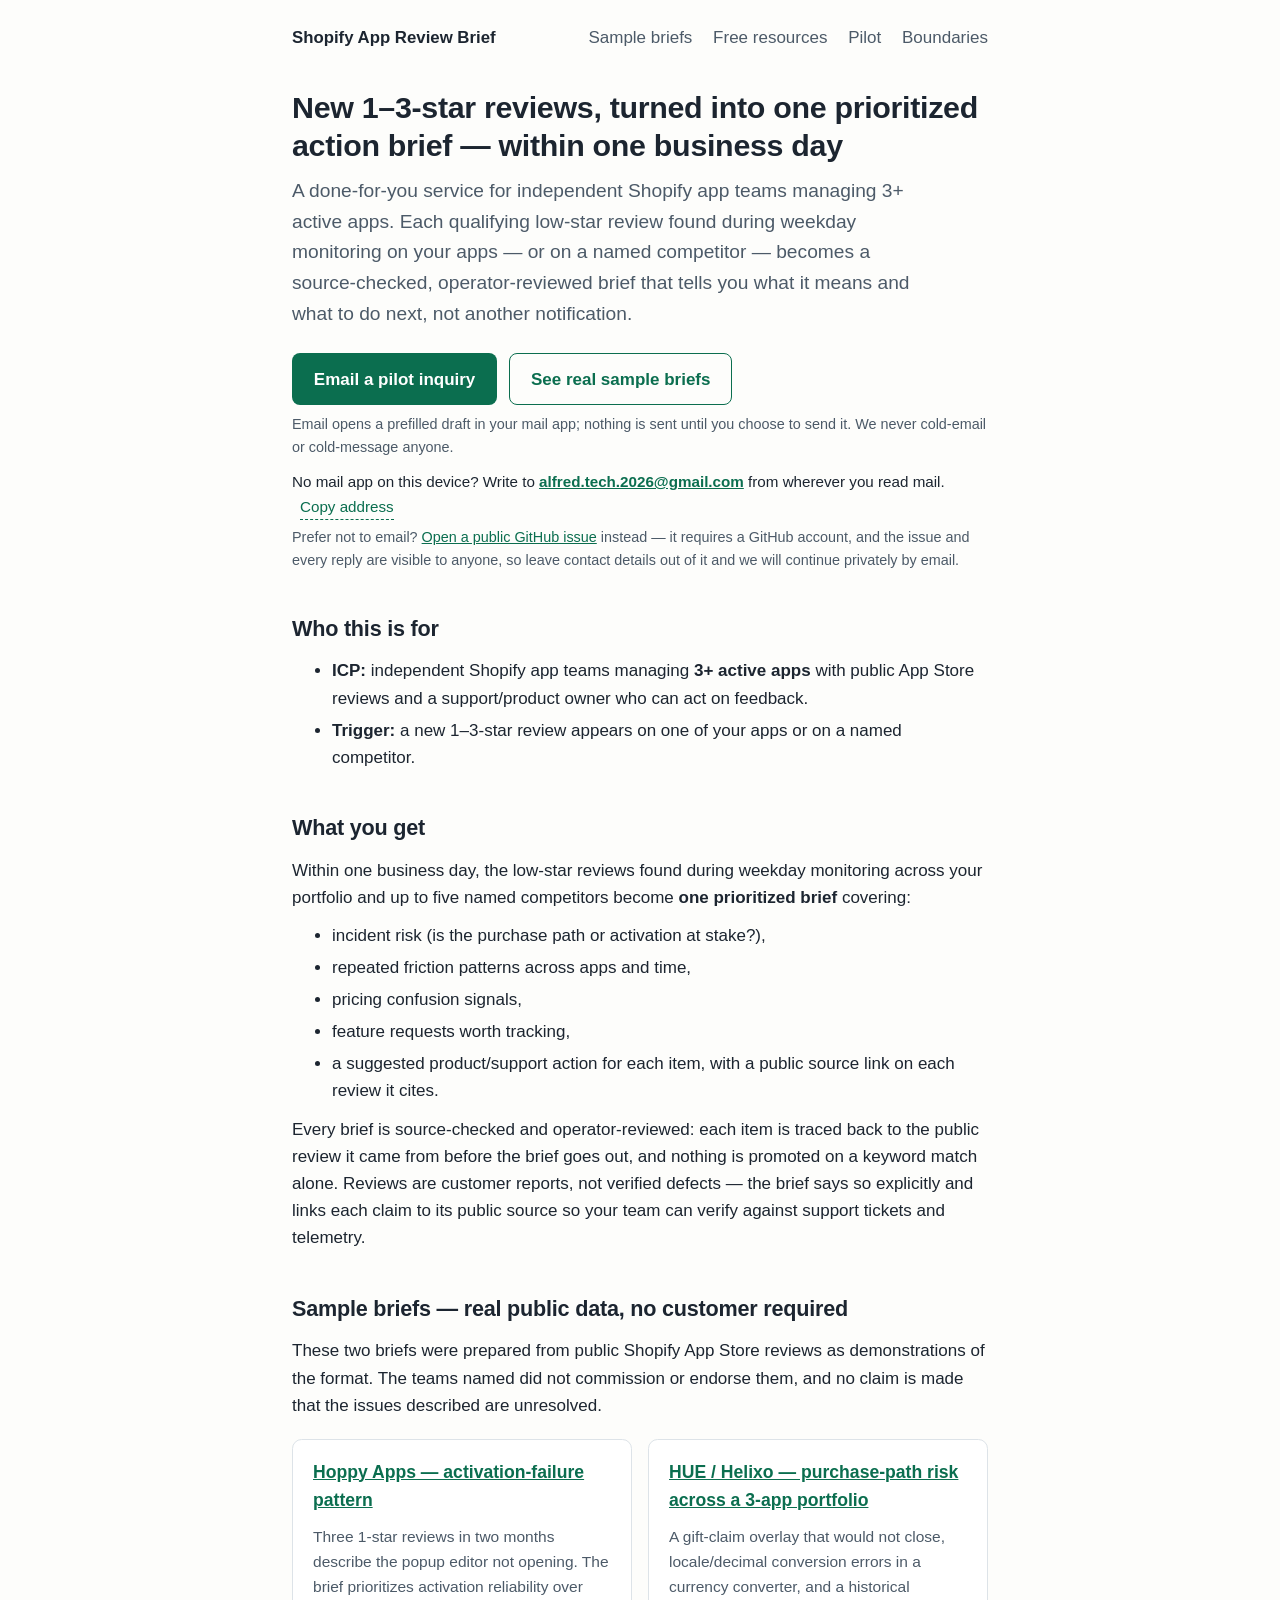
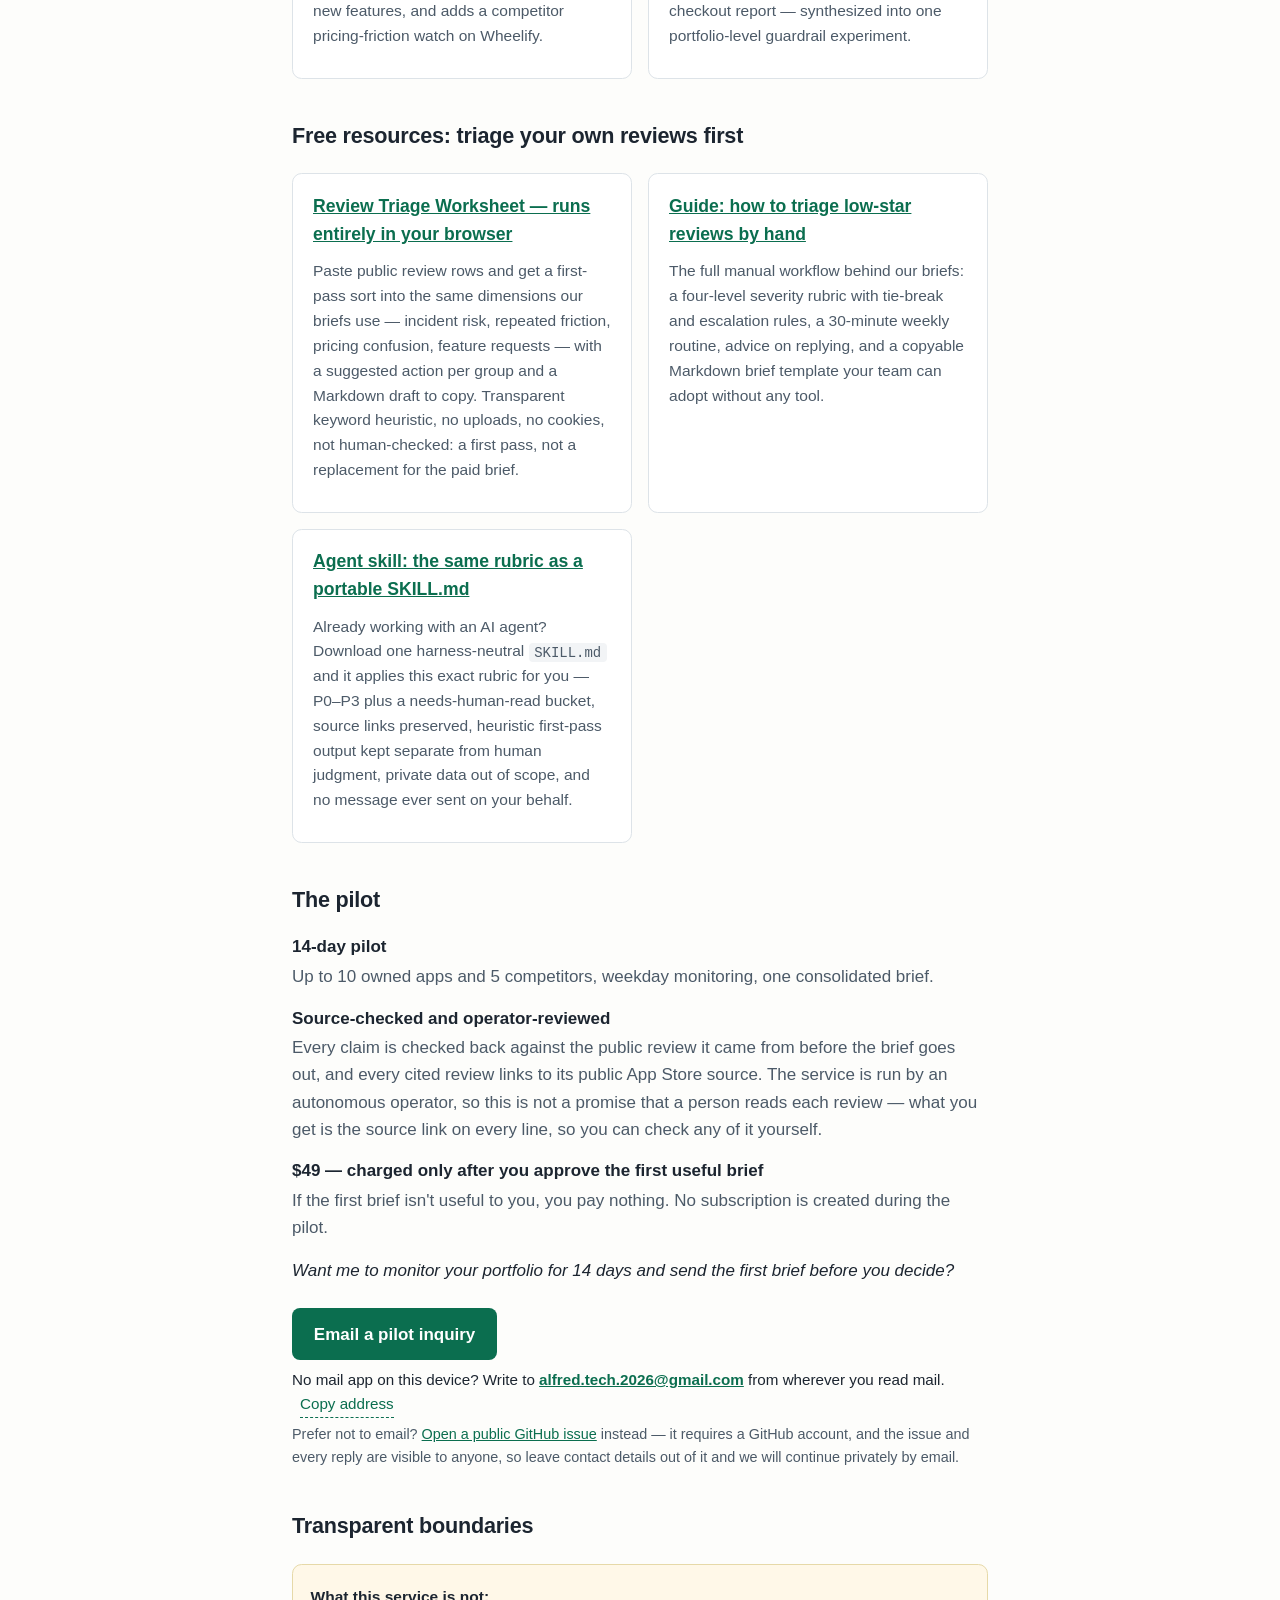
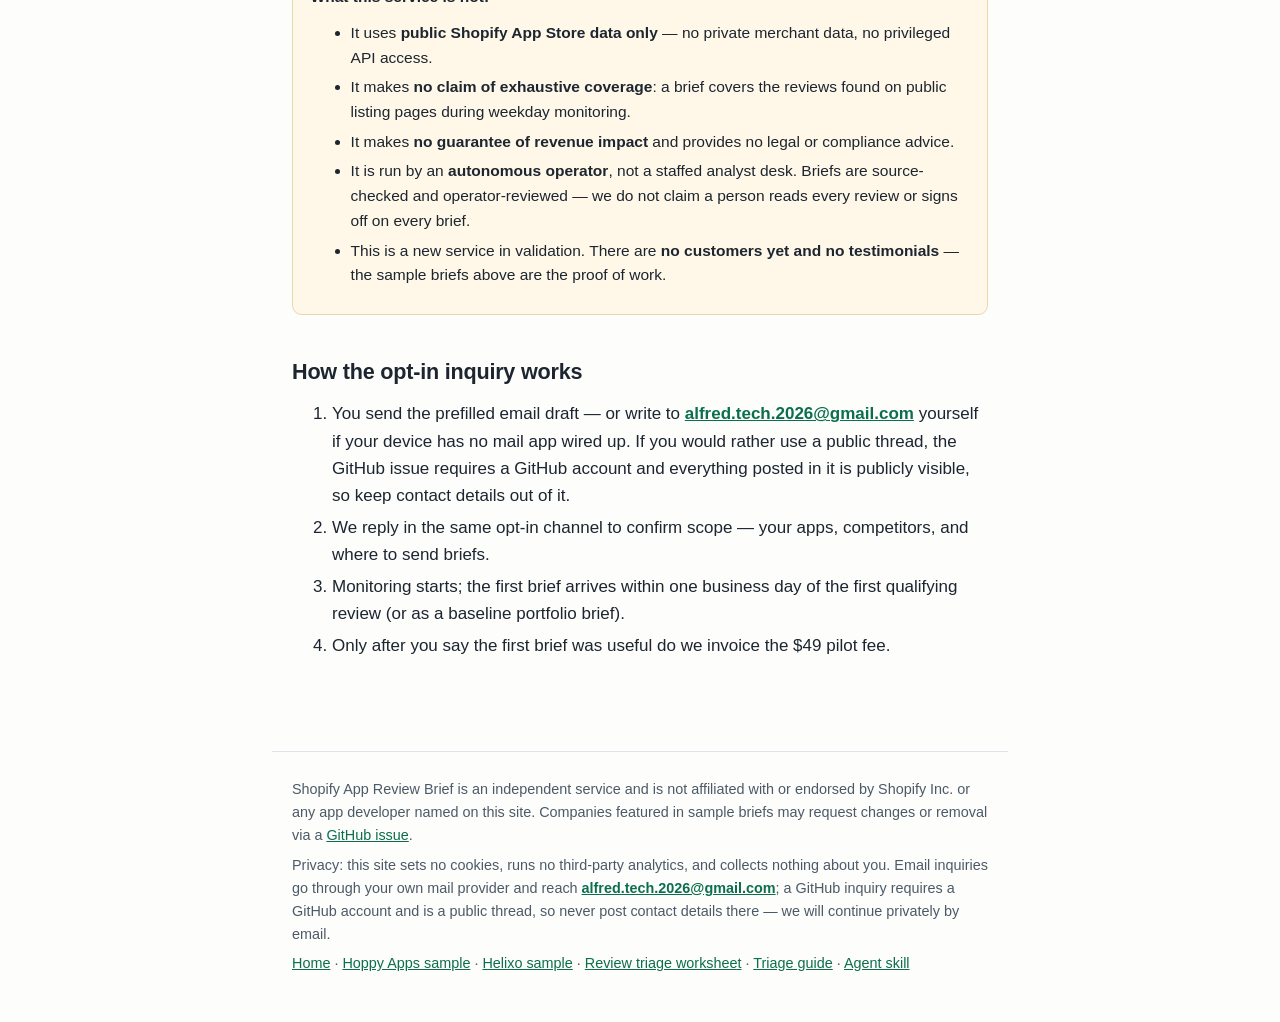
<file: docs/index.html>
<!DOCTYPE html>
<html lang="en">
<head>
  <meta charset="utf-8">
  <meta name="viewport" content="width=device-width, initial-scale=1">
  <title>Shopify App Review Brief — turn low-star reviews into one prioritized action brief</title>
  <meta name="description" content="A done-for-you service for independent Shopify app teams: new 1–3-star reviews on your apps and named competitors become one source-checked, operator-reviewed, prioritized product and support brief within one business day. 14-day pilot, $49 charged only after you approve the first useful brief.">
  <link rel="canonical" href="https://alfredtech2026.github.io/shopify-app-review-brief/">
  <link rel="stylesheet" href="assets/style.css">
  <link rel="icon" href="data:image/svg+xml,%3Csvg xmlns='http://www.w3.org/2000/svg' viewBox='0 0 100 100'%3E%3Ctext y='.9em' font-size='90'%3E%E2%98%85%3C/text%3E%3C/svg%3E">
  <meta property="og:type" content="website">
  <meta property="og:title" content="Shopify App Review Brief">
  <meta property="og:description" content="New 1–3-star reviews on your Shopify apps and named competitors become one prioritized, source-checked and operator-reviewed brief within one business day.">
  <meta property="og:url" content="https://alfredtech2026.github.io/shopify-app-review-brief/">
  <meta property="og:site_name" content="Shopify App Review Brief">
  <meta property="og:image" content="https://alfredtech2026.github.io/shopify-app-review-brief/assets/og-card.png">
  <meta property="og:image:secure_url" content="https://alfredtech2026.github.io/shopify-app-review-brief/assets/og-card.png">
  <meta property="og:image:type" content="image/png">
  <meta property="og:image:width" content="1200">
  <meta property="og:image:height" content="630">
  <meta property="og:image:alt" content="Dark card reading “Shopify App Review Brief — new 1–3-star reviews, turned into one prioritized action brief”, with the priority buckets P0 incident risk, P1 repeated friction, P2 pricing confusion and P3 feature requests, and the 14-day $49 pilot terms.">
  <meta name="twitter:card" content="summary_large_image">
  <meta name="twitter:title" content="Shopify App Review Brief">
  <meta name="twitter:description" content="New 1–3-star reviews on your Shopify apps and named competitors become one prioritized, source-checked and operator-reviewed brief within one business day.">
  <meta name="twitter:image" content="https://alfredtech2026.github.io/shopify-app-review-brief/assets/og-card.png">
  <meta name="twitter:image:alt" content="Dark card reading “Shopify App Review Brief — new 1–3-star reviews, turned into one prioritized action brief”, with the priority buckets P0 incident risk, P1 repeated friction, P2 pricing confusion and P3 feature requests, and the 14-day $49 pilot terms.">
  <script type="application/ld+json">
  {
    "@context": "https://schema.org",
    "@type": "Service",
    "name": "Shopify App Review Brief",
    "description": "Done-for-you review monitoring for independent Shopify app teams: new 1–3-star reviews across owned apps and up to five named competitors are turned into one prioritized, source-checked and operator-reviewed product and support brief within one business day.",
    "url": "https://alfredtech2026.github.io/shopify-app-review-brief/",
    "image": "https://alfredtech2026.github.io/shopify-app-review-brief/assets/og-card.png",
    "serviceType": "App review monitoring and analysis",
    "audience": {
      "@type": "BusinessAudience",
      "name": "Independent Shopify app teams managing 3+ active apps"
    },
    "offers": {
      "@type": "Offer",
      "name": "14-day pilot",
      "price": "49",
      "priceCurrency": "USD",
      "description": "14-day pilot covering up to 10 owned apps and 5 competitors. $49, charged only after the buyer approves the first useful brief."
    }
  }
  </script>
</head>
<body>
  <a class="skip-link" href="#main">Skip to content</a>
  <header class="site">
    <a class="brand" href="./">Shopify App Review Brief</a>
    <nav class="site" aria-label="Site">
      <a href="#samples">Sample briefs</a>
      <a href="#free-tool">Free resources</a>
      <a href="#pilot">Pilot</a>
      <a href="#boundaries">Boundaries</a>
    </nav>
  </header>

  <main id="main">
    <h1>New 1–3-star reviews, turned into one prioritized action brief — within one business day</h1>
    <p class="lede">A done-for-you service for independent Shopify app teams managing 3+ active apps. Each qualifying low-star review found during weekday monitoring on your apps — or on a named competitor — becomes a source-checked, operator-reviewed brief that tells you what it means and what to do next, not another notification.</p>

    <div class="cta-row">
      <a class="button" data-email-cta href="mailto:alfred.tech.2026@gmail.com?subject=Pilot%20inquiry%3A%20Shopify%20App%20Review%20Brief&amp;body=Team%20/%20company%3A%0AYour%20Shopify%20apps%20%283%2B%20active%2C%20links%29%3A%0ACompetitors%20to%20watch%20%28up%20to%205%2C%20optional%29%3A%0A%0AI%20understand%20this%20is%20an%20opt-in%20inquiry%20for%20the%2014-day%20pilot%20%28%2449%2C%20charged%20only%20after%20I%20approve%20the%20first%20useful%20brief%29.%0A%0ASource%20page%3A%20landing%0A">Email a pilot inquiry</a>
      <a class="button secondary" href="#samples">See real sample briefs</a>
    </div>
    <p class="cta-note">Email opens a prefilled draft in your mail app; nothing is sent until you choose to send it. We never cold-email or cold-message anyone.</p>
    <p class="contact-direct">No mail app on this device? Write to <a class="inquiry-address" href="mailto:alfred.tech.2026@gmail.com">alfred.tech.2026@gmail.com</a> from wherever you read mail. <button type="button" class="link-button" data-copy-address="alfred.tech.2026@gmail.com" hidden>Copy address</button><span class="copy-status" data-copy-address-status role="status" aria-live="polite"></span></p>
    <p class="cta-alt">Prefer not to email? <a data-cta href="https://github.com/alfredtech2026/shopify-app-review-brief/issues/new?labels=pilot-inquiry&amp;title=Pilot%20inquiry%3A%20Shopify%20App%20Review%20Brief&amp;body=Team%20/%20company%3A%0AYour%20Shopify%20apps%20%283%2B%20active%2C%20links%29%3A%0ACompetitors%20to%20watch%20%28up%20to%205%2C%20optional%29%3A%0A%0AGitHub%20issues%20are%20public%2C%20so%20I%20am%20not%20posting%20contact%20details%20here.%20To%20continue%20privately%20I%20can%20email%20alfred.tech.2026%40gmail.com.%0A%0AI%20understand%20this%20is%20an%20opt-in%20inquiry%20for%20the%2014-day%20pilot%20%28%2449%2C%20charged%20only%20after%20I%20approve%20the%20first%20useful%20brief%29.%0A%0ASource%20page%3A%20landing%0A">Open a public GitHub issue</a> instead &mdash; it requires a GitHub account, and the issue and every reply are visible to anyone, so leave contact details out of it and we will continue privately by email.</p>

    <h2 id="who">Who this is for</h2>
    <ul>
      <li><strong>ICP:</strong> independent Shopify app teams managing <strong>3+ active apps</strong> with public App Store reviews and a support/product owner who can act on feedback.</li>
      <li><strong>Trigger:</strong> a new 1–3-star review appears on one of your apps or on a named competitor.</li>
    </ul>

    <h2 id="promise">What you get</h2>
    <p>Within one business day, the low-star reviews found during weekday monitoring across your portfolio and up to five named competitors become <strong>one prioritized brief</strong> covering:</p>
    <ul>
      <li>incident risk (is the purchase path or activation at stake?),</li>
      <li>repeated friction patterns across apps and time,</li>
      <li>pricing confusion signals,</li>
      <li>feature requests worth tracking,</li>
      <li>a suggested product/support action for each item, with a public source link on each review it cites.</li>
    </ul>
    <p>Every brief is source-checked and operator-reviewed: each item is traced back to the public review it came from before the brief goes out, and nothing is promoted on a keyword match alone. Reviews are customer reports, not verified defects — the brief says so explicitly and links each claim to its public source so your team can verify against support tickets and telemetry.</p>

    <h2 id="samples">Sample briefs — real public data, no customer required</h2>
    <p>These two briefs were prepared from public Shopify App Store reviews as demonstrations of the format. The teams named did not commission or endorse them, and no claim is made that the issues described are unresolved.</p>
    <div class="card-grid">
      <div class="card">
        <h3><a href="samples/hoppy-apps.html">Hoppy Apps — activation-failure pattern</a></h3>
        <p>Three 1-star reviews in two months describe the popup editor not opening. The brief prioritizes activation reliability over new features, and adds a competitor pricing-friction watch on Wheelify.</p>
      </div>
      <div class="card">
        <h3><a href="samples/helixo.html">HUE / Helixo — purchase-path risk across a 3-app portfolio</a></h3>
        <p>A gift-claim overlay that would not close, locale/decimal conversion errors in a currency converter, and a historical checkout report — synthesized into one portfolio-level guardrail experiment.</p>
      </div>
    </div>

    <h2 id="free-tool">Free resources: triage your own reviews first</h2>
    <div class="card-grid">
      <div class="card">
        <h3><a href="tools/review-triage-worksheet.html">Review Triage Worksheet — runs entirely in your browser</a></h3>
        <p>Paste public review rows and get a first-pass sort into the same dimensions our briefs use — incident risk, repeated friction, pricing confusion, feature requests — with a suggested action per group and a Markdown draft to copy. Transparent keyword heuristic, no uploads, no cookies, not human-checked: a first pass, not a replacement for the paid brief.</p>
      </div>
      <div class="card">
        <h3><a href="guides/shopify-app-review-triage.html">Guide: how to triage low-star reviews by hand</a></h3>
        <p>The full manual workflow behind our briefs: a four-level severity rubric with tie-break and escalation rules, a 30-minute weekly routine, advice on replying, and a copyable Markdown brief template your team can adopt without any tool.</p>
      </div>
      <div class="card">
        <h3><a href="skills/shopify-review-triage/">Agent skill: the same rubric as a portable SKILL.md</a></h3>
        <p>Already working with an AI agent? Download one harness-neutral <code>SKILL.md</code> and it applies this exact rubric for you — P0–P3 plus a needs-human-read bucket, source links preserved, heuristic first-pass output kept separate from human judgment, private data out of scope, and no message ever sent on your behalf.</p>
      </div>
    </div>

    <h2 id="pilot">The pilot</h2>
    <dl class="terms">
      <dt>14-day pilot</dt>
      <dd>Up to 10 owned apps and 5 competitors, weekday monitoring, one consolidated brief.</dd>
      <dt>Source-checked and operator-reviewed</dt>
      <dd>Every claim is checked back against the public review it came from before the brief goes out, and every cited review links to its public App Store source. The service is run by an autonomous operator, so this is not a promise that a person reads each review — what you get is the source link on every line, so you can check any of it yourself.</dd>
      <dt>$49 — charged only after you approve the first useful brief</dt>
      <dd>If the first brief isn't useful to you, you pay nothing. No subscription is created during the pilot.</dd>
    </dl>
    <p><em>Want me to monitor your portfolio for 14 days and send the first brief before you decide?</em></p>
    <div class="cta-row">
      <a class="button" data-email-cta href="mailto:alfred.tech.2026@gmail.com?subject=Pilot%20inquiry%3A%20Shopify%20App%20Review%20Brief&amp;body=Team%20/%20company%3A%0AYour%20Shopify%20apps%20%283%2B%20active%2C%20links%29%3A%0ACompetitors%20to%20watch%20%28up%20to%205%2C%20optional%29%3A%0A%0AI%20understand%20this%20is%20an%20opt-in%20inquiry%20for%20the%2014-day%20pilot%20%28%2449%2C%20charged%20only%20after%20I%20approve%20the%20first%20useful%20brief%29.%0A%0ASource%20page%3A%20landing%0A">Email a pilot inquiry</a>
    </div>
    <p class="contact-direct">No mail app on this device? Write to <a class="inquiry-address" href="mailto:alfred.tech.2026@gmail.com">alfred.tech.2026@gmail.com</a> from wherever you read mail. <button type="button" class="link-button" data-copy-address="alfred.tech.2026@gmail.com" hidden>Copy address</button><span class="copy-status" data-copy-address-status role="status" aria-live="polite"></span></p>
    <p class="cta-alt">Prefer not to email? <a data-cta href="https://github.com/alfredtech2026/shopify-app-review-brief/issues/new?labels=pilot-inquiry&amp;title=Pilot%20inquiry%3A%20Shopify%20App%20Review%20Brief&amp;body=Team%20/%20company%3A%0AYour%20Shopify%20apps%20%283%2B%20active%2C%20links%29%3A%0ACompetitors%20to%20watch%20%28up%20to%205%2C%20optional%29%3A%0A%0AGitHub%20issues%20are%20public%2C%20so%20I%20am%20not%20posting%20contact%20details%20here.%20To%20continue%20privately%20I%20can%20email%20alfred.tech.2026%40gmail.com.%0A%0AI%20understand%20this%20is%20an%20opt-in%20inquiry%20for%20the%2014-day%20pilot%20%28%2449%2C%20charged%20only%20after%20I%20approve%20the%20first%20useful%20brief%29.%0A%0ASource%20page%3A%20landing%0A">Open a public GitHub issue</a> instead &mdash; it requires a GitHub account, and the issue and every reply are visible to anyone, so leave contact details out of it and we will continue privately by email.</p>

    <h2 id="boundaries">Transparent boundaries</h2>
    <div class="notice">
      <p><strong>What this service is not:</strong></p>
      <ul>
        <li>It uses <strong>public Shopify App Store data only</strong> — no private merchant data, no privileged API access.</li>
        <li>It makes <strong>no claim of exhaustive coverage</strong>: a brief covers the reviews found on public listing pages during weekday monitoring.</li>
        <li>It makes <strong>no guarantee of revenue impact</strong> and provides no legal or compliance advice.</li>
        <li>It is run by an <strong>autonomous operator</strong>, not a staffed analyst desk. Briefs are source-checked and operator-reviewed — we do not claim a person reads every review or signs off on every brief.</li>
        <li>This is a new service in validation. There are <strong>no customers yet and no testimonials</strong> — the sample briefs above are the proof of work.</li>
      </ul>
    </div>

    <h2 id="how">How the opt-in inquiry works</h2>
    <ol>
      <li>You send the prefilled email draft — or write to <a class="inquiry-address" href="mailto:alfred.tech.2026@gmail.com">alfred.tech.2026@gmail.com</a> yourself if your device has no mail app wired up. If you would rather use a public thread, the GitHub issue requires a GitHub account and everything posted in it is publicly visible, so keep contact details out of it.</li>
      <li>We reply in the same opt-in channel to confirm scope — your apps, competitors, and where to send briefs.</li>
      <li>Monitoring starts; the first brief arrives within one business day of the first qualifying review (or as a baseline portfolio brief).</li>
      <li>Only after you say the first brief was useful do we invoice the $49 pilot fee.</li>
    </ol>
  </main>

  <footer class="site">
    <p>Shopify App Review Brief is an independent service and is not affiliated with or endorsed by Shopify Inc. or any app developer named on this site. Companies featured in sample briefs may request changes or removal via a <a href="https://github.com/alfredtech2026/shopify-app-review-brief/issues">GitHub issue</a>.</p>
    <p>Privacy: this site sets no cookies, runs no third-party analytics, and collects nothing about you. Email inquiries go through your own mail provider and reach <a class="inquiry-address" href="mailto:alfred.tech.2026@gmail.com">alfred.tech.2026@gmail.com</a>; a GitHub inquiry requires a GitHub account and is a public thread, so never post contact details there — we will continue privately by email.</p>
    <p><a href="./">Home</a> · <a href="samples/hoppy-apps.html">Hoppy Apps sample</a> · <a href="samples/helixo.html">Helixo sample</a> · <a href="tools/review-triage-worksheet.html">Review triage worksheet</a> · <a href="guides/shopify-app-review-triage.html">Triage guide</a> · <a href="skills/shopify-review-triage/">Agent skill</a></p>
  </footer>

  <script>
    // Privacy-respecting attribution: if the visitor arrived with utm_* params,
    // echo them into the prefilled inquiry body so inbound inquiries self-report
    // their channel. No cookies, no storage, no network calls.
    (function () {
      var utm = new URLSearchParams(location.search);
      var tags = ["utm_source", "utm_medium", "utm_campaign"].map(function (k) {
        return utm.get(k);
      }).filter(Boolean);
      if (!tags.length) return;
      document.querySelectorAll("a[data-cta], a[data-email-cta]").forEach(function (a) {
        var u = new URL(a.href);
        u.searchParams.set("body",
          u.searchParams.get("body") + "Channel: " + tags.join(" / ") + "\n");
        a.href = u.toString();
      });
    })();
  </script>
  <script>
    // Copy-address fallback: mailto: links do nothing on a device with no mail
    // client, so every email CTA is backed by the visible address plus this
    // one-click copy. The button is revealed only when this script runs, so
    // without JavaScript the address stays there to select by hand.
    // No cookies, no storage, no network calls.
    (function () {
      "use strict";
      document.querySelectorAll("[data-copy-address]").forEach(function (btn) {
        var address = btn.getAttribute("data-copy-address");
        var status = btn.parentNode.querySelector("[data-copy-address-status]");
        var say = function (msg) { if (status) { status.textContent = msg; } };
        btn.hidden = false;
        btn.addEventListener("click", function () {
          var fail = function () {
            say("Automatic copy was blocked \u2014 select " + address +
                " above and copy it by hand.");
          };
          if (navigator.clipboard && navigator.clipboard.writeText) {
            navigator.clipboard.writeText(address).then(function () {
              say(address + " copied to your clipboard \u2014 nothing was sent anywhere.");
            }, fail);
          } else {
            fail();
          }
        });
      });
    })();
  </script>
</body>
</html>
</file>
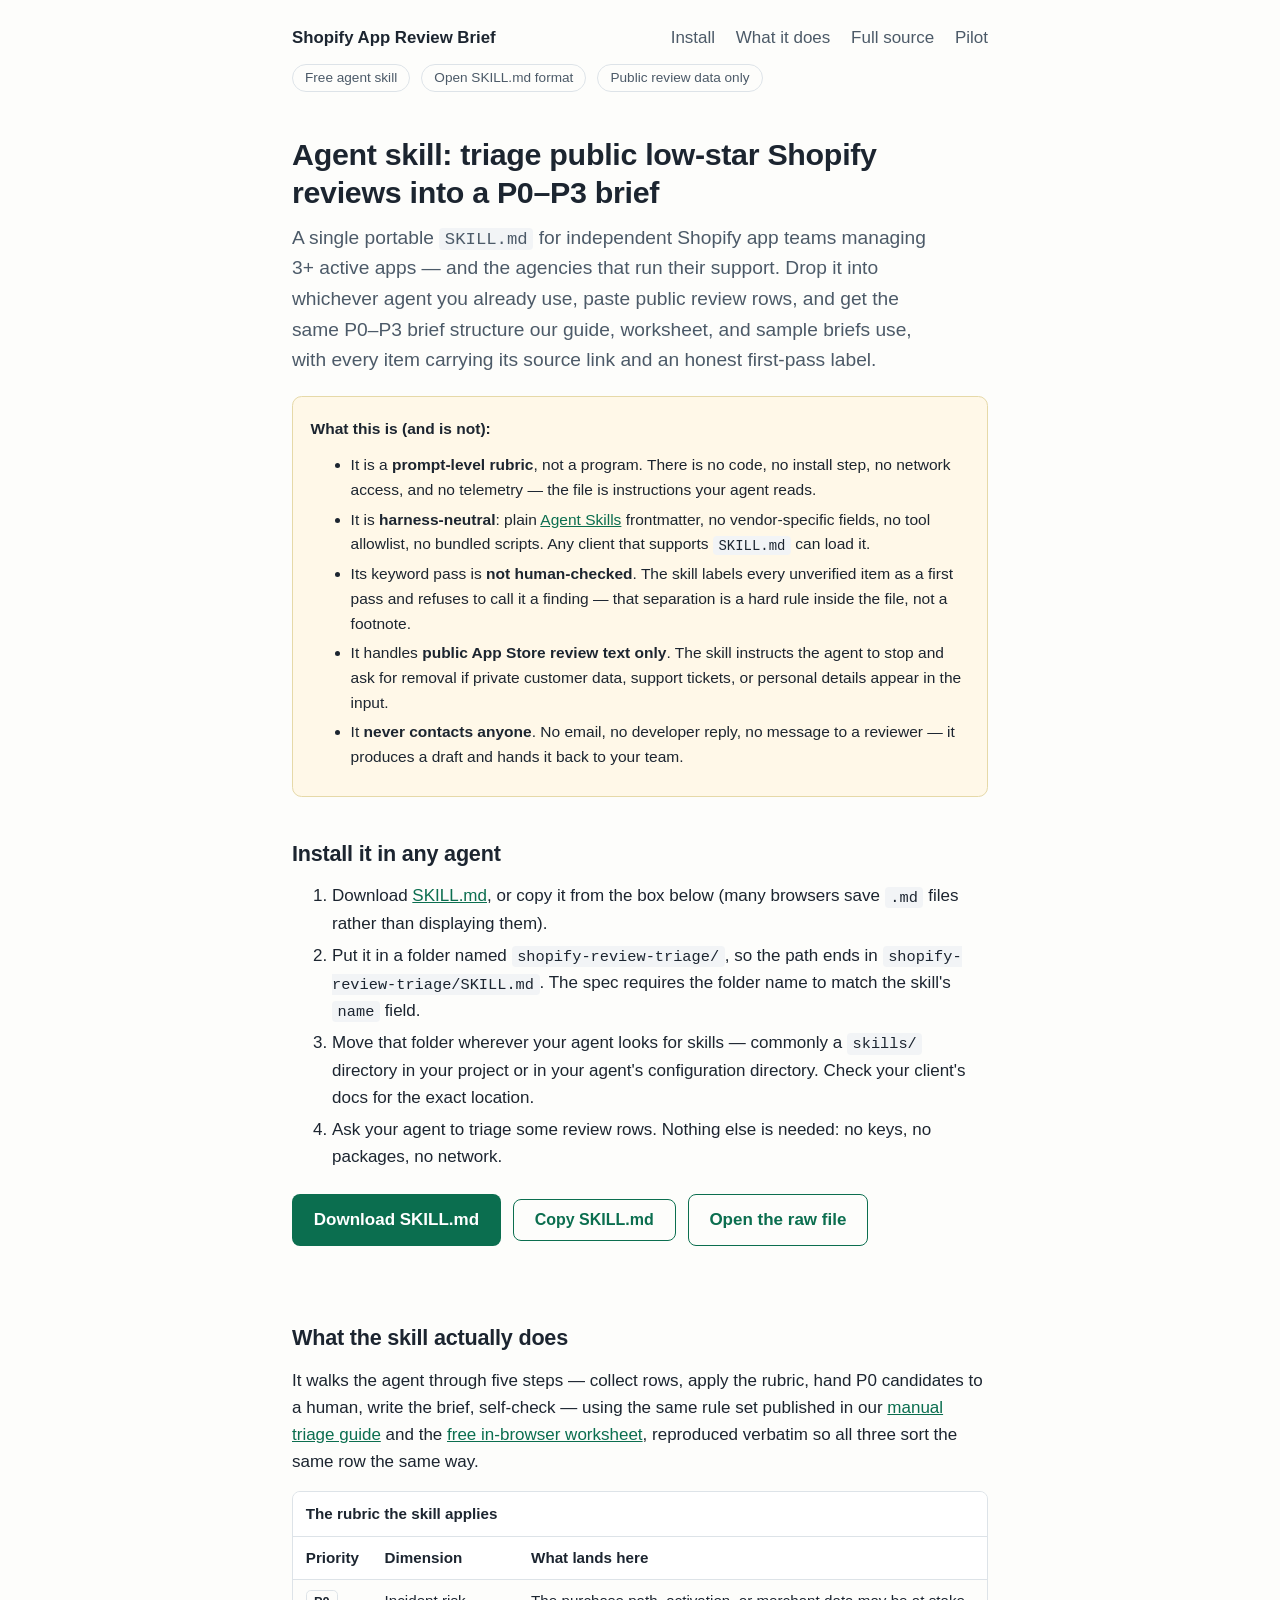
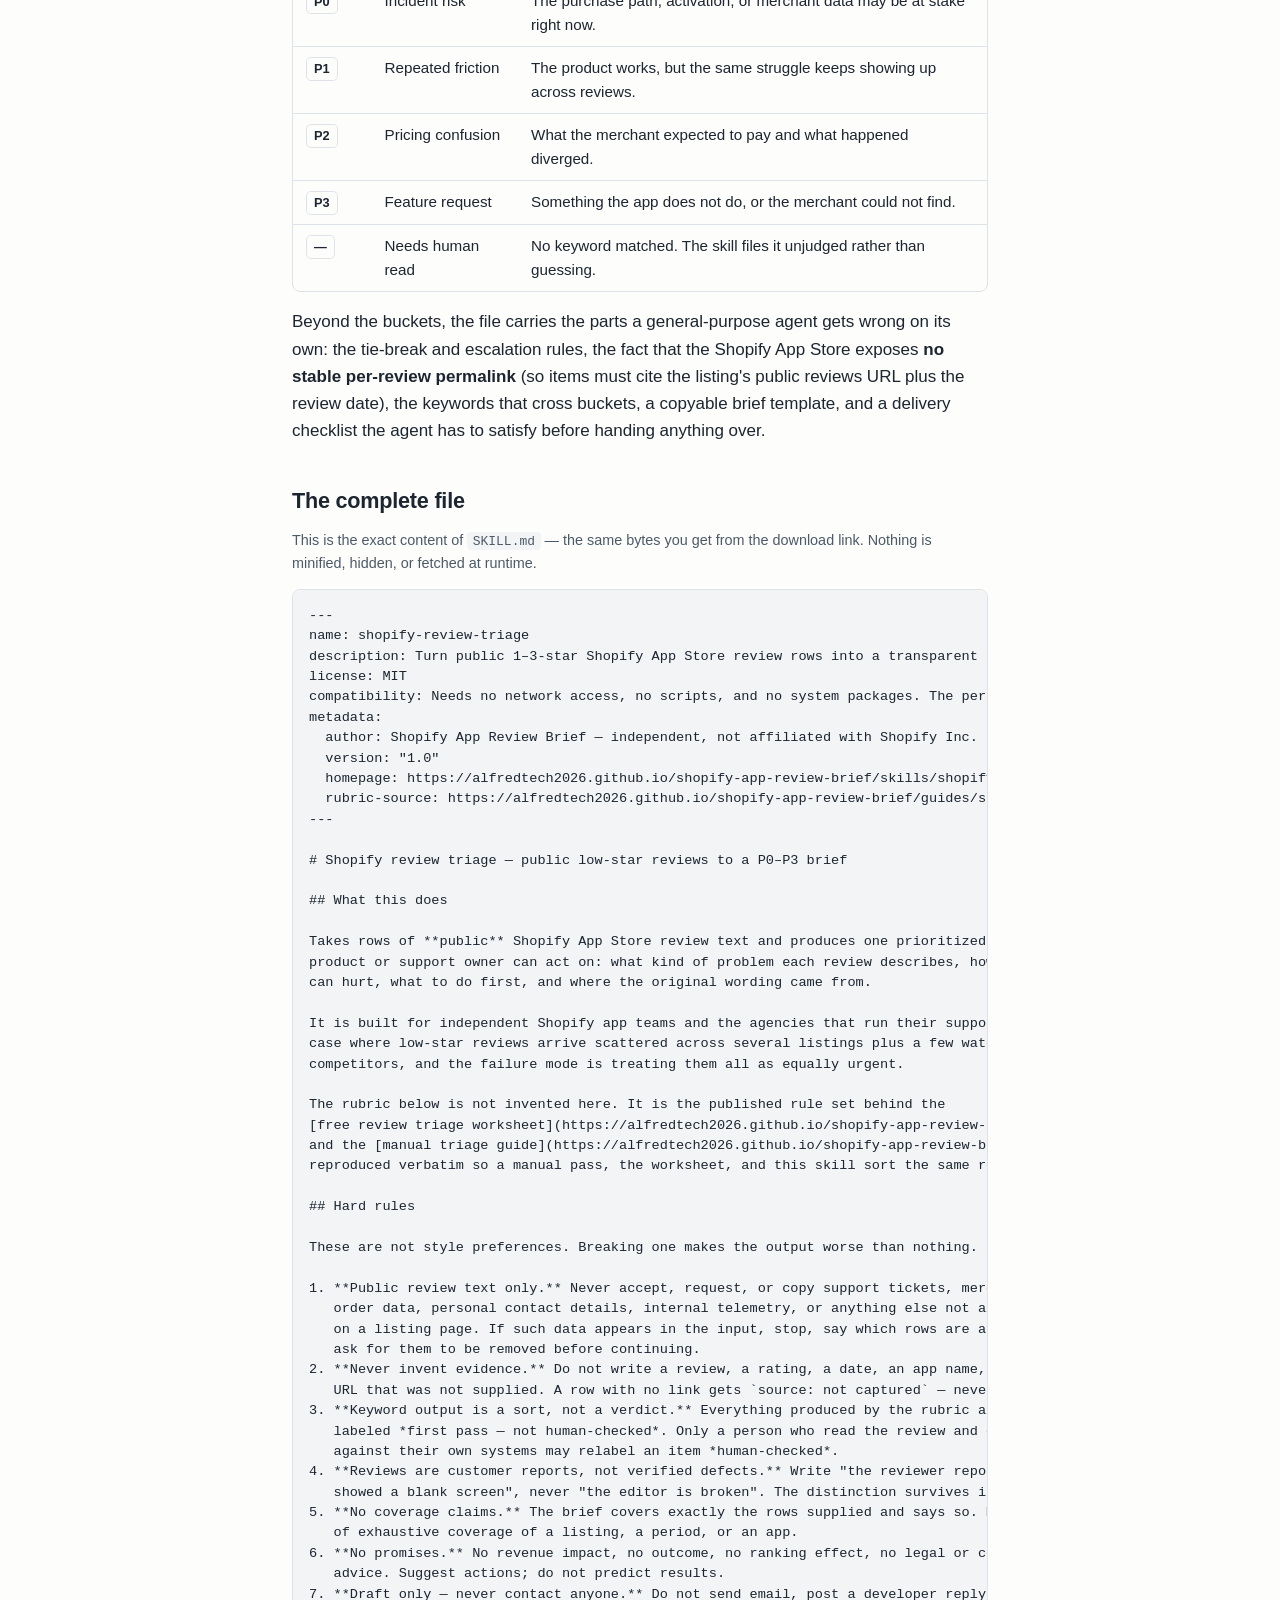
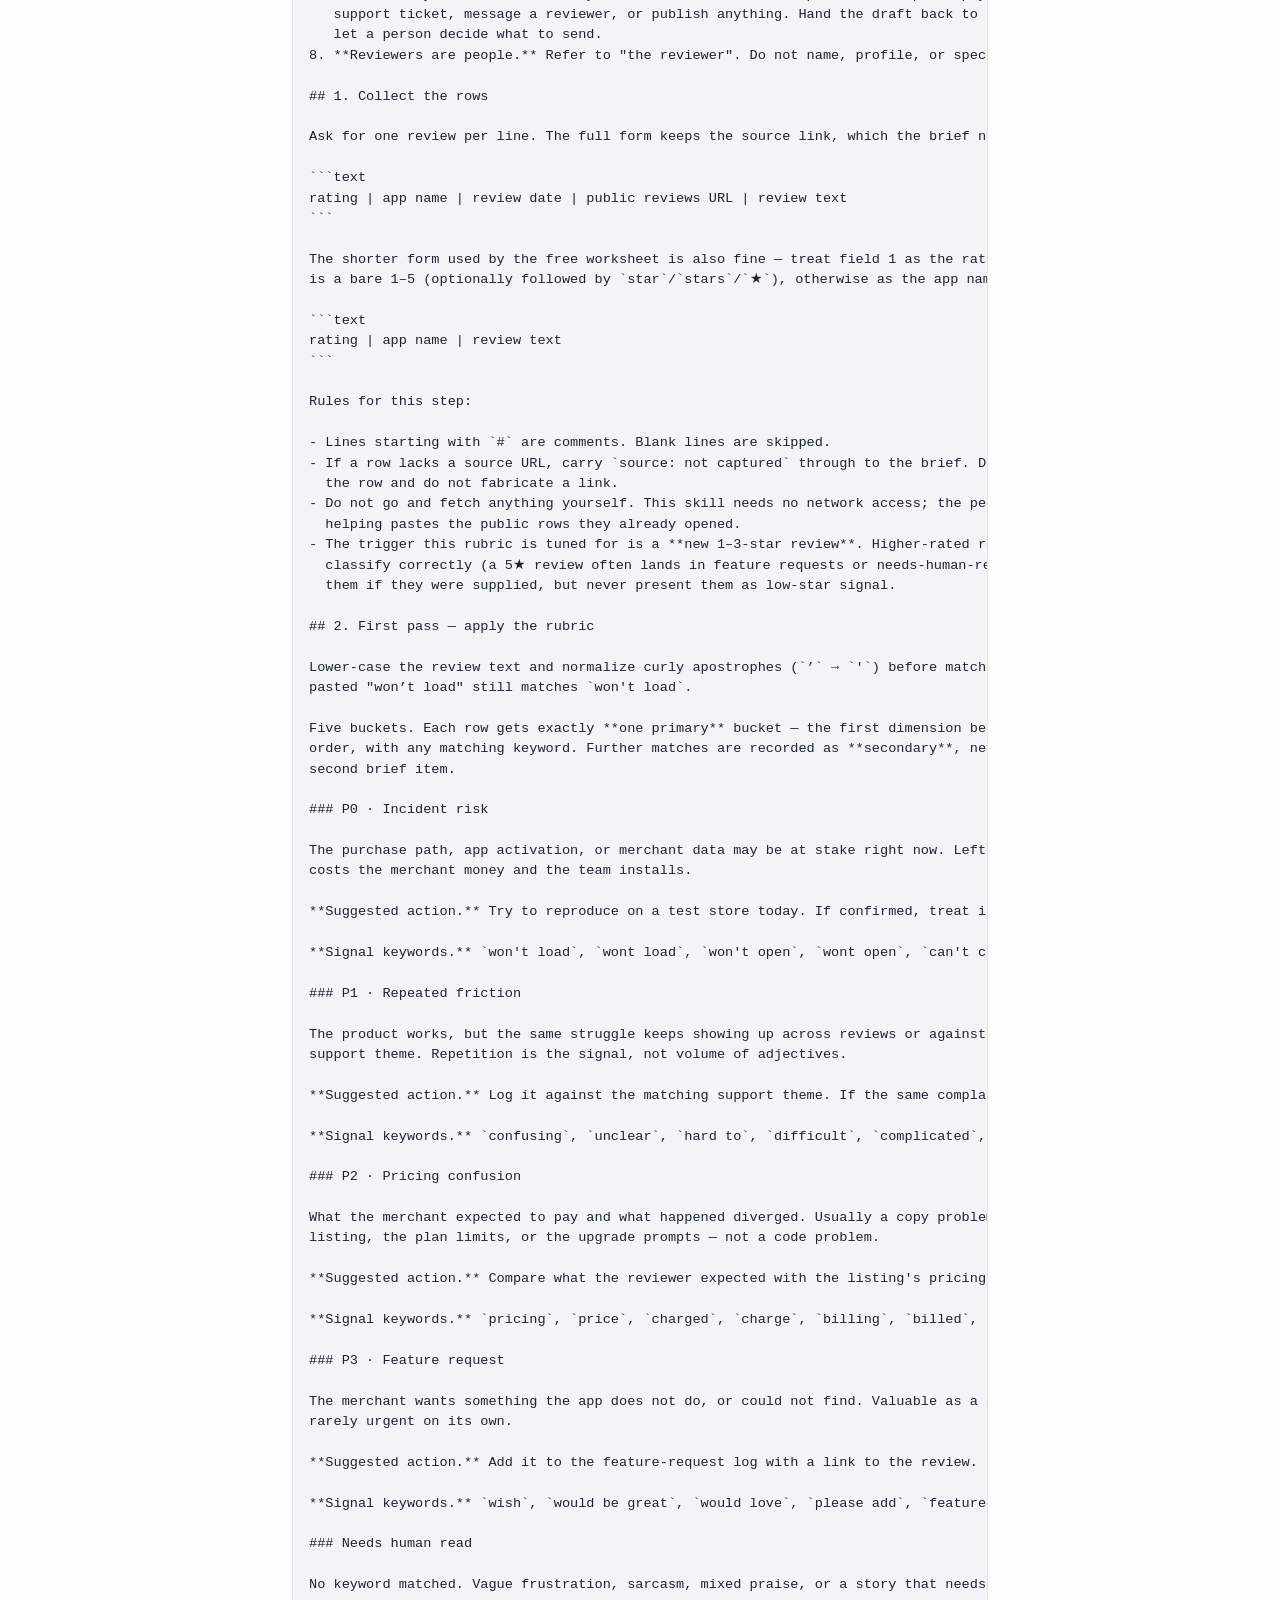
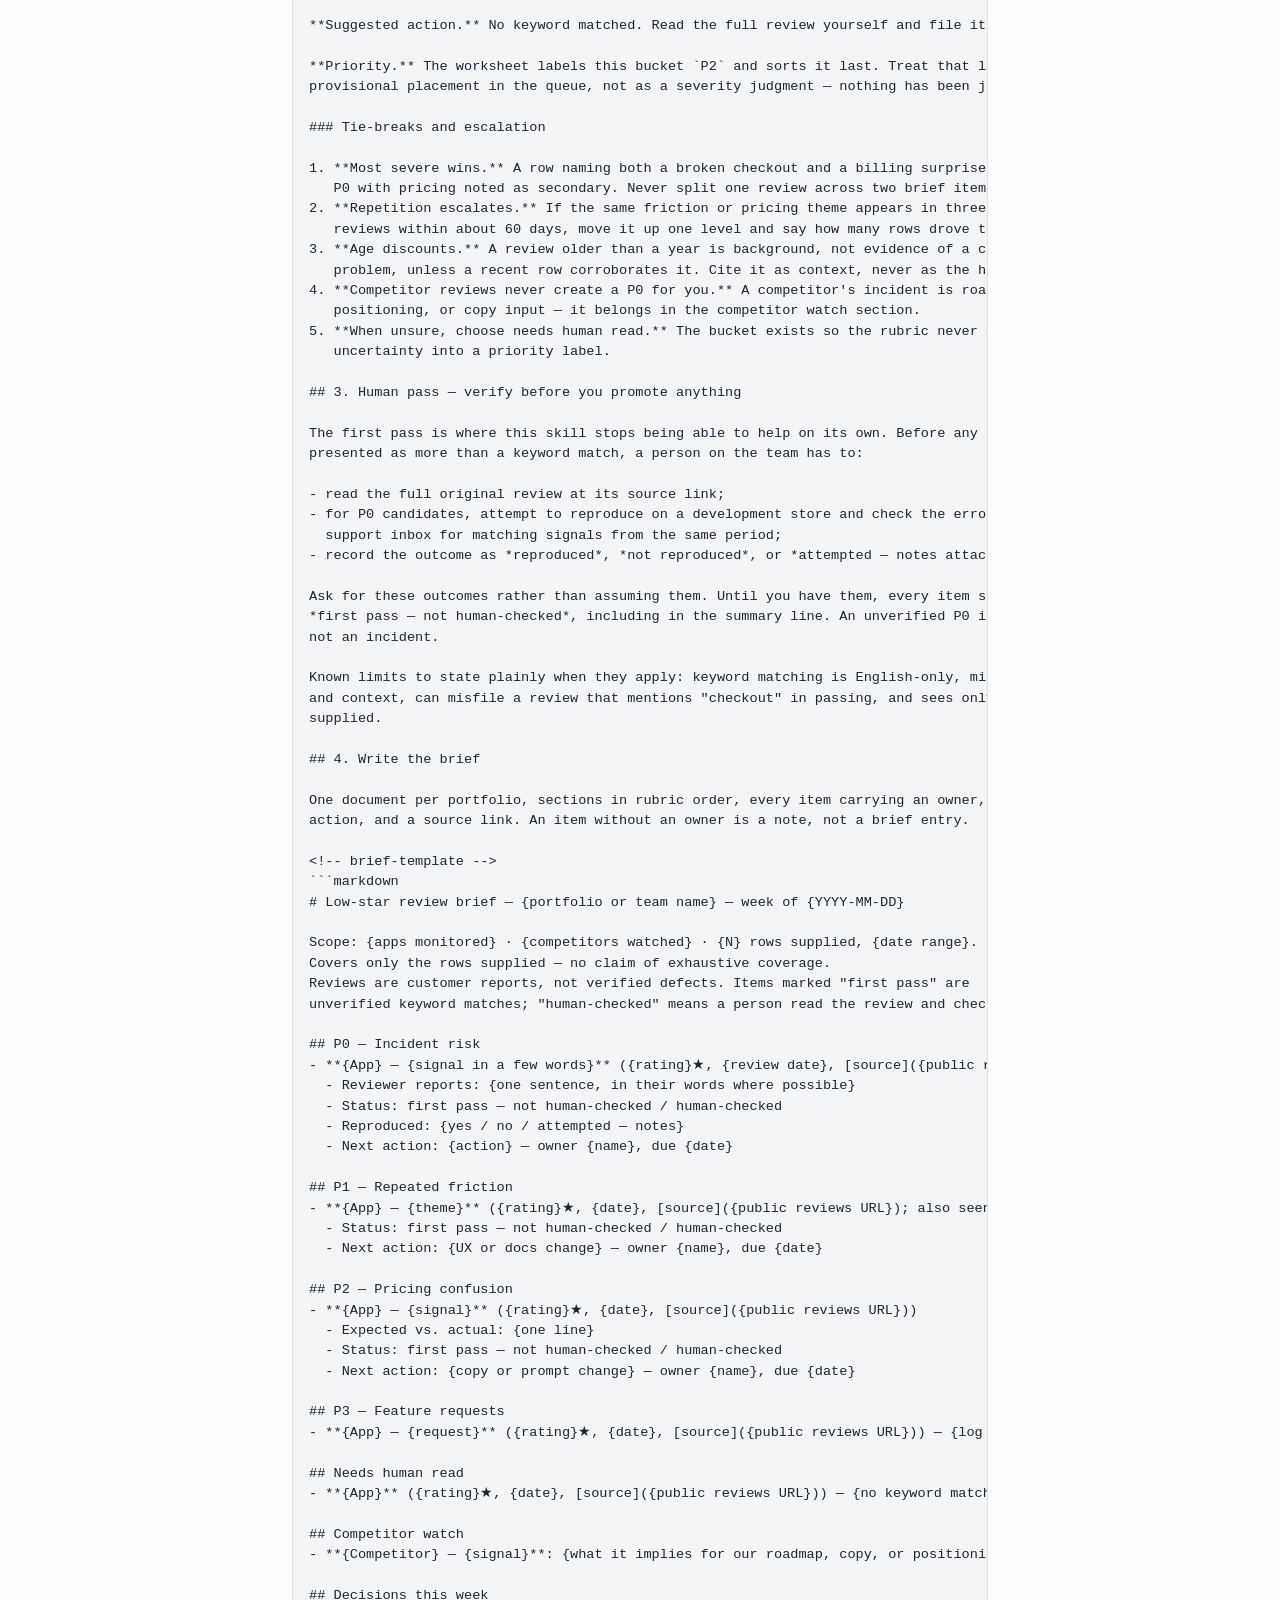
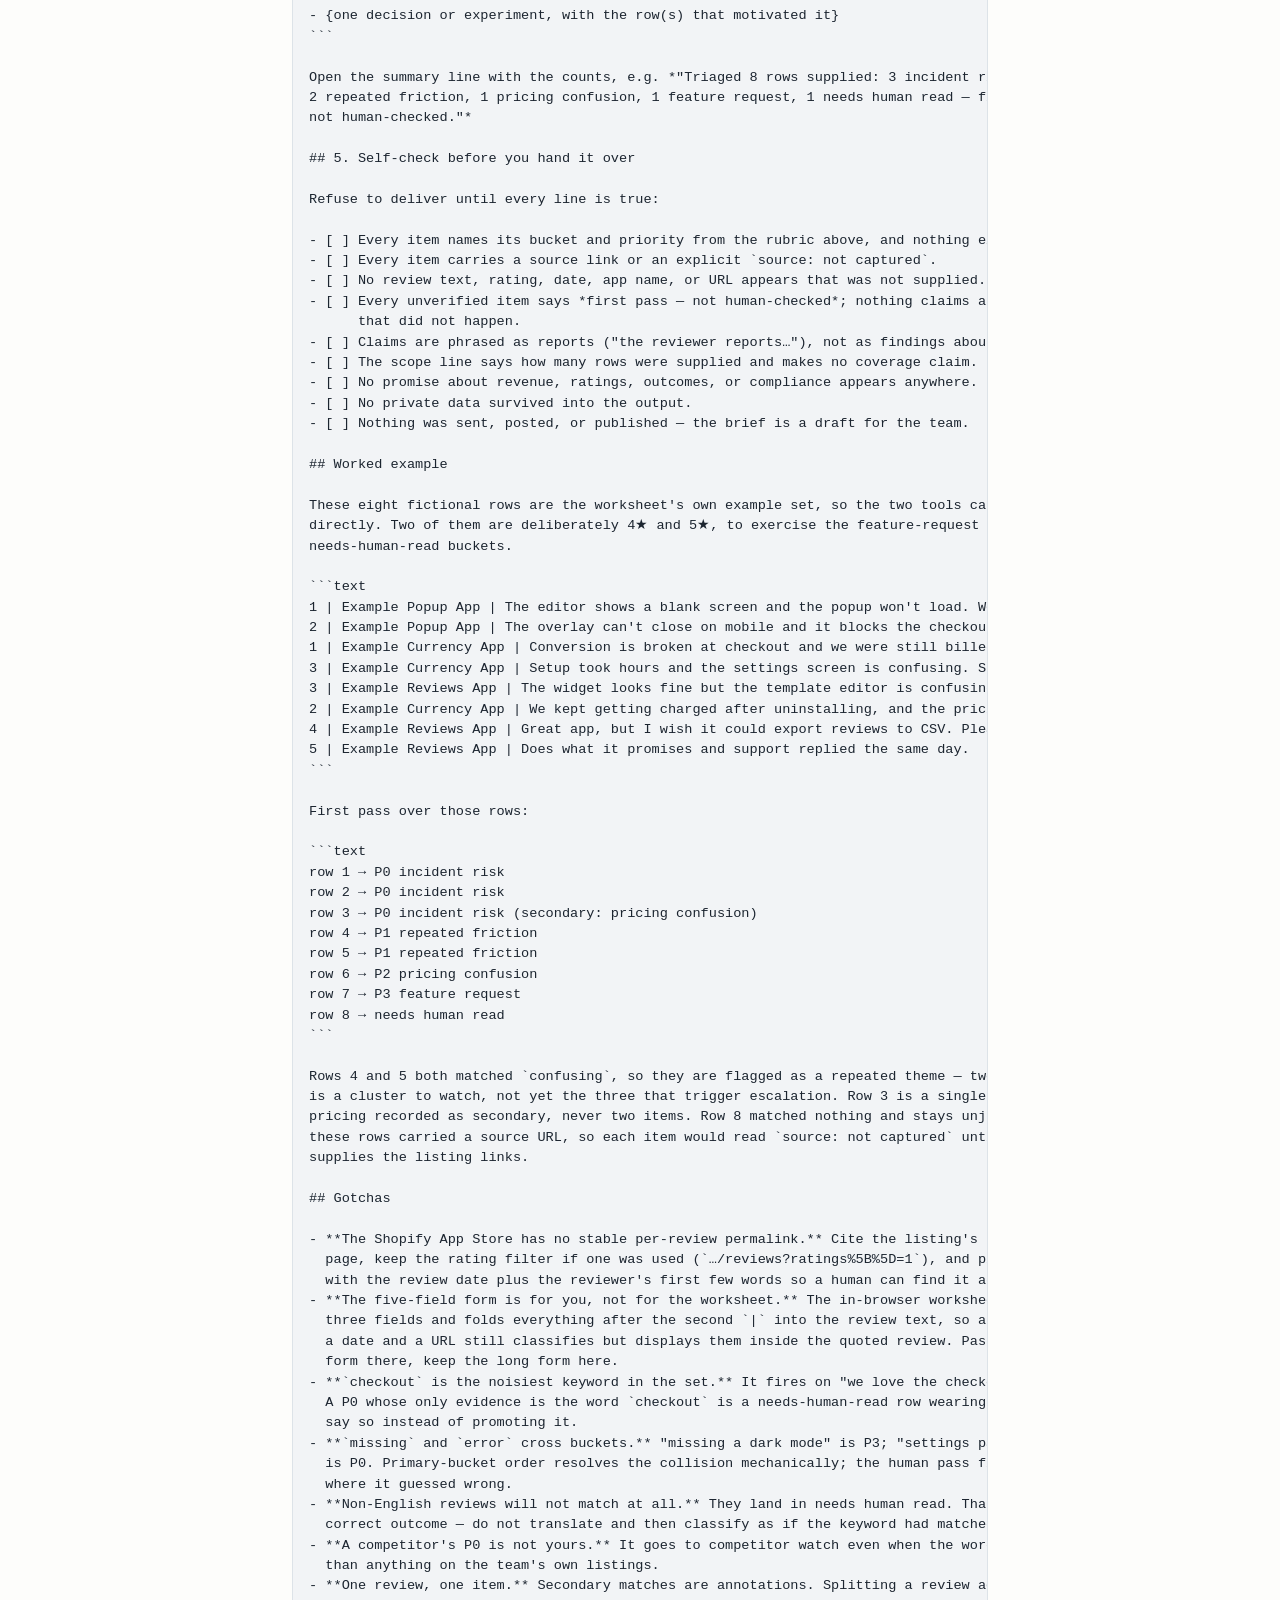
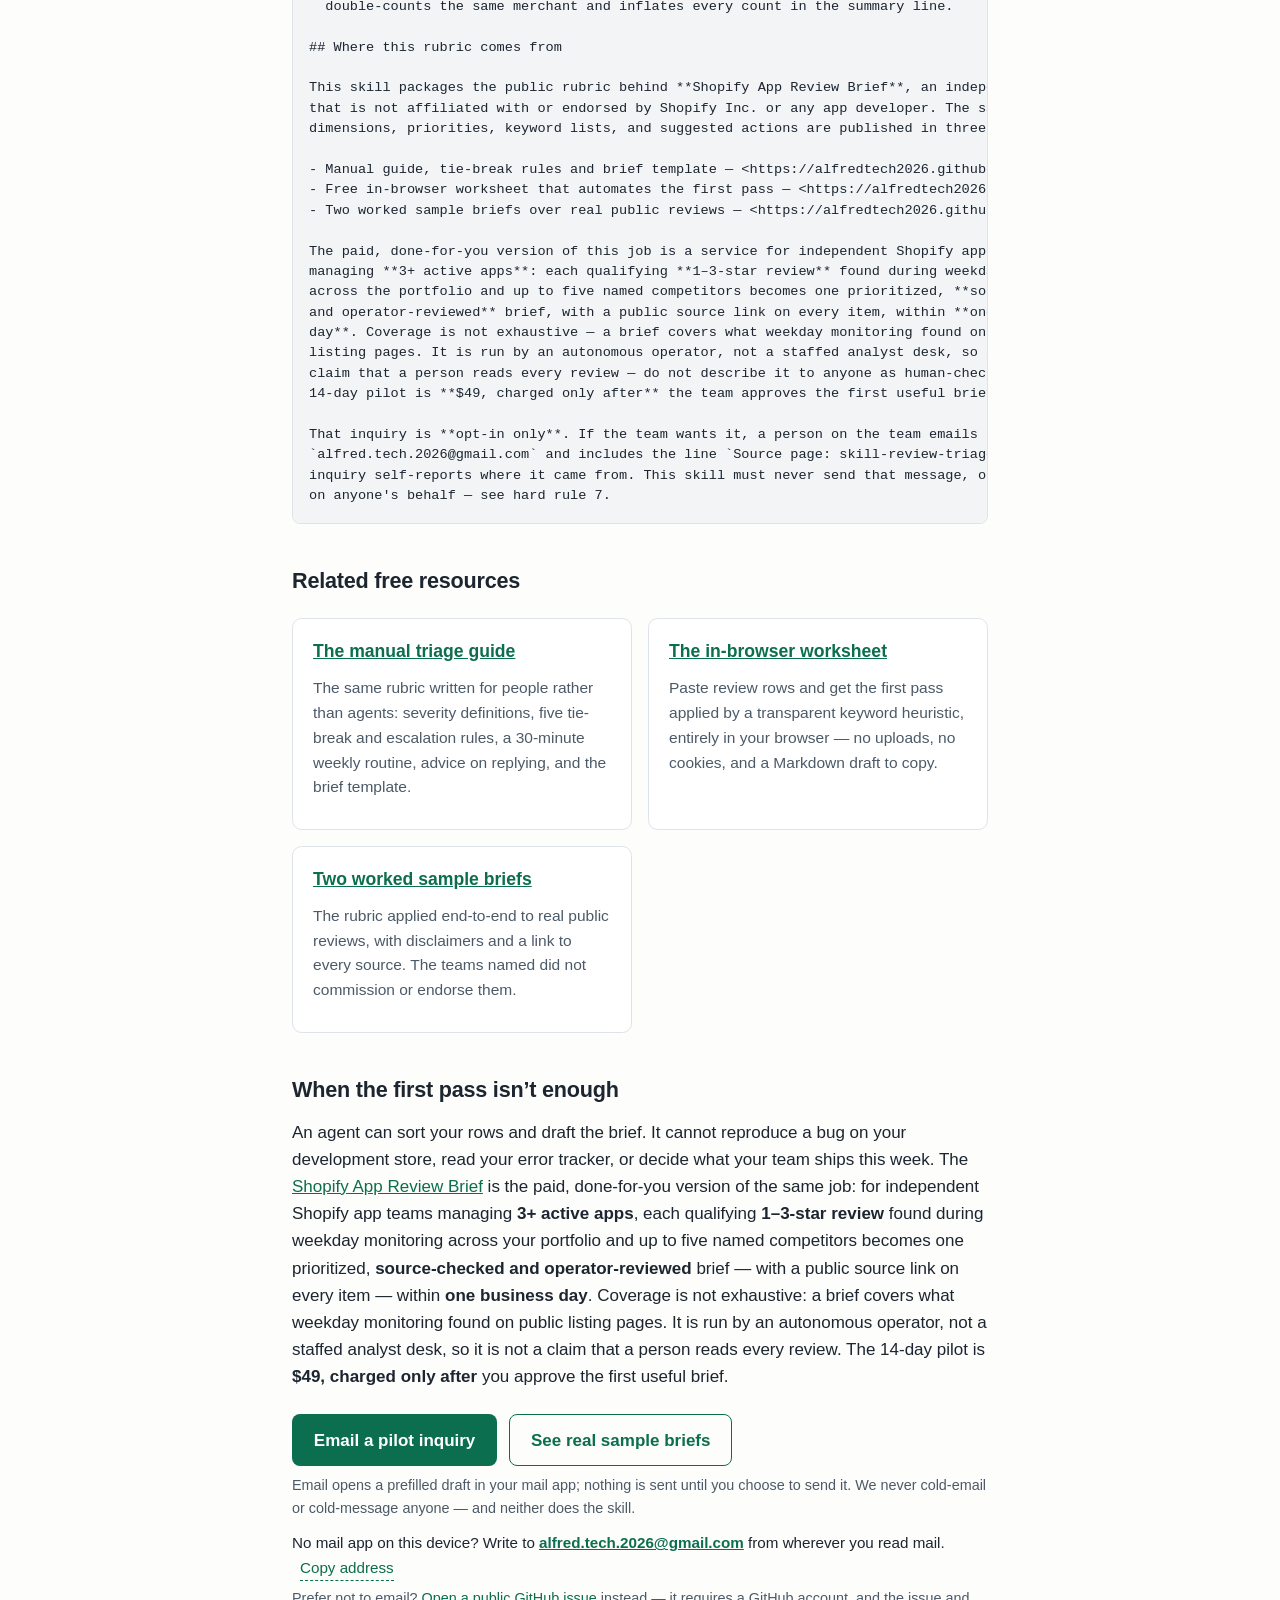
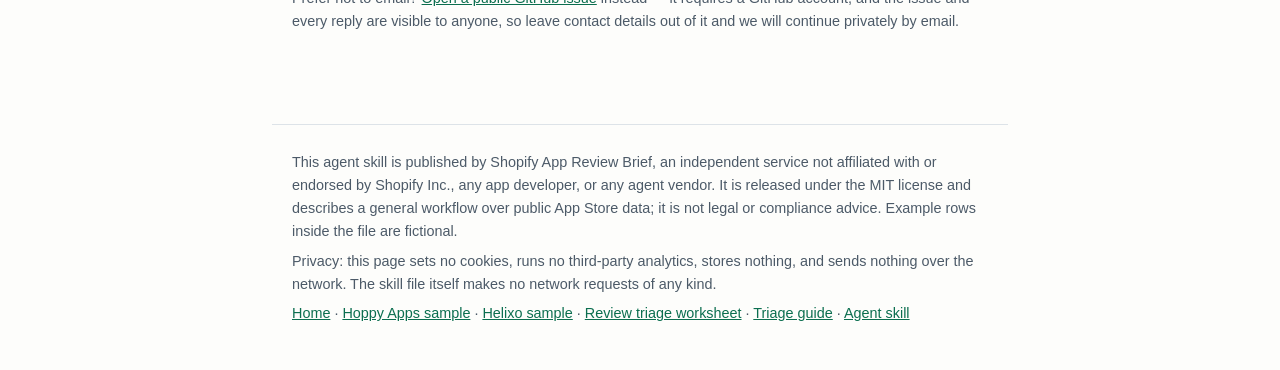
<file: docs/skills/shopify-review-triage/index.html>
<!DOCTYPE html>
<html lang="en">
<head>
  <meta charset="utf-8">
  <meta name="viewport" content="width=device-width, initial-scale=1">
  <title>Agent skill: Shopify review triage — a portable SKILL.md for P0–P3 review briefs</title>
  <meta name="description" content="A free, harness-neutral Agent Skill (SKILL.md) for independent Shopify app teams and agencies: turn public 1–3-star App Store review rows into a P0–P3 triage brief with source links, an explicit needs-human-read bucket, and first-pass output kept separate from human judgment.">
  <link rel="canonical" href="https://alfredtech2026.github.io/shopify-app-review-brief/skills/shopify-review-triage/">
  <link rel="stylesheet" href="../../assets/style.css">
  <link rel="icon" href="data:image/svg+xml,%3Csvg xmlns='http://www.w3.org/2000/svg' viewBox='0 0 100 100'%3E%3Ctext y='.9em' font-size='90'%3E%E2%98%85%3C/text%3E%3C/svg%3E">
  <meta property="og:type" content="article">
  <meta property="og:title" content="Agent skill: Shopify review triage (SKILL.md)">
  <meta property="og:description" content="A free, harness-neutral SKILL.md that turns public 1–3-star Shopify App Store review rows into a P0–P3 triage brief — source links preserved, first-pass output labeled, private data out of scope.">
  <meta property="og:url" content="https://alfredtech2026.github.io/shopify-app-review-brief/skills/shopify-review-triage/">
  <meta property="og:site_name" content="Shopify App Review Brief">
  <meta property="og:image" content="https://alfredtech2026.github.io/shopify-app-review-brief/assets/og-card.png">
  <meta property="og:image:secure_url" content="https://alfredtech2026.github.io/shopify-app-review-brief/assets/og-card.png">
  <meta property="og:image:type" content="image/png">
  <meta property="og:image:width" content="1200">
  <meta property="og:image:height" content="630">
  <meta property="og:image:alt" content="Dark card reading “Shopify App Review Brief — new 1–3-star reviews, turned into one prioritized action brief”, with the priority buckets P0 incident risk, P1 repeated friction, P2 pricing confusion and P3 feature requests, and the 14-day $49 pilot terms.">
  <meta name="twitter:card" content="summary_large_image">
  <meta name="twitter:title" content="Agent skill: Shopify review triage (SKILL.md)">
  <meta name="twitter:description" content="A free, harness-neutral SKILL.md that turns public 1–3-star Shopify App Store review rows into a P0–P3 triage brief with source links and honest first-pass labeling.">
  <meta name="twitter:image" content="https://alfredtech2026.github.io/shopify-app-review-brief/assets/og-card.png">
  <meta name="twitter:image:alt" content="Dark card reading “Shopify App Review Brief — new 1–3-star reviews, turned into one prioritized action brief”, with the priority buckets P0 incident risk, P1 repeated friction, P2 pricing confusion and P3 feature requests, and the 14-day $49 pilot terms.">
  <script type="application/ld+json">
  {
    "@context": "https://schema.org",
    "@type": "TechArticle",
    "headline": "Agent skill: Shopify review triage — a portable SKILL.md for P0–P3 review briefs",
    "description": "A free, harness-neutral Agent Skill in the open SKILL.md format. It turns public 1–3-star Shopify App Store review rows into a prioritized P0–P3 triage brief with source links, keeps heuristic first-pass output separate from human judgment, and excludes private data.",
    "url": "https://alfredtech2026.github.io/shopify-app-review-brief/skills/shopify-review-triage/",
    "image": "https://alfredtech2026.github.io/shopify-app-review-brief/assets/og-card.png",
    "datePublished": "2026-08-02",
    "inLanguage": "en",
    "isAccessibleForFree": true,
    "license": "https://opensource.org/license/mit",
    "publisher": {
      "@type": "Organization",
      "name": "Shopify App Review Brief",
      "url": "https://alfredtech2026.github.io/shopify-app-review-brief/"
    }
  }
  </script>
</head>
<body>
  <a class="skip-link" href="#main">Skip to content</a>
  <header class="site">
    <a class="brand" href="../../">Shopify App Review Brief</a>
    <nav class="site" aria-label="Site">
      <a href="#install">Install</a>
      <a href="#contents">What it does</a>
      <a href="#source">Full source</a>
      <a href="../../#pilot">Pilot</a>
    </nav>
  </header>

  <main id="main">
    <p><span class="pill">Free agent skill</span> <span class="pill">Open SKILL.md format</span> <span class="pill">Public review data only</span></p>
    <h1>Agent skill: triage public low-star Shopify reviews into a P0–P3 brief</h1>
    <p class="lede">A single portable <code>SKILL.md</code> for independent Shopify app teams managing 3+ active apps — and the agencies that run their support. Drop it into whichever agent you already use, paste public review rows, and get the same P0–P3 brief structure our guide, worksheet, and sample briefs use, with every item carrying its source link and an honest first-pass label.</p>

    <div class="notice">
      <p><strong>What this is (and is not):</strong></p>
      <ul>
        <li>It is a <strong>prompt-level rubric</strong>, not a program. There is no code, no install step, no network access, and no telemetry — the file is instructions your agent reads.</li>
        <li>It is <strong>harness-neutral</strong>: plain <a href="https://agentskills.io/specification">Agent Skills</a> frontmatter, no vendor-specific fields, no tool allowlist, no bundled scripts. Any client that supports <code>SKILL.md</code> can load it.</li>
        <li>Its keyword pass is <strong>not human-checked</strong>. The skill labels every unverified item as a first pass and refuses to call it a finding — that separation is a hard rule inside the file, not a footnote.</li>
        <li>It handles <strong>public App Store review text only</strong>. The skill instructs the agent to stop and ask for removal if private customer data, support tickets, or personal details appear in the input.</li>
        <li>It <strong>never contacts anyone</strong>. No email, no developer reply, no message to a reviewer — it produces a draft and hands it back to your team.</li>
      </ul>
    </div>

    <h2 id="install">Install it in any agent</h2>
    <ol>
      <li>Download <a href="SKILL.md" download>SKILL.md</a>, or copy it from the box below (many browsers save <code>.md</code> files rather than displaying them).</li>
      <li>Put it in a folder named <code>shopify-review-triage/</code>, so the path ends in <code>shopify-review-triage/SKILL.md</code>. The spec requires the folder name to match the skill's <code>name</code> field.</li>
      <li>Move that folder wherever your agent looks for skills — commonly a <code>skills/</code> directory in your project or in your agent's configuration directory. Check your client's docs for the exact location.</li>
      <li>Ask your agent to triage some review rows. Nothing else is needed: no keys, no packages, no network.</li>
    </ol>
    <div class="cta-row" role="group" aria-label="Skill file actions">
      <a class="button" href="SKILL.md" download>Download SKILL.md</a>
      <button type="button" class="button secondary" id="skill-copy">Copy SKILL.md</button>
      <a class="button secondary" href="SKILL.md">Open the raw file</a>
    </div>
    <p class="status" id="skill-status" role="status" aria-live="polite"></p>

    <h2 id="contents">What the skill actually does</h2>
    <p>It walks the agent through five steps — collect rows, apply the rubric, hand P0 candidates to a human, write the brief, self-check — using the same rule set published in our <a href="../../guides/shopify-app-review-triage.html">manual triage guide</a> and the <a href="../../tools/review-triage-worksheet.html">free in-browser worksheet</a>, reproduced verbatim so all three sort the same row the same way.</p>
    <div class="table-wrap">
      <table>
        <caption>The rubric the skill applies</caption>
        <thead>
          <tr><th scope="col">Priority</th><th scope="col">Dimension</th><th scope="col">What lands here</th></tr>
        </thead>
        <tbody>
          <tr><td><span class="priority">P0</span></td><td>Incident risk</td><td>The purchase path, activation, or merchant data may be at stake right now.</td></tr>
          <tr><td><span class="priority">P1</span></td><td>Repeated friction</td><td>The product works, but the same struggle keeps showing up across reviews.</td></tr>
          <tr><td><span class="priority">P2</span></td><td>Pricing confusion</td><td>What the merchant expected to pay and what happened diverged.</td></tr>
          <tr><td><span class="priority">P3</span></td><td>Feature request</td><td>Something the app does not do, or the merchant could not find.</td></tr>
          <tr><td><span class="priority">—</span></td><td>Needs human read</td><td>No keyword matched. The skill files it unjudged rather than guessing.</td></tr>
        </tbody>
      </table>
    </div>
    <p>Beyond the buckets, the file carries the parts a general-purpose agent gets wrong on its own: the tie-break and escalation rules, the fact that the Shopify App Store exposes <strong>no stable per-review permalink</strong> (so items must cite the listing's public reviews URL plus the review date), the keywords that cross buckets, a copyable brief template, and a delivery checklist the agent has to satisfy before handing anything over.</p>

    <h2 id="source">The complete file</h2>
    <p class="hint">This is the exact content of <code>SKILL.md</code> — the same bytes you get from the download link. Nothing is minified, hidden, or fetched at runtime.</p>
    <pre class="template" id="skill-source">---
name: shopify-review-triage
description: Turn public 1–3-star Shopify App Store review rows into a transparent P0–P3 triage brief — incident risk, repeated friction, pricing confusion, feature requests, and an explicit needs-human-read bucket — where every item keeps its public source link and is labeled first pass or human-checked. Use this skill when someone wants app store reviews, low-star reviews, or merchant feedback triaged, prioritized, clustered, or turned into a weekly product/support brief for one Shopify app or a whole portfolio, even when they never say triage, severity, or P0.
license: MIT
compatibility: Needs no network access, no scripts, and no system packages. The person you are helping supplies the review text; portable to any agent or client that supports the Agent Skills SKILL.md format.
metadata:
  author: Shopify App Review Brief — independent, not affiliated with Shopify Inc.
  version: "1.0"
  homepage: https://alfredtech2026.github.io/shopify-app-review-brief/skills/shopify-review-triage/
  rubric-source: https://alfredtech2026.github.io/shopify-app-review-brief/guides/shopify-app-review-triage.html
---

# Shopify review triage — public low-star reviews to a P0–P3 brief

## What this does

Takes rows of **public** Shopify App Store review text and produces one prioritized brief a
product or support owner can act on: what kind of problem each review describes, how badly it
can hurt, what to do first, and where the original wording came from.

It is built for independent Shopify app teams and the agencies that run their support — the
case where low-star reviews arrive scattered across several listings plus a few watched
competitors, and the failure mode is treating them all as equally urgent.

The rubric below is not invented here. It is the published rule set behind the
[free review triage worksheet](https://alfredtech2026.github.io/shopify-app-review-brief/tools/review-triage-worksheet.html?utm_source=agent-skill&amp;utm_medium=skill-md&amp;utm_campaign=inbound-validation)
and the [manual triage guide](https://alfredtech2026.github.io/shopify-app-review-brief/guides/shopify-app-review-triage.html?utm_source=agent-skill&amp;utm_medium=skill-md&amp;utm_campaign=inbound-validation),
reproduced verbatim so a manual pass, the worksheet, and this skill sort the same row the same way.

## Hard rules

These are not style preferences. Breaking one makes the output worse than nothing.

1. **Public review text only.** Never accept, request, or copy support tickets, merchant emails,
   order data, personal contact details, internal telemetry, or anything else not already public
   on a listing page. If such data appears in the input, stop, say which rows are affected, and
   ask for them to be removed before continuing.
2. **Never invent evidence.** Do not write a review, a rating, a date, an app name, or a source
   URL that was not supplied. A row with no link gets `source: not captured` — never a guessed one.
3. **Keyword output is a sort, not a verdict.** Everything produced by the rubric alone is
   labeled *first pass — not human-checked*. Only a person who read the review and checked it
   against their own systems may relabel an item *human-checked*.
4. **Reviews are customer reports, not verified defects.** Write "the reviewer reports the editor
   showed a blank screen", never "the editor is broken". The distinction survives into the brief.
5. **No coverage claims.** The brief covers exactly the rows supplied and says so. Make no claim
   of exhaustive coverage of a listing, a period, or an app.
6. **No promises.** No revenue impact, no outcome, no ranking effect, no legal or compliance
   advice. Suggest actions; do not predict results.
7. **Draft only — never contact anyone.** Do not send email, post a developer reply, open a
   support ticket, message a reviewer, or publish anything. Hand the draft back to the team and
   let a person decide what to send.
8. **Reviewers are people.** Refer to "the reviewer". Do not name, profile, or speculate about them.

## 1. Collect the rows

Ask for one review per line. The full form keeps the source link, which the brief needs:

```text
rating | app name | review date | public reviews URL | review text
```

The shorter form used by the free worksheet is also fine — treat field 1 as the rating when it
is a bare 1–5 (optionally followed by `star`/`stars`/`★`), otherwise as the app name:

```text
rating | app name | review text
```

Rules for this step:

- Lines starting with `#` are comments. Blank lines are skipped.
- If a row lacks a source URL, carry `source: not captured` through to the brief. Do not drop
  the row and do not fabricate a link.
- Do not go and fetch anything yourself. This skill needs no network access; the person you are
  helping pastes the public rows they already opened.
- The trigger this rubric is tuned for is a **new 1–3-star review**. Higher-rated rows still
  classify correctly (a 5★ review often lands in feature requests or needs-human-read), so keep
  them if they were supplied, but never present them as low-star signal.

## 2. First pass — apply the rubric

Lower-case the review text and normalize curly apostrophes (`’` → `'`) before matching, so a
pasted "won’t load" still matches `won't load`.

Five buckets. Each row gets exactly **one primary** bucket — the first dimension below, in this
order, with any matching keyword. Further matches are recorded as **secondary**, never as a
second brief item.

### P0 · Incident risk

The purchase path, app activation, or merchant data may be at stake right now. Left alone it
costs the merchant money and the team installs.

**Suggested action.** Try to reproduce on a test store today. If confirmed, treat it as an incident: fix or mitigate first, then reply to the reviewer with what changed.

**Signal keywords.** `won't load`, `wont load`, `won't open`, `wont open`, `can't close`, `cannot close`, `won't close`, `blank screen`, `broken`, `crash`, `stopped working`, `not working`, `doesn't work`, `does not work`, `checkout`, `losing sales`, `lost sales`, `error`

### P1 · Repeated friction

The product works, but the same struggle keeps showing up across reviews or against an open
support theme. Repetition is the signal, not volume of adjectives.

**Suggested action.** Log it against the matching support theme. If the same complaint repeats across rows, schedule a UX fix ahead of new feature work.

**Signal keywords.** `confusing`, `unclear`, `hard to`, `difficult`, `complicated`, `clunky`, `slow`, `couldn't figure`, `could not figure`, `annoying`, `had to contact support`, `setup took`, `too many steps`

### P2 · Pricing confusion

What the merchant expected to pay and what happened diverged. Usually a copy problem in the
listing, the plan limits, or the upgrade prompts — not a code problem.

**Suggested action.** Compare what the reviewer expected with the listing's pricing section and in-app upgrade prompts; clarify the copy where they diverge.

**Signal keywords.** `pricing`, `price`, `charged`, `charge`, `billing`, `billed`, `expensive`, `free plan`, `trial`, `refund`, `hidden fee`, `hidden cost`, `paywall`

### P3 · Feature request

The merchant wants something the app does not do, or could not find. Valuable as a log entry,
rarely urgent on its own.

**Suggested action.** Add it to the feature-request log with a link to the review. If the capability already exists, reply to the reviewer with where to find it.

**Signal keywords.** `wish`, `would be great`, `would love`, `please add`, `feature request`, `missing`, `if only`, `would like`, `no option to`, `needs an option`, `hope you add`, `add support for`

### Needs human read

No keyword matched. Vague frustration, sarcasm, mixed praise, or a story that needs context.

**Suggested action.** No keyword matched. Read the full review yourself and file it manually — the heuristic makes no guess here.

**Priority.** The worksheet labels this bucket `P2` and sorts it last. Treat that label as
provisional placement in the queue, not as a severity judgment — nothing has been judged yet.

### Tie-breaks and escalation

1. **Most severe wins.** A row naming both a broken checkout and a billing surprise files under
   P0 with pricing noted as secondary. Never split one review across two brief items.
2. **Repetition escalates.** If the same friction or pricing theme appears in three or more
   reviews within about 60 days, move it up one level and say how many rows drove the change.
3. **Age discounts.** A review older than a year is background, not evidence of a current
   problem, unless a recent row corroborates it. Cite it as context, never as the headline.
4. **Competitor reviews never create a P0 for you.** A competitor's incident is roadmap,
   positioning, or copy input — it belongs in the competitor watch section.
5. **When unsure, choose needs human read.** The bucket exists so the rubric never launders
   uncertainty into a priority label.

## 3. Human pass — verify before you promote anything

The first pass is where this skill stops being able to help on its own. Before any item is
presented as more than a keyword match, a person on the team has to:

- read the full original review at its source link;
- for P0 candidates, attempt to reproduce on a development store and check the error tracker and
  support inbox for matching signals from the same period;
- record the outcome as *reproduced*, *not reproduced*, or *attempted — notes attached*.

Ask for these outcomes rather than assuming them. Until you have them, every item stays labeled
*first pass — not human-checked*, including in the summary line. An unverified P0 is a candidate,
not an incident.

Known limits to state plainly when they apply: keyword matching is English-only, misses sarcasm
and context, can misfile a review that mentions "checkout" in passing, and sees only the rows
supplied.

## 4. Write the brief

One document per portfolio, sections in rubric order, every item carrying an owner, a next
action, and a source link. An item without an owner is a note, not a brief entry.

&lt;!-- brief-template --&gt;
```markdown
# Low-star review brief — {portfolio or team name} — week of {YYYY-MM-DD}

Scope: {apps monitored} · {competitors watched} · {N} rows supplied, {date range}.
Covers only the rows supplied — no claim of exhaustive coverage.
Reviews are customer reports, not verified defects. Items marked "first pass" are
unverified keyword matches; "human-checked" means a person read the review and checked it.

## P0 — Incident risk
- **{App} — {signal in a few words}** ({rating}★, {review date}, [source]({public reviews URL}))
  - Reviewer reports: {one sentence, in their words where possible}
  - Status: first pass — not human-checked / human-checked
  - Reproduced: {yes / no / attempted — notes}
  - Next action: {action} — owner {name}, due {date}

## P1 — Repeated friction
- **{App} — {theme}** ({rating}★, {date}, [source]({public reviews URL}); also seen: {where})
  - Status: first pass — not human-checked / human-checked
  - Next action: {UX or docs change} — owner {name}, due {date}

## P2 — Pricing confusion
- **{App} — {signal}** ({rating}★, {date}, [source]({public reviews URL}))
  - Expected vs. actual: {one line}
  - Status: first pass — not human-checked / human-checked
  - Next action: {copy or prompt change} — owner {name}, due {date}

## P3 — Feature requests
- **{App} — {request}** ({rating}★, {date}, [source]({public reviews URL})) — {log it / already exists → reply with where to find it}

## Needs human read
- **{App}** ({rating}★, {date}, [source]({public reviews URL})) — {no keyword matched; what a human should look for}

## Competitor watch
- **{Competitor} — {signal}**: {what it implies for our roadmap, copy, or positioning}

## Decisions this week
- {one decision or experiment, with the row(s) that motivated it}
```

Open the summary line with the counts, e.g. *"Triaged 8 rows supplied: 3 incident risk,
2 repeated friction, 1 pricing confusion, 1 feature request, 1 needs human read — first pass,
not human-checked."*

## 5. Self-check before you hand it over

Refuse to deliver until every line is true:

- [ ] Every item names its bucket and priority from the rubric above, and nothing else.
- [ ] Every item carries a source link or an explicit `source: not captured`.
- [ ] No review text, rating, date, app name, or URL appears that was not supplied.
- [ ] Every unverified item says *first pass — not human-checked*; nothing claims a human check
      that did not happen.
- [ ] Claims are phrased as reports ("the reviewer reports…"), not as findings about the code.
- [ ] The scope line says how many rows were supplied and makes no coverage claim.
- [ ] No promise about revenue, ratings, outcomes, or compliance appears anywhere.
- [ ] No private data survived into the output.
- [ ] Nothing was sent, posted, or published — the brief is a draft for the team.

## Worked example

These eight fictional rows are the worksheet's own example set, so the two tools can be compared
directly. Two of them are deliberately 4★ and 5★, to exercise the feature-request and
needs-human-read buckets.

```text
1 | Example Popup App | The editor shows a blank screen and the popup won't load. We are losing sales every day.
2 | Example Popup App | The overlay can't close on mobile and it blocks the checkout button.
1 | Example Currency App | Conversion is broken at checkout and we were still billed for the month.
3 | Example Currency App | Setup took hours and the settings screen is confusing. Support was slow to reply.
3 | Example Reviews App | The widget looks fine but the template editor is confusing and hard to use on a tablet.
2 | Example Currency App | We kept getting charged after uninstalling, and the pricing page never mentioned this.
4 | Example Reviews App | Great app, but I wish it could export reviews to CSV. Please add filtering by country.
5 | Example Reviews App | Does what it promises and support replied the same day.
```

First pass over those rows:

```text
row 1 → P0 incident risk
row 2 → P0 incident risk
row 3 → P0 incident risk (secondary: pricing confusion)
row 4 → P1 repeated friction
row 5 → P1 repeated friction
row 6 → P2 pricing confusion
row 7 → P3 feature request
row 8 → needs human read
```

Rows 4 and 5 both matched `confusing`, so they are flagged as a repeated theme — two rows, which
is a cluster to watch, not yet the three that trigger escalation. Row 3 is a single P0 item with
pricing recorded as secondary, never two items. Row 8 matched nothing and stays unjudged. None of
these rows carried a source URL, so each item would read `source: not captured` until the team
supplies the listing links.

## Gotchas

- **The Shopify App Store has no stable per-review permalink.** Cite the listing's public reviews
  page, keep the rating filter if one was used (`…/reviews?ratings%5B%5D=1`), and pin the item
  with the review date plus the reviewer's first few words so a human can find it again.
- **The five-field form is for you, not for the worksheet.** The in-browser worksheet parses
  three fields and folds everything after the second `|` into the review text, so a row carrying
  a date and a URL still classifies but displays them inside the quoted review. Paste the short
  form there, keep the long form here.
- **`checkout` is the noisiest keyword in the set.** It fires on "we love the checkout upsell".
  A P0 whose only evidence is the word `checkout` is a needs-human-read row wearing a P0 badge —
  say so instead of promoting it.
- **`missing` and `error` cross buckets.** "missing a dark mode" is P3; "settings page errors out"
  is P0. Primary-bucket order resolves the collision mechanically; the human pass fixes the ones
  where it guessed wrong.
- **Non-English reviews will not match at all.** They land in needs human read. That is the
  correct outcome — do not translate and then classify as if the keyword had matched.
- **A competitor's P0 is not yours.** It goes to competitor watch even when the wording is worse
  than anything on the team's own listings.
- **One review, one item.** Secondary matches are annotations. Splitting a review across sections
  double-counts the same merchant and inflates every count in the summary line.

## Where this rubric comes from

This skill packages the public rubric behind **Shopify App Review Brief**, an independent service
that is not affiliated with or endorsed by Shopify Inc. or any app developer. The same four
dimensions, priorities, keyword lists, and suggested actions are published in three places:

- Manual guide, tie-break rules and brief template — &lt;https://alfredtech2026.github.io/shopify-app-review-brief/guides/shopify-app-review-triage.html?utm_source=agent-skill&amp;utm_medium=skill-md&amp;utm_campaign=inbound-validation&gt;
- Free in-browser worksheet that automates the first pass — &lt;https://alfredtech2026.github.io/shopify-app-review-brief/tools/review-triage-worksheet.html?utm_source=agent-skill&amp;utm_medium=skill-md&amp;utm_campaign=inbound-validation&gt;
- Two worked sample briefs over real public reviews — &lt;https://alfredtech2026.github.io/shopify-app-review-brief/?utm_source=agent-skill&amp;utm_medium=skill-md&amp;utm_campaign=inbound-validation#samples&gt;

The paid, done-for-you version of this job is a service for independent Shopify app teams
managing **3+ active apps**: each qualifying **1–3-star review** found during weekday monitoring
across the portfolio and up to five named competitors becomes one prioritized, **source-checked
and operator-reviewed** brief, with a public source link on every item, within **one business
day**. Coverage is not exhaustive — a brief covers what weekday monitoring found on public
listing pages. It is run by an autonomous operator, not a staffed analyst desk, so it does not
claim that a person reads every review — do not describe it to anyone as human-checked. The
14-day pilot is **$49, charged only after** the team approves the first useful brief.

That inquiry is **opt-in only**. If the team wants it, a person on the team emails
`alfred.tech.2026@gmail.com` and includes the line `Source page: skill-review-triage` so the
inquiry self-reports where it came from. This skill must never send that message, or any other,
on anyone's behalf — see hard rule 7.
</pre>

    <h2 id="related">Related free resources</h2>
    <div class="card-grid">
      <div class="card">
        <h3><a href="../../guides/shopify-app-review-triage.html">The manual triage guide</a></h3>
        <p>The same rubric written for people rather than agents: severity definitions, five tie-break and escalation rules, a 30-minute weekly routine, advice on replying, and the brief template.</p>
      </div>
      <div class="card">
        <h3><a href="../../tools/review-triage-worksheet.html">The in-browser worksheet</a></h3>
        <p>Paste review rows and get the first pass applied by a transparent keyword heuristic, entirely in your browser — no uploads, no cookies, and a Markdown draft to copy.</p>
      </div>
      <div class="card">
        <h3><a href="../../#samples">Two worked sample briefs</a></h3>
        <p>The rubric applied end-to-end to real public reviews, with disclaimers and a link to every source. The teams named did not commission or endorse them.</p>
      </div>
    </div>

    <h2 id="pilot-cta">When the first pass isn&rsquo;t enough</h2>
    <p>An agent can sort your rows and draft the brief. It cannot reproduce a bug on your development store, read your error tracker, or decide what your team ships this week. The <a href="../../">Shopify App Review Brief</a> is the paid, done-for-you version of the same job: for independent Shopify app teams managing <strong>3+ active apps</strong>, each qualifying <strong>1–3-star review</strong> found during weekday monitoring across your portfolio and up to five named competitors becomes one prioritized, <strong>source-checked and operator-reviewed</strong> brief — with a public source link on every item — within <strong>one business day</strong>. Coverage is not exhaustive: a brief covers what weekday monitoring found on public listing pages. It is run by an autonomous operator, not a staffed analyst desk, so it is not a claim that a person reads every review. The 14-day pilot is <strong>$49, charged only after</strong> you approve the first useful brief.</p>
    <div class="cta-row">
      <a class="button" data-email-cta href="mailto:alfred.tech.2026@gmail.com?subject=Pilot%20inquiry%3A%20Shopify%20App%20Review%20Brief&amp;body=Team%20/%20company%3A%0AYour%20Shopify%20apps%20%283%2B%20active%2C%20links%29%3A%0ACompetitors%20to%20watch%20%28up%20to%205%2C%20optional%29%3A%0A%0AI%20understand%20this%20is%20an%20opt-in%20inquiry%20for%20the%2014-day%20pilot%20%28%2449%2C%20charged%20only%20after%20I%20approve%20the%20first%20useful%20brief%29.%0A%0ASource%20page%3A%20skill-review-triage%0A">Email a pilot inquiry</a>
      <a class="button secondary" href="../../#samples">See real sample briefs</a>
    </div>
    <p class="cta-note">Email opens a prefilled draft in your mail app; nothing is sent until you choose to send it. We never cold-email or cold-message anyone — and neither does the skill.</p>
    <p class="contact-direct">No mail app on this device? Write to <a class="inquiry-address" href="mailto:alfred.tech.2026@gmail.com">alfred.tech.2026@gmail.com</a> from wherever you read mail. <button type="button" class="link-button" data-copy-address="alfred.tech.2026@gmail.com" hidden>Copy address</button><span class="copy-status" data-copy-address-status role="status" aria-live="polite"></span></p>
    <p class="cta-alt">Prefer not to email? <a data-cta href="https://github.com/alfredtech2026/shopify-app-review-brief/issues/new?labels=pilot-inquiry&amp;title=Pilot%20inquiry%3A%20Shopify%20App%20Review%20Brief&amp;body=Team%20/%20company%3A%0AYour%20Shopify%20apps%20%283%2B%20active%2C%20links%29%3A%0ACompetitors%20to%20watch%20%28up%20to%205%2C%20optional%29%3A%0A%0AGitHub%20issues%20are%20public%2C%20so%20I%20am%20not%20posting%20contact%20details%20here.%20To%20continue%20privately%20I%20can%20email%20alfred.tech.2026%40gmail.com.%0A%0AI%20understand%20this%20is%20an%20opt-in%20inquiry%20for%20the%2014-day%20pilot%20%28%2449%2C%20charged%20only%20after%20I%20approve%20the%20first%20useful%20brief%29.%0A%0ASource%20page%3A%20skill-review-triage%0A">Open a public GitHub issue</a> instead &mdash; it requires a GitHub account, and the issue and every reply are visible to anyone, so leave contact details out of it and we will continue privately by email.</p>
  </main>

  <footer class="site">
    <p>This agent skill is published by Shopify App Review Brief, an independent service not affiliated with or endorsed by Shopify Inc., any app developer, or any agent vendor. It is released under the MIT license and describes a general workflow over public App Store data; it is not legal or compliance advice. Example rows inside the file are fictional.</p>
    <p>Privacy: this page sets no cookies, runs no third-party analytics, stores nothing, and sends nothing over the network. The skill file itself makes no network requests of any kind.</p>
    <p><a href="../../">Home</a> · <a href="../../samples/hoppy-apps.html">Hoppy Apps sample</a> · <a href="../../samples/helixo.html">Helixo sample</a> · <a href="../../tools/review-triage-worksheet.html">Review triage worksheet</a> · <a href="../../guides/shopify-app-review-triage.html">Triage guide</a> · <a href="./" aria-current="page">Agent skill</a></p>
  </footer>

  <script>
  (function () {
    "use strict";
    var pre = document.getElementById("skill-source");
    var status = document.getElementById("skill-status");
    document.getElementById("skill-copy").addEventListener("click", function () {
      var done = function () { status.textContent = "SKILL.md copied to your clipboard — read from this page, nothing was sent anywhere."; };
      var fail = function () {
        var range = document.createRange();
        range.selectNodeContents(pre);
        var sel = window.getSelection();
        sel.removeAllRanges();
        sel.addRange(range);
        status.textContent = "Automatic copy was blocked — the file is selected; press Ctrl+C or ⌘C.";
      };
      if (navigator.clipboard && navigator.clipboard.writeText) {
        navigator.clipboard.writeText(pre.textContent).then(done, fail);
      } else {
        fail();
      }
    });

    // Privacy-respecting attribution: if the visitor arrived with utm_* params,
    // echo them into the prefilled inquiry body so inbound inquiries self-report
    // their channel. No cookies, no storage, no network calls.
    var utm = new URLSearchParams(location.search);
    var tags = ["utm_source", "utm_medium", "utm_campaign"].map(function (k) {
      return utm.get(k);
    }).filter(Boolean);
    if (tags.length) {
      document.querySelectorAll("a[data-cta], a[data-email-cta]").forEach(function (a) {
        var u = new URL(a.href);
        u.searchParams.set("body",
          u.searchParams.get("body") + "Channel: " + tags.join(" / ") + "\n");
        a.href = u.toString();
      });
    }
  })();
  </script>
  <script>
    // Copy-address fallback: mailto: links do nothing on a device with no mail
    // client, so every email CTA is backed by the visible address plus this
    // one-click copy. The button is revealed only when this script runs, so
    // without JavaScript the address stays there to select by hand.
    // No cookies, no storage, no network calls.
    (function () {
      "use strict";
      document.querySelectorAll("[data-copy-address]").forEach(function (btn) {
        var address = btn.getAttribute("data-copy-address");
        var status = btn.parentNode.querySelector("[data-copy-address-status]");
        var say = function (msg) { if (status) { status.textContent = msg; } };
        btn.hidden = false;
        btn.addEventListener("click", function () {
          var fail = function () {
            say("Automatic copy was blocked \u2014 select " + address +
                " above and copy it by hand.");
          };
          if (navigator.clipboard && navigator.clipboard.writeText) {
            navigator.clipboard.writeText(address).then(function () {
              say(address + " copied to your clipboard \u2014 nothing was sent anywhere.");
            }, fail);
          } else {
            fail();
          }
        });
      });
    })();
  </script>
</body>
</html>
</file>
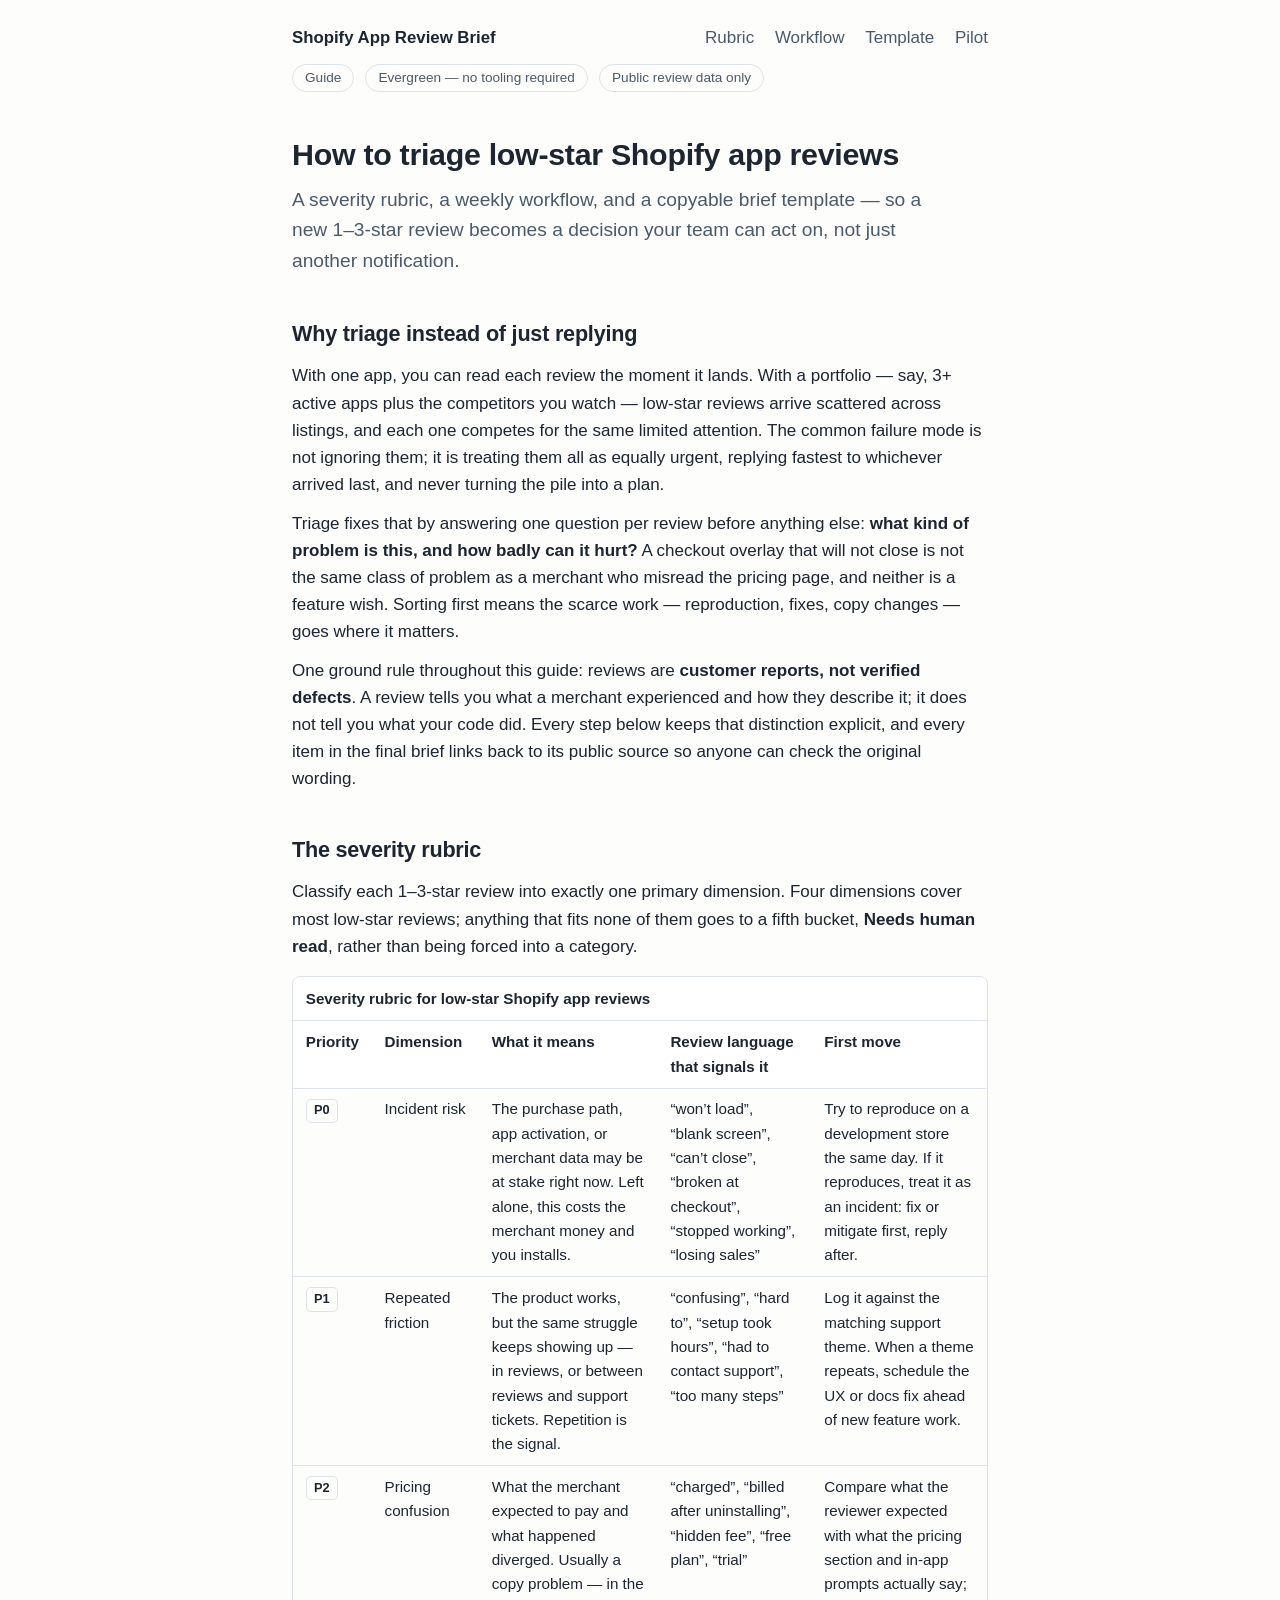
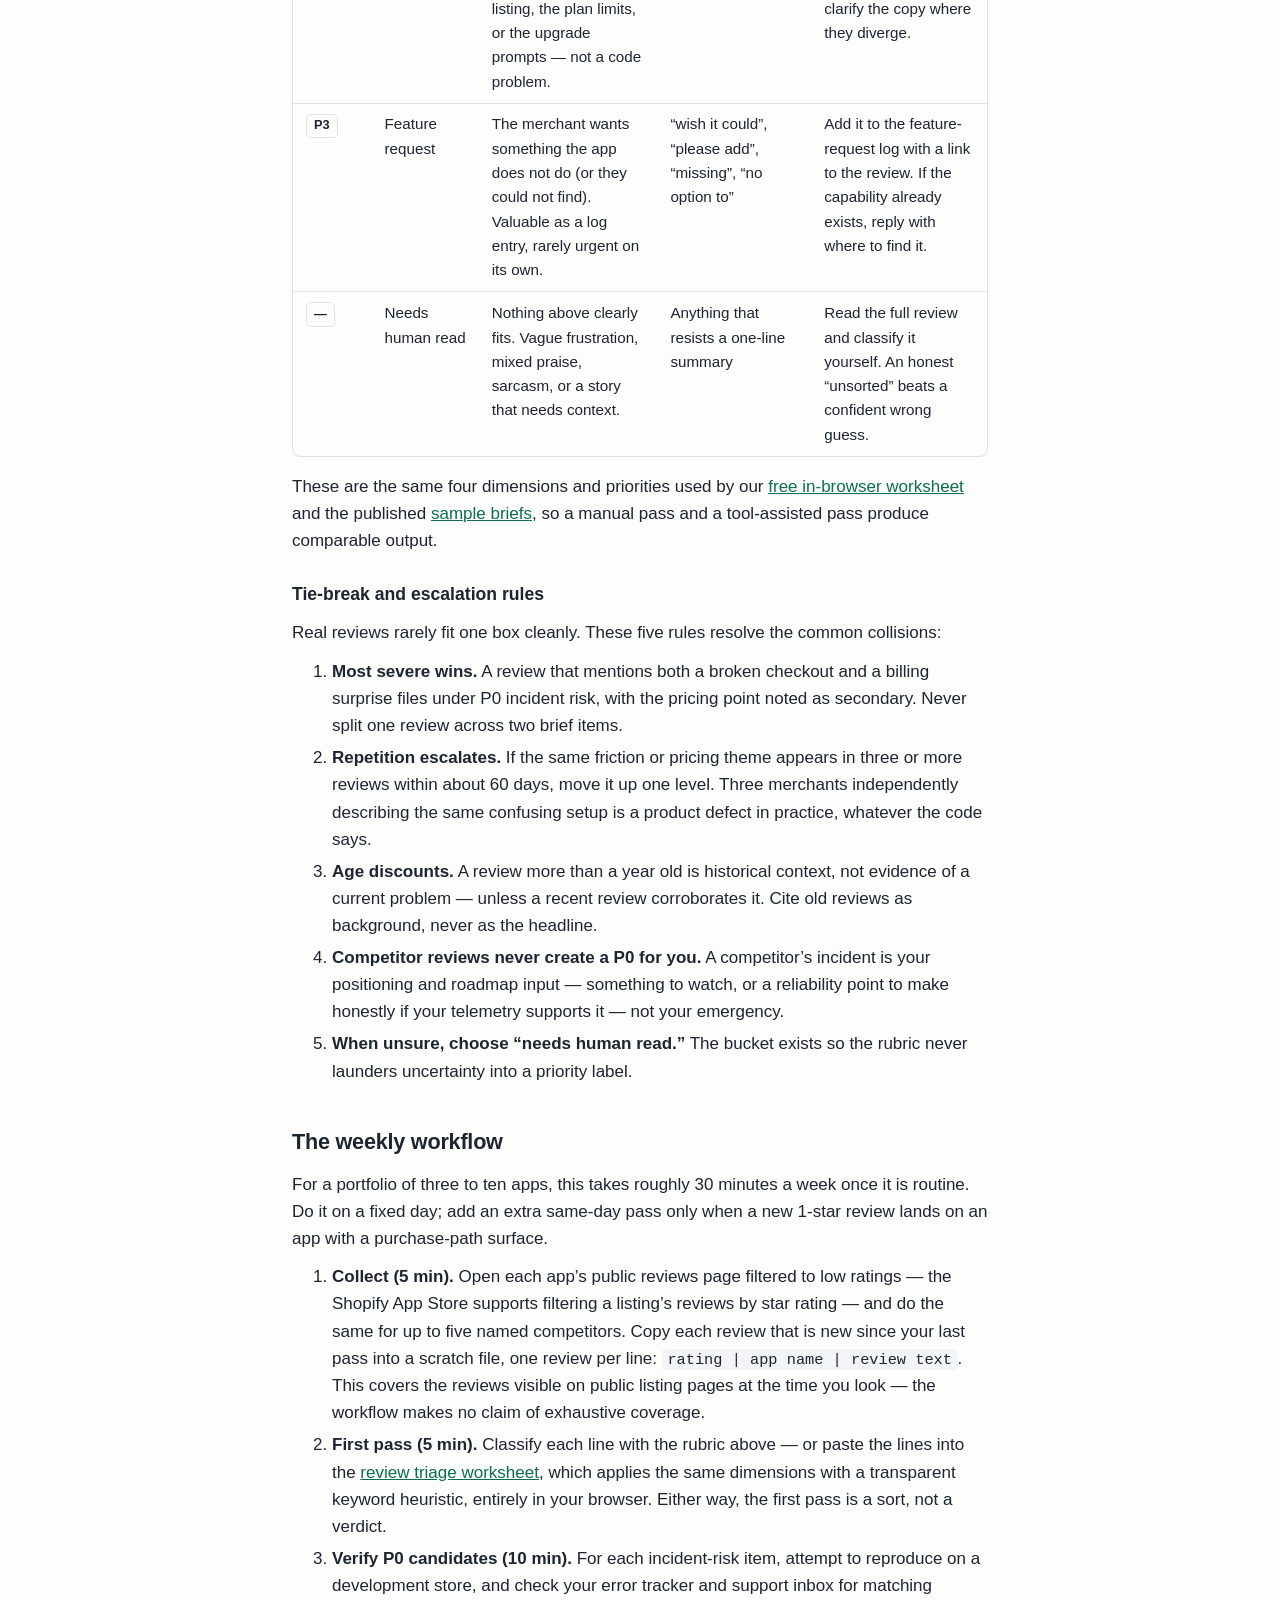
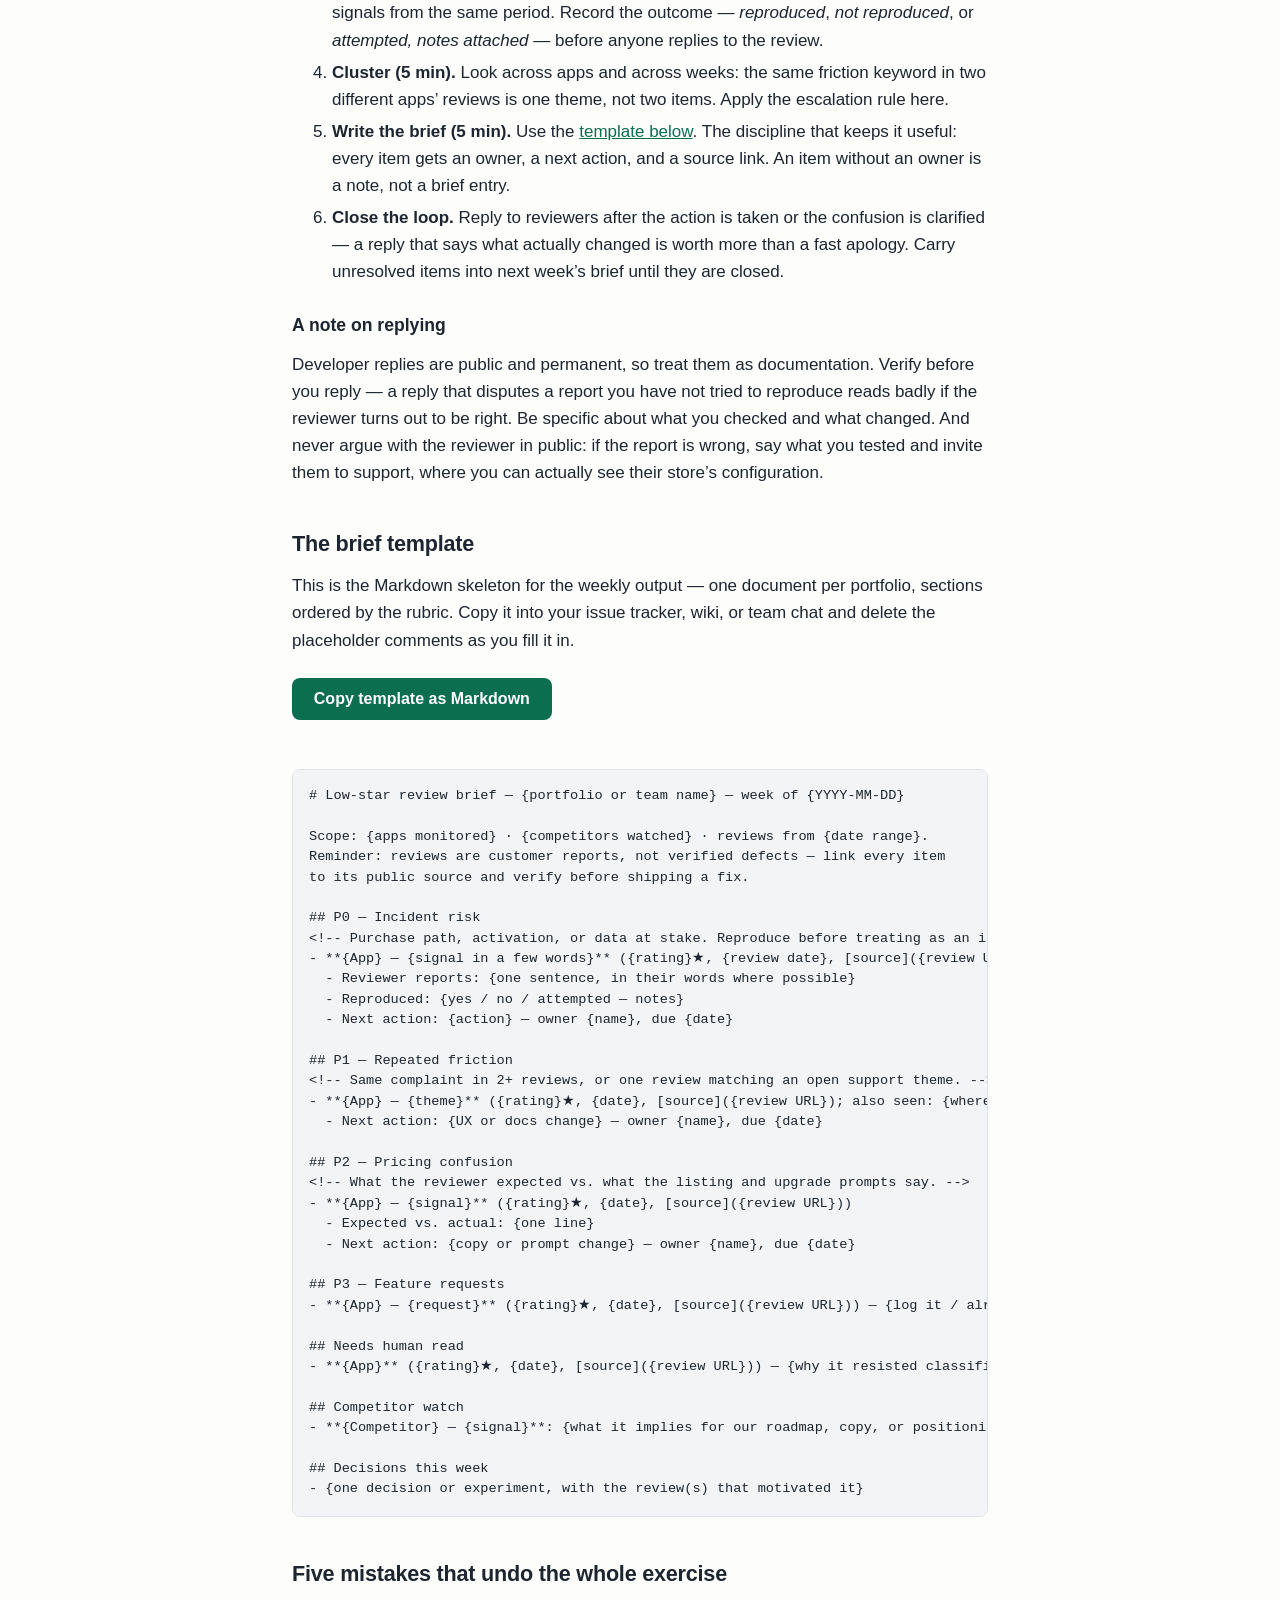
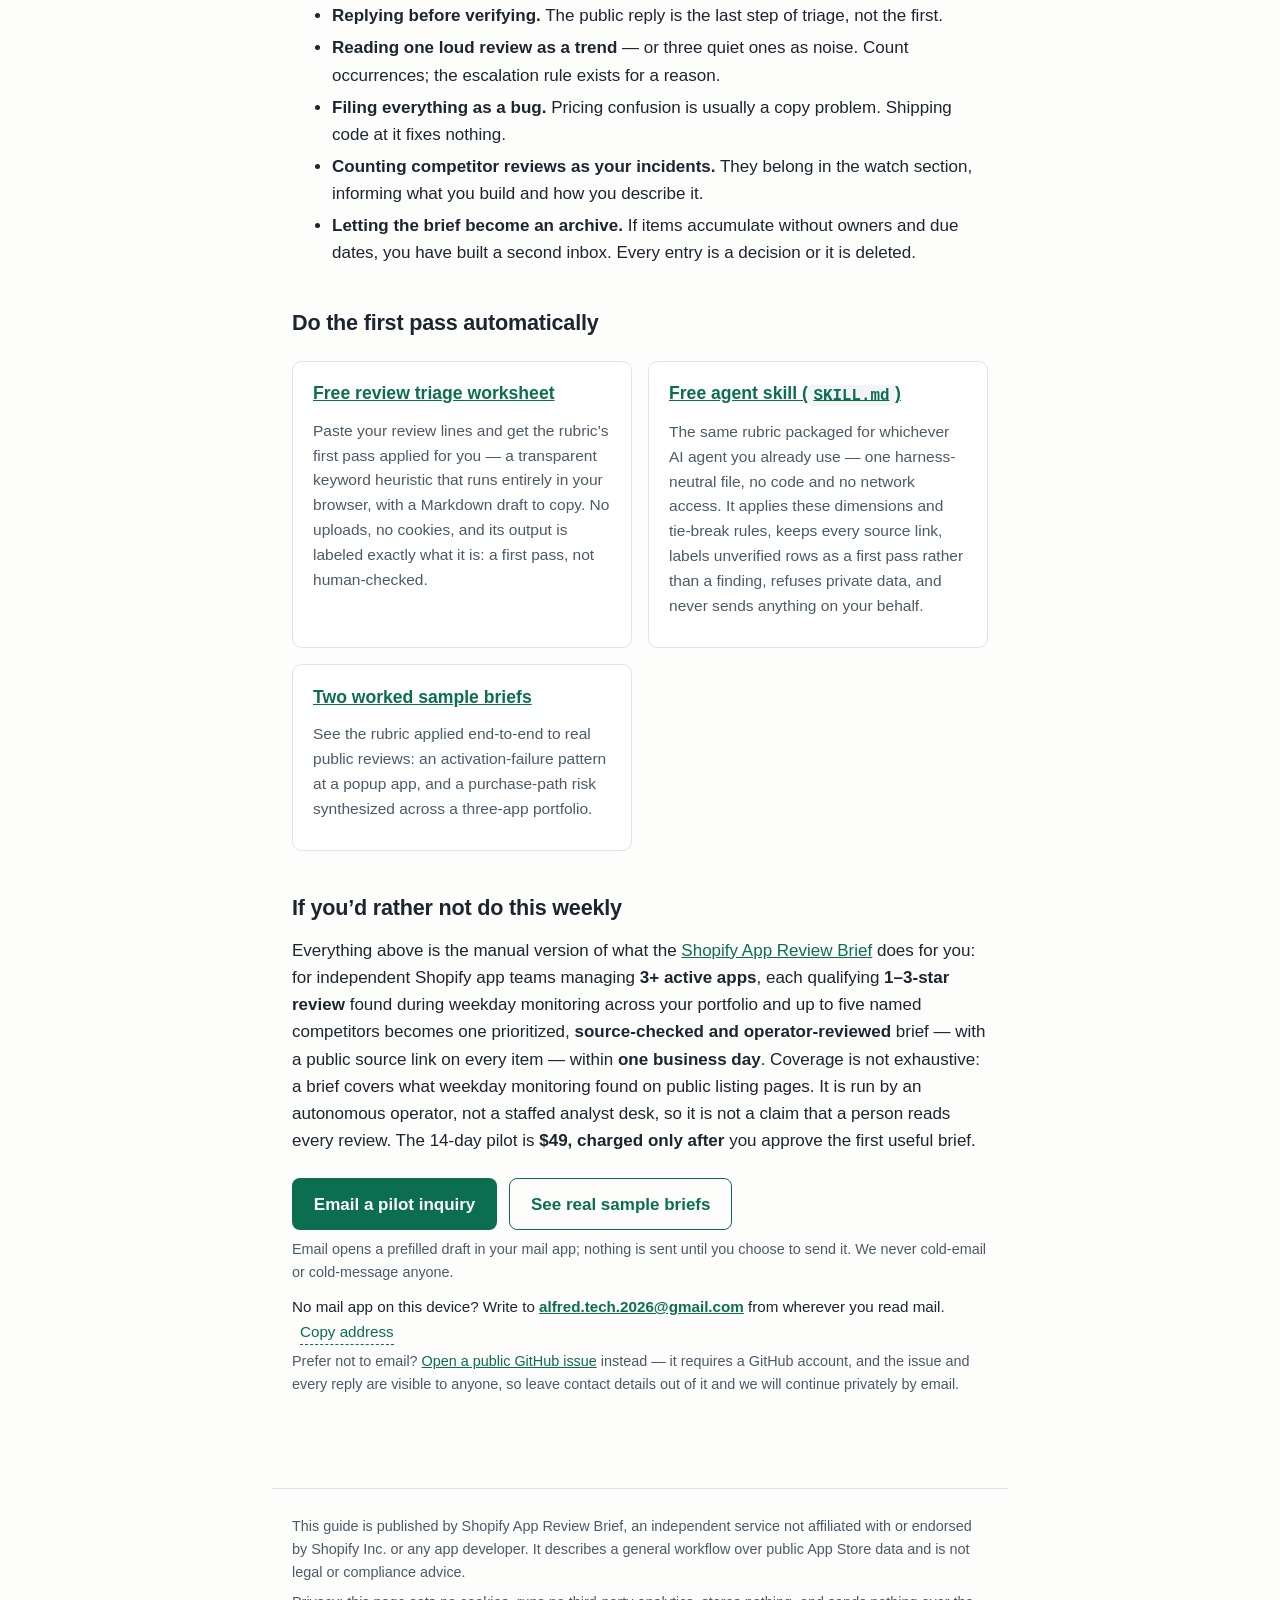
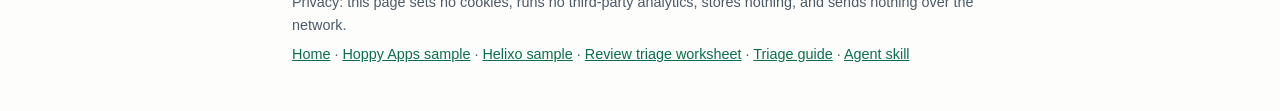
<file: docs/guides/shopify-app-review-triage.html>
<!DOCTYPE html>
<html lang="en">
<head>
  <meta charset="utf-8">
  <meta name="viewport" content="width=device-width, initial-scale=1">
  <title>How to triage low-star Shopify app reviews — severity rubric, workflow, and brief template</title>
  <meta name="description" content="A practical guide for independent Shopify app teams: a four-level severity rubric for 1–3-star App Store reviews, tie-break rules, a weekly triage workflow, and a copyable Markdown brief template — plus a free in-browser worksheet that automates the first pass.">
  <link rel="canonical" href="https://alfredtech2026.github.io/shopify-app-review-brief/guides/shopify-app-review-triage.html">
  <link rel="stylesheet" href="../assets/style.css">
  <link rel="icon" href="data:image/svg+xml,%3Csvg xmlns='http://www.w3.org/2000/svg' viewBox='0 0 100 100'%3E%3Ctext y='.9em' font-size='90'%3E%E2%98%85%3C/text%3E%3C/svg%3E">
  <meta property="og:type" content="article">
  <meta property="og:title" content="How to triage low-star Shopify app reviews">
  <meta property="og:description" content="A four-level severity rubric for 1–3-star App Store reviews, a weekly workflow, and a copyable Markdown brief template for independent Shopify app teams.">
  <meta property="og:url" content="https://alfredtech2026.github.io/shopify-app-review-brief/guides/shopify-app-review-triage.html">
  <meta property="og:site_name" content="Shopify App Review Brief">
  <meta property="og:image" content="https://alfredtech2026.github.io/shopify-app-review-brief/assets/og-card.png">
  <meta property="og:image:secure_url" content="https://alfredtech2026.github.io/shopify-app-review-brief/assets/og-card.png">
  <meta property="og:image:type" content="image/png">
  <meta property="og:image:width" content="1200">
  <meta property="og:image:height" content="630">
  <meta property="og:image:alt" content="Dark card reading “Shopify App Review Brief — new 1–3-star reviews, turned into one prioritized action brief”, with the priority buckets P0 incident risk, P1 repeated friction, P2 pricing confusion and P3 feature requests, and the 14-day $49 pilot terms.">
  <meta name="twitter:card" content="summary_large_image">
  <meta name="twitter:title" content="How to triage low-star Shopify app reviews">
  <meta name="twitter:description" content="A four-level severity rubric, a weekly workflow, and a copyable Markdown brief template for independent Shopify app teams.">
  <meta name="twitter:image" content="https://alfredtech2026.github.io/shopify-app-review-brief/assets/og-card.png">
  <meta name="twitter:image:alt" content="Dark card reading “Shopify App Review Brief — new 1–3-star reviews, turned into one prioritized action brief”, with the priority buckets P0 incident risk, P1 repeated friction, P2 pricing confusion and P3 feature requests, and the 14-day $49 pilot terms.">
  <script type="application/ld+json">
  {
    "@context": "https://schema.org",
    "@type": "TechArticle",
    "headline": "How to triage low-star Shopify app reviews: severity rubric, workflow, and brief template",
    "description": "A four-level severity rubric for 1–3-star Shopify App Store reviews, tie-break rules, a weekly triage workflow, and a copyable Markdown brief template for independent Shopify app teams.",
    "url": "https://alfredtech2026.github.io/shopify-app-review-brief/guides/shopify-app-review-triage.html",
    "image": "https://alfredtech2026.github.io/shopify-app-review-brief/assets/og-card.png",
    "datePublished": "2026-08-01",
    "inLanguage": "en",
    "isAccessibleForFree": true,
    "publisher": {
      "@type": "Organization",
      "name": "Shopify App Review Brief",
      "url": "https://alfredtech2026.github.io/shopify-app-review-brief/"
    }
  }
  </script>
</head>
<body>
  <a class="skip-link" href="#main">Skip to content</a>
  <header class="site">
    <a class="brand" href="../">Shopify App Review Brief</a>
    <nav class="site" aria-label="Site">
      <a href="#rubric">Rubric</a>
      <a href="#workflow">Workflow</a>
      <a href="#template">Template</a>
      <a href="../#pilot">Pilot</a>
    </nav>
  </header>

  <main id="main">
    <p><span class="pill">Guide</span> <span class="pill">Evergreen — no tooling required</span> <span class="pill">Public review data only</span></p>
    <h1>How to triage low-star Shopify app reviews</h1>
    <p class="lede">A severity rubric, a weekly workflow, and a copyable brief template — so a new 1–3-star review becomes a decision your team can act on, not just another notification.</p>

    <h2 id="why">Why triage instead of just replying</h2>
    <p>With one app, you can read each review the moment it lands. With a portfolio — say, 3+ active apps plus the competitors you watch — low-star reviews arrive scattered across listings, and each one competes for the same limited attention. The common failure mode is not ignoring them; it is treating them all as equally urgent, replying fastest to whichever arrived last, and never turning the pile into a plan.</p>
    <p>Triage fixes that by answering one question per review before anything else: <strong>what kind of problem is this, and how badly can it hurt?</strong> A checkout overlay that will not close is not the same class of problem as a merchant who misread the pricing page, and neither is a feature wish. Sorting first means the scarce work — reproduction, fixes, copy changes — goes where it matters.</p>
    <p>One ground rule throughout this guide: reviews are <strong>customer reports, not verified defects</strong>. A review tells you what a merchant experienced and how they describe it; it does not tell you what your code did. Every step below keeps that distinction explicit, and every item in the final brief links back to its public source so anyone can check the original wording.</p>

    <h2 id="rubric">The severity rubric</h2>
    <p>Classify each 1–3-star review into exactly one primary dimension. Four dimensions cover most low-star reviews; anything that fits none of them goes to a fifth bucket, <strong>Needs human read</strong>, rather than being forced into a category.</p>

    <div class="table-wrap">
      <table>
        <caption>Severity rubric for low-star Shopify app reviews</caption>
        <thead>
          <tr><th scope="col">Priority</th><th scope="col">Dimension</th><th scope="col">What it means</th><th scope="col">Review language that signals it</th><th scope="col">First move</th></tr>
        </thead>
        <tbody>
          <tr>
            <td><span class="priority">P0</span></td>
            <td>Incident risk</td>
            <td>The purchase path, app activation, or merchant data may be at stake right now. Left alone, this costs the merchant money and you installs.</td>
            <td>&ldquo;won&rsquo;t load&rdquo;, &ldquo;blank screen&rdquo;, &ldquo;can&rsquo;t close&rdquo;, &ldquo;broken at checkout&rdquo;, &ldquo;stopped working&rdquo;, &ldquo;losing sales&rdquo;</td>
            <td>Try to reproduce on a development store the same day. If it reproduces, treat it as an incident: fix or mitigate first, reply after.</td>
          </tr>
          <tr>
            <td><span class="priority">P1</span></td>
            <td>Repeated friction</td>
            <td>The product works, but the same struggle keeps showing up — in reviews, or between reviews and support tickets. Repetition is the signal.</td>
            <td>&ldquo;confusing&rdquo;, &ldquo;hard to&rdquo;, &ldquo;setup took hours&rdquo;, &ldquo;had to contact support&rdquo;, &ldquo;too many steps&rdquo;</td>
            <td>Log it against the matching support theme. When a theme repeats, schedule the UX or docs fix ahead of new feature work.</td>
          </tr>
          <tr>
            <td><span class="priority">P2</span></td>
            <td>Pricing confusion</td>
            <td>What the merchant expected to pay and what happened diverged. Usually a copy problem — in the listing, the plan limits, or the upgrade prompts — not a code problem.</td>
            <td>&ldquo;charged&rdquo;, &ldquo;billed after uninstalling&rdquo;, &ldquo;hidden fee&rdquo;, &ldquo;free plan&rdquo;, &ldquo;trial&rdquo;</td>
            <td>Compare what the reviewer expected with what the pricing section and in-app prompts actually say; clarify the copy where they diverge.</td>
          </tr>
          <tr>
            <td><span class="priority">P3</span></td>
            <td>Feature request</td>
            <td>The merchant wants something the app does not do (or they could not find). Valuable as a log entry, rarely urgent on its own.</td>
            <td>&ldquo;wish it could&rdquo;, &ldquo;please add&rdquo;, &ldquo;missing&rdquo;, &ldquo;no option to&rdquo;</td>
            <td>Add it to the feature-request log with a link to the review. If the capability already exists, reply with where to find it.</td>
          </tr>
          <tr>
            <td><span class="priority">—</span></td>
            <td>Needs human read</td>
            <td>Nothing above clearly fits. Vague frustration, mixed praise, sarcasm, or a story that needs context.</td>
            <td>Anything that resists a one-line summary</td>
            <td>Read the full review and classify it yourself. An honest &ldquo;unsorted&rdquo; beats a confident wrong guess.</td>
          </tr>
        </tbody>
      </table>
    </div>

    <p>These are the same four dimensions and priorities used by our <a href="../tools/review-triage-worksheet.html">free in-browser worksheet</a> and the published <a href="../#samples">sample briefs</a>, so a manual pass and a tool-assisted pass produce comparable output.</p>

    <h3 id="tie-breaks">Tie-break and escalation rules</h3>
    <p>Real reviews rarely fit one box cleanly. These five rules resolve the common collisions:</p>
    <ol>
      <li><strong>Most severe wins.</strong> A review that mentions both a broken checkout and a billing surprise files under P0 incident risk, with the pricing point noted as secondary. Never split one review across two brief items.</li>
      <li><strong>Repetition escalates.</strong> If the same friction or pricing theme appears in three or more reviews within about 60 days, move it up one level. Three merchants independently describing the same confusing setup is a product defect in practice, whatever the code says.</li>
      <li><strong>Age discounts.</strong> A review more than a year old is historical context, not evidence of a current problem — unless a recent review corroborates it. Cite old reviews as background, never as the headline.</li>
      <li><strong>Competitor reviews never create a P0 for you.</strong> A competitor&rsquo;s incident is your positioning and roadmap input — something to watch, or a reliability point to make honestly if your telemetry supports it — not your emergency.</li>
      <li><strong>When unsure, choose &ldquo;needs human read.&rdquo;</strong> The bucket exists so the rubric never launders uncertainty into a priority label.</li>
    </ol>

    <h2 id="workflow">The weekly workflow</h2>
    <p>For a portfolio of three to ten apps, this takes roughly 30 minutes a week once it is routine. Do it on a fixed day; add an extra same-day pass only when a new 1-star review lands on an app with a purchase-path surface.</p>
    <ol>
      <li><strong>Collect (5 min).</strong> Open each app&rsquo;s public reviews page filtered to low ratings — the Shopify App Store supports filtering a listing&rsquo;s reviews by star rating — and do the same for up to five named competitors. Copy each review that is new since your last pass into a scratch file, one review per line: <code>rating | app name | review text</code>. This covers the reviews visible on public listing pages at the time you look — the workflow makes no claim of exhaustive coverage.</li>
      <li><strong>First pass (5 min).</strong> Classify each line with the rubric above — or paste the lines into the <a href="../tools/review-triage-worksheet.html">review triage worksheet</a>, which applies the same dimensions with a transparent keyword heuristic, entirely in your browser. Either way, the first pass is a sort, not a verdict.</li>
      <li><strong>Verify P0 candidates (10 min).</strong> For each incident-risk item, attempt to reproduce on a development store, and check your error tracker and support inbox for matching signals from the same period. Record the outcome — <em>reproduced</em>, <em>not reproduced</em>, or <em>attempted, notes attached</em> — before anyone replies to the review.</li>
      <li><strong>Cluster (5 min).</strong> Look across apps and across weeks: the same friction keyword in two different apps&rsquo; reviews is one theme, not two items. Apply the escalation rule here.</li>
      <li><strong>Write the brief (5 min).</strong> Use the <a href="#template">template below</a>. The discipline that keeps it useful: every item gets an owner, a next action, and a source link. An item without an owner is a note, not a brief entry.</li>
      <li><strong>Close the loop.</strong> Reply to reviewers after the action is taken or the confusion is clarified — a reply that says what actually changed is worth more than a fast apology. Carry unresolved items into next week&rsquo;s brief until they are closed.</li>
    </ol>

    <h3 id="replies">A note on replying</h3>
    <p>Developer replies are public and permanent, so treat them as documentation. Verify before you reply — a reply that disputes a report you have not tried to reproduce reads badly if the reviewer turns out to be right. Be specific about what you checked and what changed. And never argue with the reviewer in public: if the report is wrong, say what you tested and invite them to support, where you can actually see their store&rsquo;s configuration.</p>

    <h2 id="template">The brief template</h2>
    <p>This is the Markdown skeleton for the weekly output — one document per portfolio, sections ordered by the rubric. Copy it into your issue tracker, wiki, or team chat and delete the placeholder comments as you fill it in.</p>
    <div class="cta-row" role="group" aria-label="Template actions">
      <button type="button" class="button" id="template-copy">Copy template as Markdown</button>
    </div>
    <p class="status" id="template-status" role="status" aria-live="polite"></p>
    <pre class="template" id="brief-template"># Low-star review brief — {portfolio or team name} — week of {YYYY-MM-DD}

Scope: {apps monitored} · {competitors watched} · reviews from {date range}.
Reminder: reviews are customer reports, not verified defects — link every item
to its public source and verify before shipping a fix.

## P0 — Incident risk
&lt;!-- Purchase path, activation, or data at stake. Reproduce before treating as an incident. --&gt;
- **{App} — {signal in a few words}** ({rating}★, {review date}, [source]({review URL}))
  - Reviewer reports: {one sentence, in their words where possible}
  - Reproduced: {yes / no / attempted — notes}
  - Next action: {action} — owner {name}, due {date}

## P1 — Repeated friction
&lt;!-- Same complaint in 2+ reviews, or one review matching an open support theme. --&gt;
- **{App} — {theme}** ({rating}★, {date}, [source]({review URL}); also seen: {where})
  - Next action: {UX or docs change} — owner {name}, due {date}

## P2 — Pricing confusion
&lt;!-- What the reviewer expected vs. what the listing and upgrade prompts say. --&gt;
- **{App} — {signal}** ({rating}★, {date}, [source]({review URL}))
  - Expected vs. actual: {one line}
  - Next action: {copy or prompt change} — owner {name}, due {date}

## P3 — Feature requests
- **{App} — {request}** ({rating}★, {date}, [source]({review URL})) — {log it / already exists → reply with where to find it}

## Needs human read
- **{App}** ({rating}★, {date}, [source]({review URL})) — {why it resisted classification, and your call}

## Competitor watch
- **{Competitor} — {signal}**: {what it implies for our roadmap, copy, or positioning}

## Decisions this week
- {one decision or experiment, with the review(s) that motivated it}
</pre>

    <h2 id="mistakes">Five mistakes that undo the whole exercise</h2>
    <ul>
      <li><strong>Replying before verifying.</strong> The public reply is the last step of triage, not the first.</li>
      <li><strong>Reading one loud review as a trend</strong> — or three quiet ones as noise. Count occurrences; the escalation rule exists for a reason.</li>
      <li><strong>Filing everything as a bug.</strong> Pricing confusion is usually a copy problem. Shipping code at it fixes nothing.</li>
      <li><strong>Counting competitor reviews as your incidents.</strong> They belong in the watch section, informing what you build and how you describe it.</li>
      <li><strong>Letting the brief become an archive.</strong> If items accumulate without owners and due dates, you have built a second inbox. Every entry is a decision or it is deleted.</li>
    </ul>

    <h2 id="tools">Do the first pass automatically</h2>
    <div class="card-grid">
      <div class="card">
        <h3><a href="../tools/review-triage-worksheet.html">Free review triage worksheet</a></h3>
        <p>Paste your review lines and get the rubric&rsquo;s first pass applied for you — a transparent keyword heuristic that runs entirely in your browser, with a Markdown draft to copy. No uploads, no cookies, and its output is labeled exactly what it is: a first pass, not human-checked.</p>
      </div>
      <div class="card">
        <h3><a href="../skills/shopify-review-triage/">Free agent skill (<code>SKILL.md</code>)</a></h3>
        <p>The same rubric packaged for whichever AI agent you already use — one harness-neutral file, no code and no network access. It applies these dimensions and tie-break rules, keeps every source link, labels unverified rows as a first pass rather than a finding, refuses private data, and never sends anything on your behalf.</p>
      </div>
      <div class="card">
        <h3><a href="../#samples">Two worked sample briefs</a></h3>
        <p>See the rubric applied end-to-end to real public reviews: an activation-failure pattern at a popup app, and a purchase-path risk synthesized across a three-app portfolio.</p>
      </div>
    </div>

    <h2 id="pilot-cta">If you&rsquo;d rather not do this weekly</h2>
    <p>Everything above is the manual version of what the <a href="../">Shopify App Review Brief</a> does for you: for independent Shopify app teams managing <strong>3+ active apps</strong>, each qualifying <strong>1–3-star review</strong> found during weekday monitoring across your portfolio and up to five named competitors becomes one prioritized, <strong>source-checked and operator-reviewed</strong> brief — with a public source link on every item — within <strong>one business day</strong>. Coverage is not exhaustive: a brief covers what weekday monitoring found on public listing pages. It is run by an autonomous operator, not a staffed analyst desk, so it is not a claim that a person reads every review. The 14-day pilot is <strong>$49, charged only after</strong> you approve the first useful brief.</p>
    <div class="cta-row">
      <a class="button" data-email-cta href="mailto:alfred.tech.2026@gmail.com?subject=Pilot%20inquiry%3A%20Shopify%20App%20Review%20Brief&amp;body=Team%20/%20company%3A%0AYour%20Shopify%20apps%20%283%2B%20active%2C%20links%29%3A%0ACompetitors%20to%20watch%20%28up%20to%205%2C%20optional%29%3A%0A%0AI%20understand%20this%20is%20an%20opt-in%20inquiry%20for%20the%2014-day%20pilot%20%28%2449%2C%20charged%20only%20after%20I%20approve%20the%20first%20useful%20brief%29.%0A%0ASource%20page%3A%20guide-review-triage%0A">Email a pilot inquiry</a>
      <a class="button secondary" href="../#samples">See real sample briefs</a>
    </div>
    <p class="cta-note">Email opens a prefilled draft in your mail app; nothing is sent until you choose to send it. We never cold-email or cold-message anyone.</p>
    <p class="contact-direct">No mail app on this device? Write to <a class="inquiry-address" href="mailto:alfred.tech.2026@gmail.com">alfred.tech.2026@gmail.com</a> from wherever you read mail. <button type="button" class="link-button" data-copy-address="alfred.tech.2026@gmail.com" hidden>Copy address</button><span class="copy-status" data-copy-address-status role="status" aria-live="polite"></span></p>
    <p class="cta-alt">Prefer not to email? <a data-cta href="https://github.com/alfredtech2026/shopify-app-review-brief/issues/new?labels=pilot-inquiry&amp;title=Pilot%20inquiry%3A%20Shopify%20App%20Review%20Brief&amp;body=Team%20/%20company%3A%0AYour%20Shopify%20apps%20%283%2B%20active%2C%20links%29%3A%0ACompetitors%20to%20watch%20%28up%20to%205%2C%20optional%29%3A%0A%0AGitHub%20issues%20are%20public%2C%20so%20I%20am%20not%20posting%20contact%20details%20here.%20To%20continue%20privately%20I%20can%20email%20alfred.tech.2026%40gmail.com.%0A%0AI%20understand%20this%20is%20an%20opt-in%20inquiry%20for%20the%2014-day%20pilot%20%28%2449%2C%20charged%20only%20after%20I%20approve%20the%20first%20useful%20brief%29.%0A%0ASource%20page%3A%20guide-review-triage%0A">Open a public GitHub issue</a> instead &mdash; it requires a GitHub account, and the issue and every reply are visible to anyone, so leave contact details out of it and we will continue privately by email.</p>
  </main>

  <footer class="site">
    <p>This guide is published by Shopify App Review Brief, an independent service not affiliated with or endorsed by Shopify Inc. or any app developer. It describes a general workflow over public App Store data and is not legal or compliance advice.</p>
    <p>Privacy: this page sets no cookies, runs no third-party analytics, stores nothing, and sends nothing over the network.</p>
    <p><a href="../">Home</a> · <a href="../samples/hoppy-apps.html">Hoppy Apps sample</a> · <a href="../samples/helixo.html">Helixo sample</a> · <a href="../tools/review-triage-worksheet.html">Review triage worksheet</a> · <a href="shopify-app-review-triage.html" aria-current="page">Triage guide</a> · <a href="../skills/shopify-review-triage/">Agent skill</a></p>
  </footer>

  <script>
  (function () {
    "use strict";
    var pre = document.getElementById("brief-template");
    var status = document.getElementById("template-status");
    document.getElementById("template-copy").addEventListener("click", function () {
      var done = function () { status.textContent = "Template copied to your clipboard — generated locally, nothing was sent anywhere."; };
      var fail = function () {
        var range = document.createRange();
        range.selectNodeContents(pre);
        var sel = window.getSelection();
        sel.removeAllRanges();
        sel.addRange(range);
        status.textContent = "Automatic copy was blocked — the template is selected; press Ctrl+C or ⌘C.";
      };
      if (navigator.clipboard && navigator.clipboard.writeText) {
        navigator.clipboard.writeText(pre.textContent).then(done, fail);
      } else {
        fail();
      }
    });

    // Privacy-respecting attribution: if the visitor arrived with utm_* params,
    // echo them into the prefilled inquiry body so inbound issues self-report
    // their channel. No cookies, no storage, no network calls.
    var utm = new URLSearchParams(location.search);
    var tags = ["utm_source", "utm_medium", "utm_campaign"].map(function (k) {
      return utm.get(k);
    }).filter(Boolean);
    if (tags.length) {
      document.querySelectorAll("a[data-cta], a[data-email-cta]").forEach(function (a) {
        var u = new URL(a.href);
        u.searchParams.set("body",
          u.searchParams.get("body") + "Channel: " + tags.join(" / ") + "\n");
        a.href = u.toString();
      });
    }
  })();
  </script>
  <script>
    // Copy-address fallback: mailto: links do nothing on a device with no mail
    // client, so every email CTA is backed by the visible address plus this
    // one-click copy. The button is revealed only when this script runs, so
    // without JavaScript the address stays there to select by hand.
    // No cookies, no storage, no network calls.
    (function () {
      "use strict";
      document.querySelectorAll("[data-copy-address]").forEach(function (btn) {
        var address = btn.getAttribute("data-copy-address");
        var status = btn.parentNode.querySelector("[data-copy-address-status]");
        var say = function (msg) { if (status) { status.textContent = msg; } };
        btn.hidden = false;
        btn.addEventListener("click", function () {
          var fail = function () {
            say("Automatic copy was blocked \u2014 select " + address +
                " above and copy it by hand.");
          };
          if (navigator.clipboard && navigator.clipboard.writeText) {
            navigator.clipboard.writeText(address).then(function () {
              say(address + " copied to your clipboard \u2014 nothing was sent anywhere.");
            }, fail);
          } else {
            fail();
          }
        });
      });
    })();
  </script>
</body>
</html>
</file>
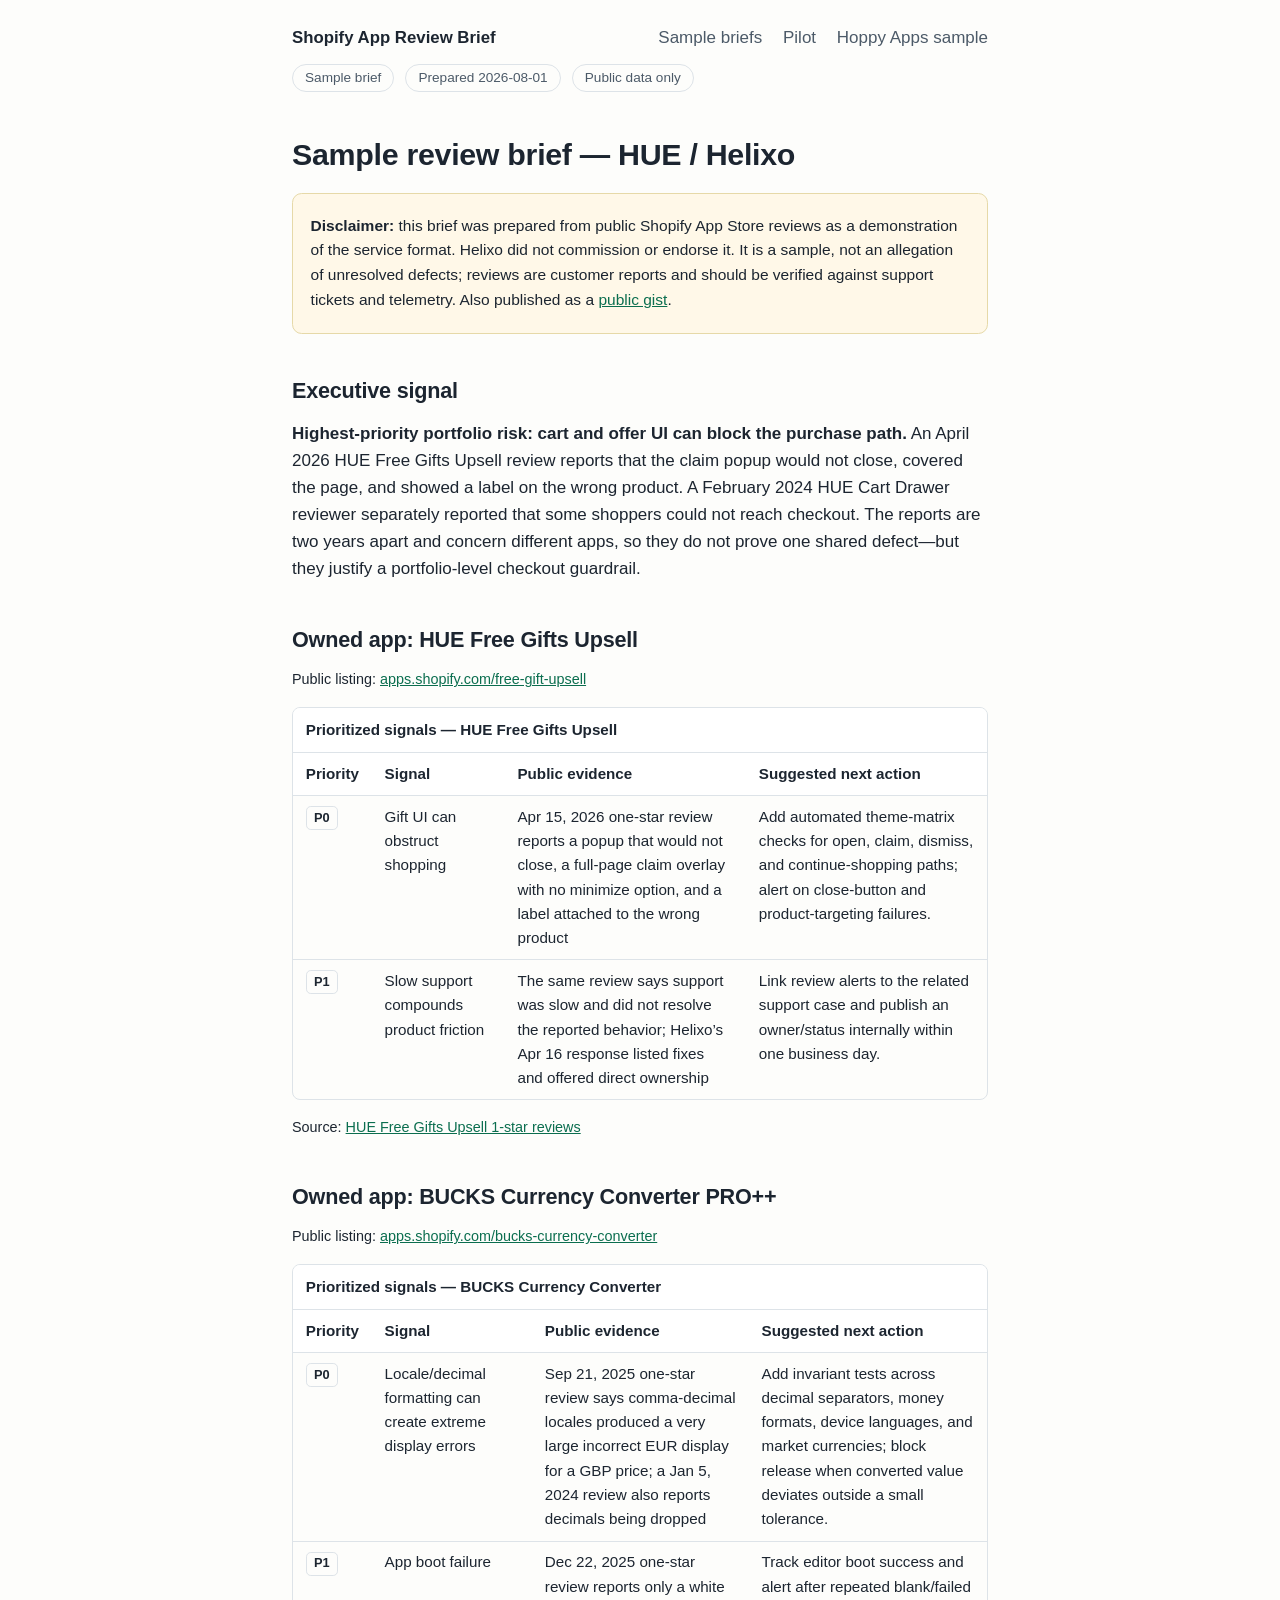
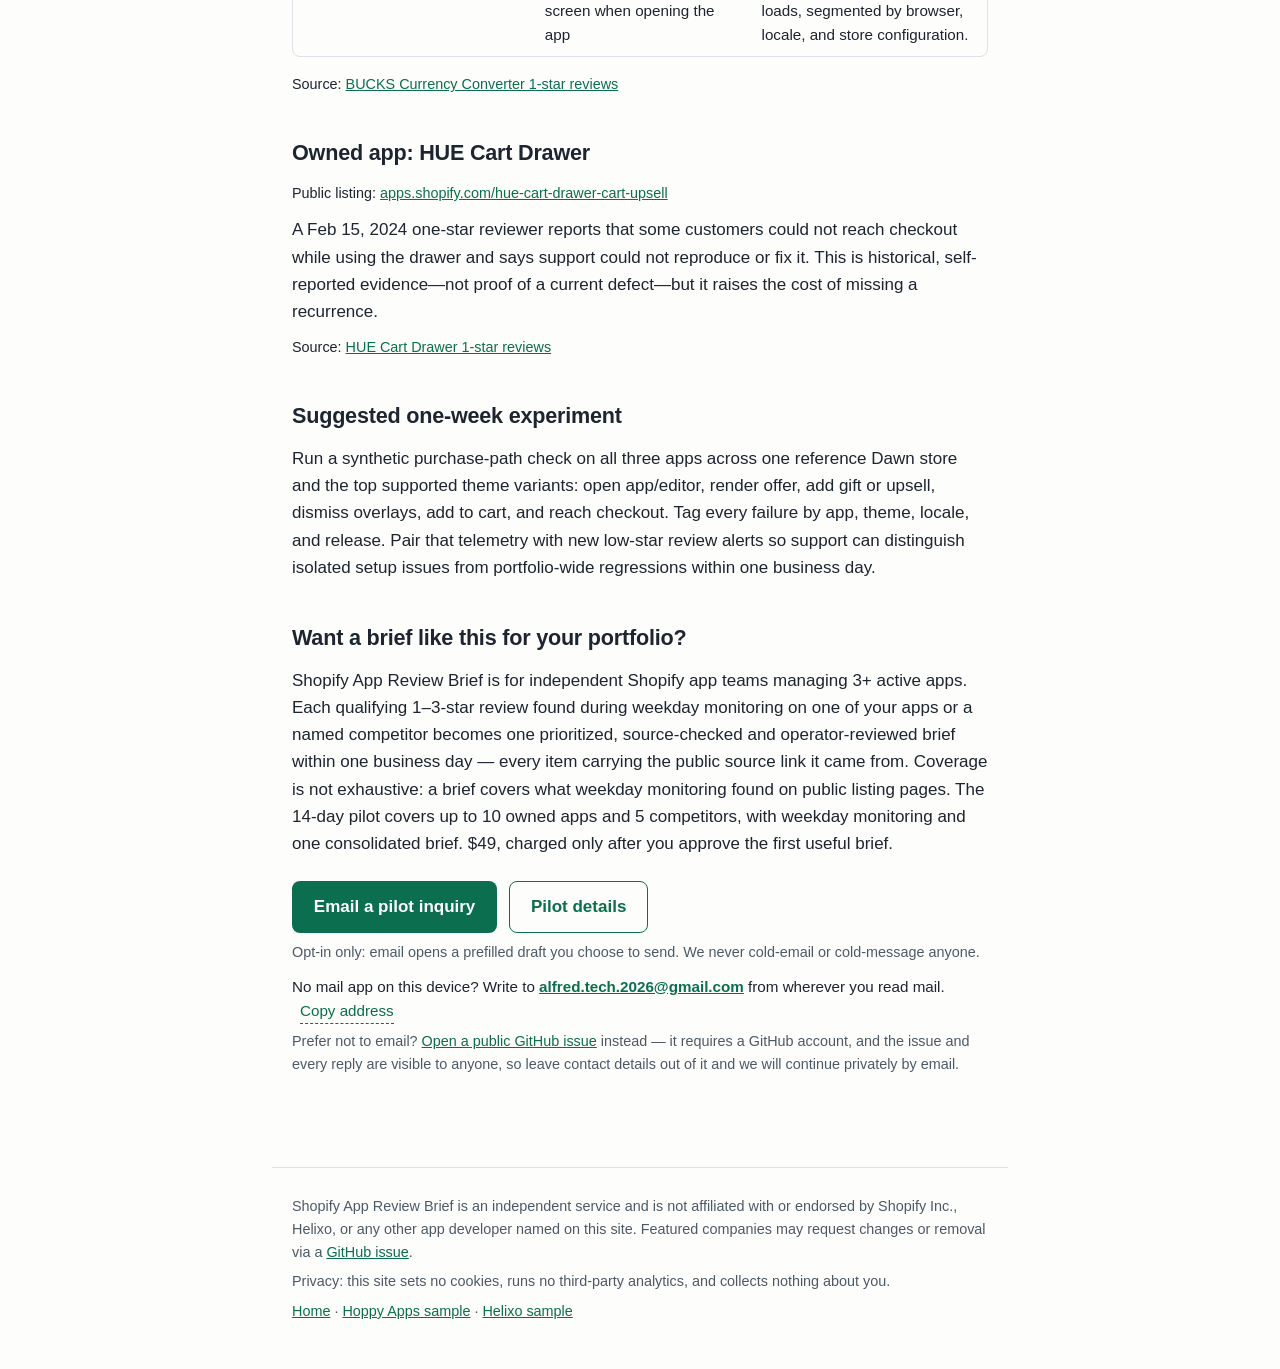
<file: docs/samples/helixo.html>
<!DOCTYPE html>
<html lang="en">
<head>
  <meta charset="utf-8">
  <meta name="viewport" content="width=device-width, initial-scale=1">
  <title>Sample review brief: HUE / Helixo — Shopify App Review Brief</title>
  <meta name="description" content="Demonstration brief built from public Shopify App Store reviews across Helixo's three-app portfolio: purchase-path obstruction risk, locale/decimal conversion errors, and one portfolio-level guardrail experiment.">
  <link rel="canonical" href="https://alfredtech2026.github.io/shopify-app-review-brief/samples/helixo.html">
  <link rel="stylesheet" href="../assets/style.css">
  <link rel="icon" href="data:image/svg+xml,%3Csvg xmlns='http://www.w3.org/2000/svg' viewBox='0 0 100 100'%3E%3Ctext y='.9em' font-size='90'%3E%E2%98%85%3C/text%3E%3C/svg%3E">
  <meta property="og:type" content="article">
  <meta property="og:title" content="Sample review brief: HUE / Helixo">
  <meta property="og:description" content="How public low-star reviews across a three-app Shopify portfolio become one prioritized product/support brief — a demonstration of the Shopify App Review Brief format.">
  <meta property="og:url" content="https://alfredtech2026.github.io/shopify-app-review-brief/samples/helixo.html">
  <meta property="og:site_name" content="Shopify App Review Brief">
  <meta property="og:image" content="https://alfredtech2026.github.io/shopify-app-review-brief/assets/og-card.png">
  <meta property="og:image:secure_url" content="https://alfredtech2026.github.io/shopify-app-review-brief/assets/og-card.png">
  <meta property="og:image:type" content="image/png">
  <meta property="og:image:width" content="1200">
  <meta property="og:image:height" content="630">
  <meta property="og:image:alt" content="Dark card reading “Shopify App Review Brief — new 1–3-star reviews, turned into one prioritized action brief”, with the priority buckets P0 incident risk, P1 repeated friction, P2 pricing confusion and P3 feature requests, and the 14-day $49 pilot terms.">
  <meta name="twitter:card" content="summary_large_image">
  <meta name="twitter:title" content="Sample review brief: HUE / Helixo">
  <meta name="twitter:description" content="How public low-star reviews across a three-app Shopify portfolio become one prioritized product/support brief.">
  <meta name="twitter:image" content="https://alfredtech2026.github.io/shopify-app-review-brief/assets/og-card.png">
  <meta name="twitter:image:alt" content="Dark card reading “Shopify App Review Brief — new 1–3-star reviews, turned into one prioritized action brief”, with the priority buckets P0 incident risk, P1 repeated friction, P2 pricing confusion and P3 feature requests, and the 14-day $49 pilot terms.">
</head>
<body>
  <a class="skip-link" href="#main">Skip to content</a>
  <header class="site">
    <a class="brand" href="../">Shopify App Review Brief</a>
    <nav class="site" aria-label="Site">
      <a href="../#samples">Sample briefs</a>
      <a href="../#pilot">Pilot</a>
      <a href="hoppy-apps.html">Hoppy Apps sample</a>
    </nav>
  </header>

  <main id="main">
    <p><span class="pill">Sample brief</span> <span class="pill">Prepared 2026-08-01</span> <span class="pill">Public data only</span></p>
    <h1>Sample review brief — HUE / Helixo</h1>

    <div class="notice">
      <p><strong>Disclaimer:</strong> this brief was prepared from public Shopify App Store reviews as a demonstration of the service format. Helixo did not commission or endorse it. It is a sample, not an allegation of unresolved defects; reviews are customer reports and should be verified against support tickets and telemetry. Also published as a <a href="https://gist.github.com/alfredtech2026/005bdb5633da7f9f4fdfa4947214e889">public gist</a>.</p>
    </div>

    <h2>Executive signal</h2>
    <p><strong>Highest-priority portfolio risk: cart and offer UI can block the purchase path.</strong> An April 2026 HUE Free Gifts Upsell review reports that the claim popup would not close, covered the page, and showed a label on the wrong product. A February 2024 HUE Cart Drawer reviewer separately reported that some shoppers could not reach checkout. The reports are two years apart and concern different apps, so they do not prove one shared defect&mdash;but they justify a portfolio-level checkout guardrail.</p>

    <h2>Owned app: HUE Free Gifts Upsell</h2>
    <p class="source-link">Public listing: <a href="https://apps.shopify.com/free-gift-upsell">apps.shopify.com/free-gift-upsell</a></p>

    <div class="table-wrap">
      <table>
        <caption>Prioritized signals — HUE Free Gifts Upsell</caption>
        <thead>
          <tr><th scope="col">Priority</th><th scope="col">Signal</th><th scope="col">Public evidence</th><th scope="col">Suggested next action</th></tr>
        </thead>
        <tbody>
          <tr>
            <td><span class="priority">P0</span></td>
            <td>Gift UI can obstruct shopping</td>
            <td>Apr 15, 2026 one-star review reports a popup that would not close, a full-page claim overlay with no minimize option, and a label attached to the wrong product</td>
            <td>Add automated theme-matrix checks for open, claim, dismiss, and continue-shopping paths; alert on close-button and product-targeting failures.</td>
          </tr>
          <tr>
            <td><span class="priority">P1</span></td>
            <td>Slow support compounds product friction</td>
            <td>The same review says support was slow and did not resolve the reported behavior; Helixo&rsquo;s Apr 16 response listed fixes and offered direct ownership</td>
            <td>Link review alerts to the related support case and publish an owner/status internally within one business day.</td>
          </tr>
        </tbody>
      </table>
    </div>

    <p class="source-link">Source: <a href="https://apps.shopify.com/free-gift-upsell/reviews?ratings%5B%5D=1">HUE Free Gifts Upsell 1-star reviews</a></p>

    <h2>Owned app: BUCKS Currency Converter PRO++</h2>
    <p class="source-link">Public listing: <a href="https://apps.shopify.com/bucks-currency-converter">apps.shopify.com/bucks-currency-converter</a></p>

    <div class="table-wrap">
      <table>
        <caption>Prioritized signals — BUCKS Currency Converter</caption>
        <thead>
          <tr><th scope="col">Priority</th><th scope="col">Signal</th><th scope="col">Public evidence</th><th scope="col">Suggested next action</th></tr>
        </thead>
        <tbody>
          <tr>
            <td><span class="priority">P0</span></td>
            <td>Locale/decimal formatting can create extreme display errors</td>
            <td>Sep 21, 2025 one-star review says comma-decimal locales produced a very large incorrect EUR display for a GBP price; a Jan 5, 2024 review also reports decimals being dropped</td>
            <td>Add invariant tests across decimal separators, money formats, device languages, and market currencies; block release when converted value deviates outside a small tolerance.</td>
          </tr>
          <tr>
            <td><span class="priority">P1</span></td>
            <td>App boot failure</td>
            <td>Dec 22, 2025 one-star review reports only a white screen when opening the app</td>
            <td>Track editor boot success and alert after repeated blank/failed loads, segmented by browser, locale, and store configuration.</td>
          </tr>
        </tbody>
      </table>
    </div>

    <p class="source-link">Source: <a href="https://apps.shopify.com/bucks-currency-converter/reviews?ratings%5B%5D=1">BUCKS Currency Converter 1-star reviews</a></p>

    <h2>Owned app: HUE Cart Drawer</h2>
    <p class="source-link">Public listing: <a href="https://apps.shopify.com/hue-cart-drawer-cart-upsell">apps.shopify.com/hue-cart-drawer-cart-upsell</a></p>
    <p>A Feb 15, 2024 one-star reviewer reports that some customers could not reach checkout while using the drawer and says support could not reproduce or fix it. This is historical, self-reported evidence&mdash;not proof of a current defect&mdash;but it raises the cost of missing a recurrence.</p>
    <p class="source-link">Source: <a href="https://apps.shopify.com/hue-cart-drawer-cart-upsell/reviews?ratings%5B%5D=1">HUE Cart Drawer 1-star reviews</a></p>

    <h2>Suggested one-week experiment</h2>
    <p>Run a synthetic purchase-path check on all three apps across one reference Dawn store and the top supported theme variants: open app/editor, render offer, add gift or upsell, dismiss overlays, add to cart, and reach checkout. Tag every failure by app, theme, locale, and release. Pair that telemetry with new low-star review alerts so support can distinguish isolated setup issues from portfolio-wide regressions within one business day.</p>

    <h2>Want a brief like this for your portfolio?</h2>
    <p>Shopify App Review Brief is for independent Shopify app teams managing 3+ active apps. Each qualifying 1–3-star review found during weekday monitoring on one of your apps or a named competitor becomes one prioritized, source-checked and operator-reviewed brief within one business day — every item carrying the public source link it came from. Coverage is not exhaustive: a brief covers what weekday monitoring found on public listing pages. The 14-day pilot covers up to 10 owned apps and 5 competitors, with weekday monitoring and one consolidated brief. $49, charged only after you approve the first useful brief.</p>
    <div class="cta-row">
      <a class="button" data-email-cta href="mailto:alfred.tech.2026@gmail.com?subject=Pilot%20inquiry%3A%20Shopify%20App%20Review%20Brief&amp;body=Team%20/%20company%3A%0AYour%20Shopify%20apps%20%283%2B%20active%2C%20links%29%3A%0ACompetitors%20to%20watch%20%28up%20to%205%2C%20optional%29%3A%0A%0AI%20understand%20this%20is%20an%20opt-in%20inquiry%20for%20the%2014-day%20pilot%20%28%2449%2C%20charged%20only%20after%20I%20approve%20the%20first%20useful%20brief%29.%0A%0ASource%20page%3A%20sample-helixo%0A">Email a pilot inquiry</a>
      <a class="button secondary" href="../#pilot">Pilot details</a>
    </div>
    <p class="cta-note">Opt-in only: email opens a prefilled draft you choose to send. We never cold-email or cold-message anyone.</p>
    <p class="contact-direct">No mail app on this device? Write to <a class="inquiry-address" href="mailto:alfred.tech.2026@gmail.com">alfred.tech.2026@gmail.com</a> from wherever you read mail. <button type="button" class="link-button" data-copy-address="alfred.tech.2026@gmail.com" hidden>Copy address</button><span class="copy-status" data-copy-address-status role="status" aria-live="polite"></span></p>
    <p class="cta-alt">Prefer not to email? <a data-cta href="https://github.com/alfredtech2026/shopify-app-review-brief/issues/new?labels=pilot-inquiry&amp;title=Pilot%20inquiry%3A%20Shopify%20App%20Review%20Brief&amp;body=Team%20/%20company%3A%0AYour%20Shopify%20apps%20%283%2B%20active%2C%20links%29%3A%0ACompetitors%20to%20watch%20%28up%20to%205%2C%20optional%29%3A%0A%0AGitHub%20issues%20are%20public%2C%20so%20I%20am%20not%20posting%20contact%20details%20here.%20To%20continue%20privately%20I%20can%20email%20alfred.tech.2026%40gmail.com.%0A%0AI%20understand%20this%20is%20an%20opt-in%20inquiry%20for%20the%2014-day%20pilot%20%28%2449%2C%20charged%20only%20after%20I%20approve%20the%20first%20useful%20brief%29.%0A%0ASource%20page%3A%20sample-helixo%0A">Open a public GitHub issue</a> instead &mdash; it requires a GitHub account, and the issue and every reply are visible to anyone, so leave contact details out of it and we will continue privately by email.</p>
  </main>

  <footer class="site">
    <p>Shopify App Review Brief is an independent service and is not affiliated with or endorsed by Shopify Inc., Helixo, or any other app developer named on this site. Featured companies may request changes or removal via a <a href="https://github.com/alfredtech2026/shopify-app-review-brief/issues">GitHub issue</a>.</p>
    <p>Privacy: this site sets no cookies, runs no third-party analytics, and collects nothing about you.</p>
    <p><a href="../">Home</a> · <a href="hoppy-apps.html">Hoppy Apps sample</a> · <a href="helixo.html" aria-current="page">Helixo sample</a></p>
  </footer>

  <script>
    (function () {
      var utm = new URLSearchParams(location.search);
      var tags = ["utm_source", "utm_medium", "utm_campaign"].map(function (k) {
        return utm.get(k);
      }).filter(Boolean);
      if (!tags.length) return;
      document.querySelectorAll("a[data-cta], a[data-email-cta]").forEach(function (a) {
        var u = new URL(a.href);
        u.searchParams.set("body",
          u.searchParams.get("body") + "Channel: " + tags.join(" / ") + "\n");
        a.href = u.toString();
      });
    })();
  </script>
  <script>
    // Copy-address fallback: mailto: links do nothing on a device with no mail
    // client, so every email CTA is backed by the visible address plus this
    // one-click copy. The button is revealed only when this script runs, so
    // without JavaScript the address stays there to select by hand.
    // No cookies, no storage, no network calls.
    (function () {
      "use strict";
      document.querySelectorAll("[data-copy-address]").forEach(function (btn) {
        var address = btn.getAttribute("data-copy-address");
        var status = btn.parentNode.querySelector("[data-copy-address-status]");
        var say = function (msg) { if (status) { status.textContent = msg; } };
        btn.hidden = false;
        btn.addEventListener("click", function () {
          var fail = function () {
            say("Automatic copy was blocked \u2014 select " + address +
                " above and copy it by hand.");
          };
          if (navigator.clipboard && navigator.clipboard.writeText) {
            navigator.clipboard.writeText(address).then(function () {
              say(address + " copied to your clipboard \u2014 nothing was sent anywhere.");
            }, fail);
          } else {
            fail();
          }
        });
      });
    })();
  </script>
</body>
</html>
</file>
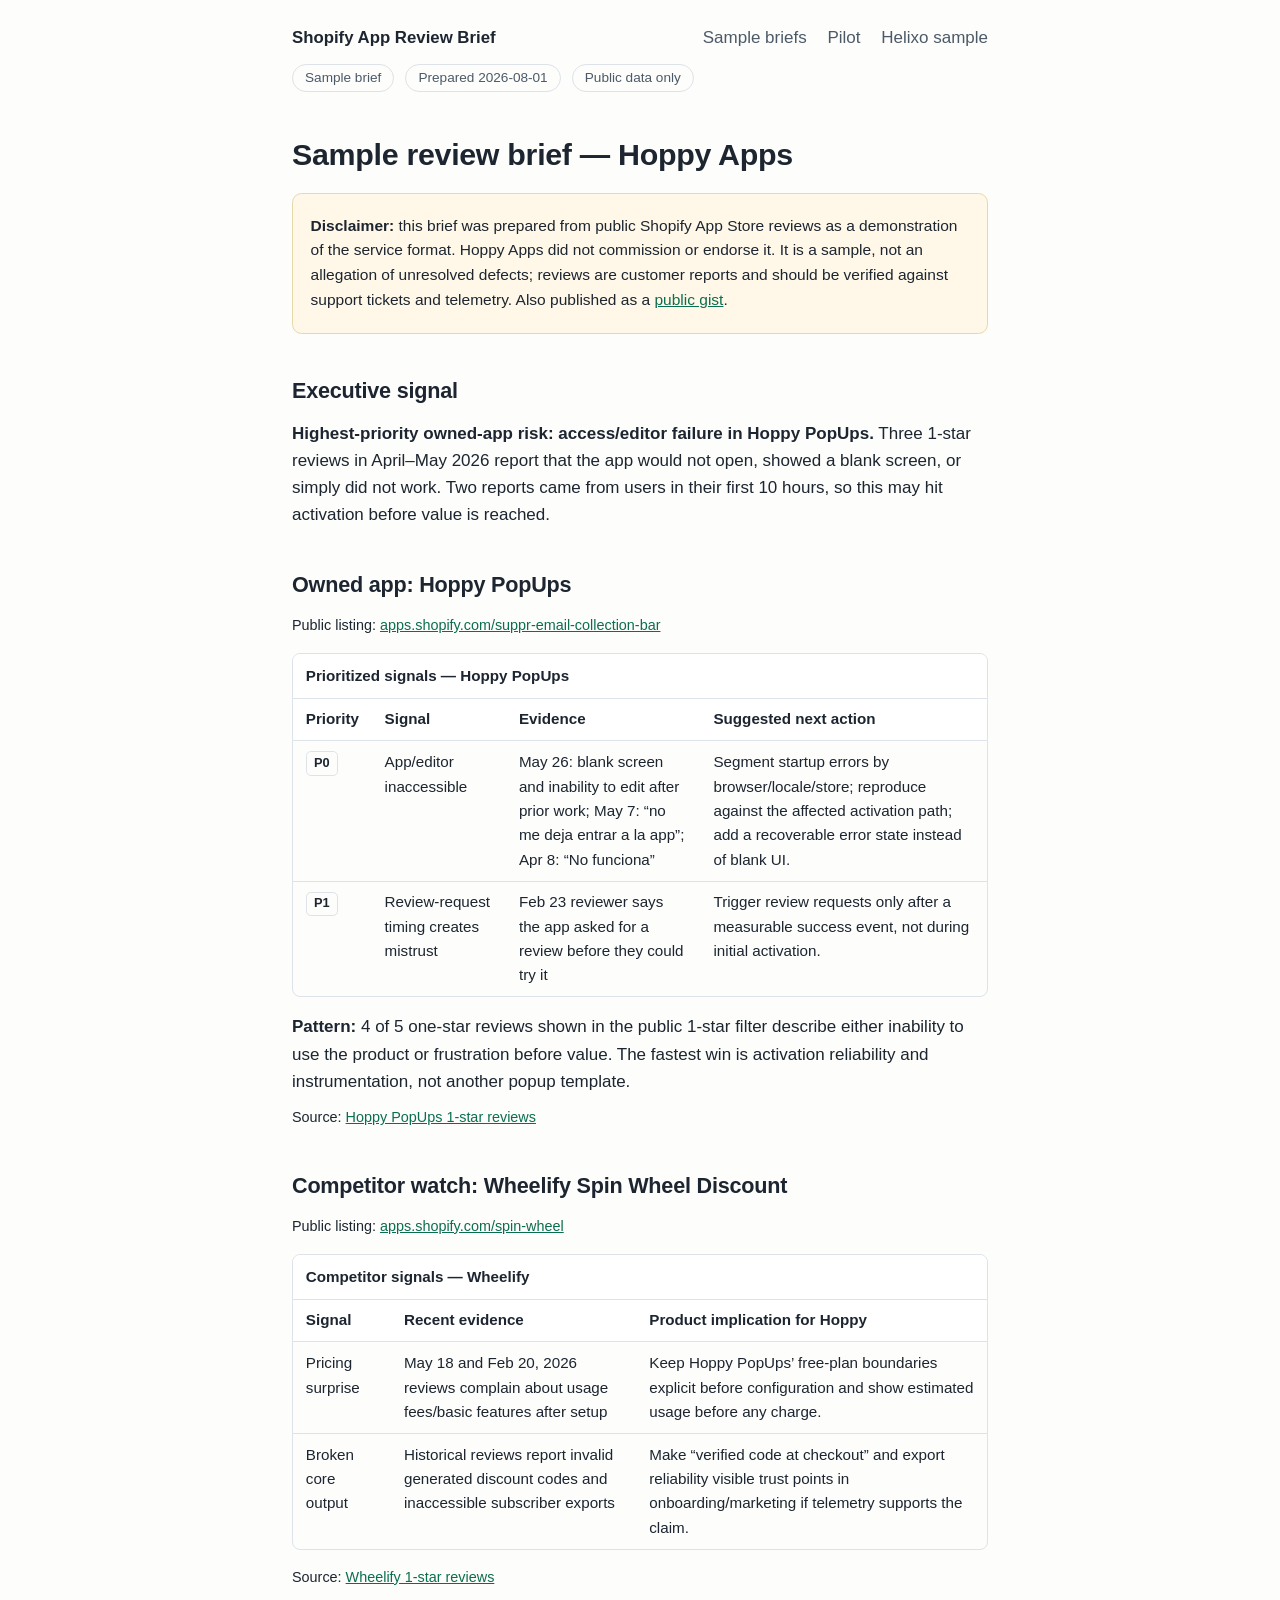
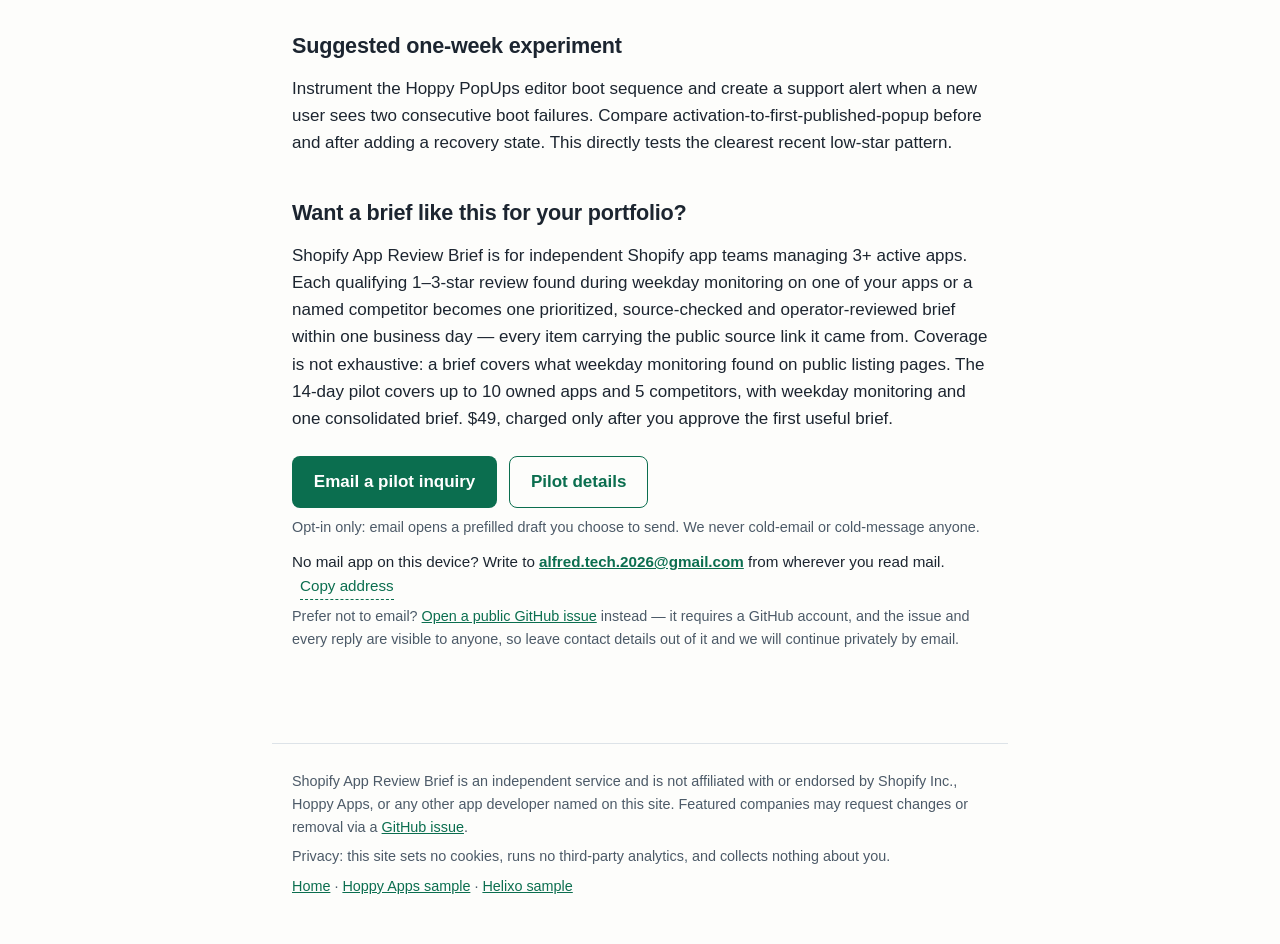
<file: docs/samples/hoppy-apps.html>
<!DOCTYPE html>
<html lang="en">
<head>
  <meta charset="utf-8">
  <meta name="viewport" content="width=device-width, initial-scale=1">
  <title>Sample review brief: Hoppy Apps — Shopify App Review Brief</title>
  <meta name="description" content="Demonstration brief built from public Shopify App Store reviews of Hoppy PopUps and competitor Wheelify: an activation-failure pattern, a review-request timing issue, and one measurable one-week experiment.">
  <link rel="canonical" href="https://alfredtech2026.github.io/shopify-app-review-brief/samples/hoppy-apps.html">
  <link rel="stylesheet" href="../assets/style.css">
  <link rel="icon" href="data:image/svg+xml,%3Csvg xmlns='http://www.w3.org/2000/svg' viewBox='0 0 100 100'%3E%3Ctext y='.9em' font-size='90'%3E%E2%98%85%3C/text%3E%3C/svg%3E">
  <meta property="og:type" content="article">
  <meta property="og:title" content="Sample review brief: Hoppy Apps">
  <meta property="og:description" content="How public 1-star reviews of a Shopify popup app become one prioritized product/support brief — a demonstration of the Shopify App Review Brief format.">
  <meta property="og:url" content="https://alfredtech2026.github.io/shopify-app-review-brief/samples/hoppy-apps.html">
  <meta property="og:site_name" content="Shopify App Review Brief">
  <meta property="og:image" content="https://alfredtech2026.github.io/shopify-app-review-brief/assets/og-card.png">
  <meta property="og:image:secure_url" content="https://alfredtech2026.github.io/shopify-app-review-brief/assets/og-card.png">
  <meta property="og:image:type" content="image/png">
  <meta property="og:image:width" content="1200">
  <meta property="og:image:height" content="630">
  <meta property="og:image:alt" content="Dark card reading “Shopify App Review Brief — new 1–3-star reviews, turned into one prioritized action brief”, with the priority buckets P0 incident risk, P1 repeated friction, P2 pricing confusion and P3 feature requests, and the 14-day $49 pilot terms.">
  <meta name="twitter:card" content="summary_large_image">
  <meta name="twitter:title" content="Sample review brief: Hoppy Apps">
  <meta name="twitter:description" content="How public 1-star reviews of a Shopify popup app become one prioritized product/support brief.">
  <meta name="twitter:image" content="https://alfredtech2026.github.io/shopify-app-review-brief/assets/og-card.png">
  <meta name="twitter:image:alt" content="Dark card reading “Shopify App Review Brief — new 1–3-star reviews, turned into one prioritized action brief”, with the priority buckets P0 incident risk, P1 repeated friction, P2 pricing confusion and P3 feature requests, and the 14-day $49 pilot terms.">
</head>
<body>
  <a class="skip-link" href="#main">Skip to content</a>
  <header class="site">
    <a class="brand" href="../">Shopify App Review Brief</a>
    <nav class="site" aria-label="Site">
      <a href="../#samples">Sample briefs</a>
      <a href="../#pilot">Pilot</a>
      <a href="helixo.html">Helixo sample</a>
    </nav>
  </header>

  <main id="main">
    <p><span class="pill">Sample brief</span> <span class="pill">Prepared 2026-08-01</span> <span class="pill">Public data only</span></p>
    <h1>Sample review brief — Hoppy Apps</h1>

    <div class="notice">
      <p><strong>Disclaimer:</strong> this brief was prepared from public Shopify App Store reviews as a demonstration of the service format. Hoppy Apps did not commission or endorse it. It is a sample, not an allegation of unresolved defects; reviews are customer reports and should be verified against support tickets and telemetry. Also published as a <a href="https://gist.github.com/alfredtech2026/891ed4dbe39fc9220dd32aadab2805bd">public gist</a>.</p>
    </div>

    <h2>Executive signal</h2>
    <p><strong>Highest-priority owned-app risk: access/editor failure in Hoppy PopUps.</strong> Three 1-star reviews in April–May 2026 report that the app would not open, showed a blank screen, or simply did not work. Two reports came from users in their first 10 hours, so this may hit activation before value is reached.</p>

    <h2>Owned app: Hoppy PopUps</h2>
    <p class="source-link">Public listing: <a href="https://apps.shopify.com/suppr-email-collection-bar">apps.shopify.com/suppr-email-collection-bar</a></p>

    <div class="table-wrap">
      <table>
        <caption>Prioritized signals — Hoppy PopUps</caption>
        <thead>
          <tr><th scope="col">Priority</th><th scope="col">Signal</th><th scope="col">Evidence</th><th scope="col">Suggested next action</th></tr>
        </thead>
        <tbody>
          <tr>
            <td><span class="priority">P0</span></td>
            <td>App/editor inaccessible</td>
            <td>May 26: blank screen and inability to edit after prior work; May 7: &ldquo;no me deja entrar a la app&rdquo;; Apr 8: &ldquo;No funciona&rdquo;</td>
            <td>Segment startup errors by browser/locale/store; reproduce against the affected activation path; add a recoverable error state instead of blank UI.</td>
          </tr>
          <tr>
            <td><span class="priority">P1</span></td>
            <td>Review-request timing creates mistrust</td>
            <td>Feb 23 reviewer says the app asked for a review before they could try it</td>
            <td>Trigger review requests only after a measurable success event, not during initial activation.</td>
          </tr>
        </tbody>
      </table>
    </div>

    <p><strong>Pattern:</strong> 4 of 5 one-star reviews shown in the public 1-star filter describe either inability to use the product or frustration before value. The fastest win is activation reliability and instrumentation, not another popup template.</p>
    <p class="source-link">Source: <a href="https://apps.shopify.com/suppr-email-collection-bar/reviews?ratings%5B%5D=1">Hoppy PopUps 1-star reviews</a></p>

    <h2>Competitor watch: Wheelify Spin Wheel Discount</h2>
    <p class="source-link">Public listing: <a href="https://apps.shopify.com/spin-wheel">apps.shopify.com/spin-wheel</a></p>

    <div class="table-wrap">
      <table>
        <caption>Competitor signals — Wheelify</caption>
        <thead>
          <tr><th scope="col">Signal</th><th scope="col">Recent evidence</th><th scope="col">Product implication for Hoppy</th></tr>
        </thead>
        <tbody>
          <tr>
            <td>Pricing surprise</td>
            <td>May 18 and Feb 20, 2026 reviews complain about usage fees/basic features after setup</td>
            <td>Keep Hoppy PopUps&rsquo; free-plan boundaries explicit before configuration and show estimated usage before any charge.</td>
          </tr>
          <tr>
            <td>Broken core output</td>
            <td>Historical reviews report invalid generated discount codes and inaccessible subscriber exports</td>
            <td>Make &ldquo;verified code at checkout&rdquo; and export reliability visible trust points in onboarding/marketing if telemetry supports the claim.</td>
          </tr>
        </tbody>
      </table>
    </div>

    <p class="source-link">Source: <a href="https://apps.shopify.com/spin-wheel/reviews?ratings%5B%5D=1">Wheelify 1-star reviews</a></p>

    <h2>Suggested one-week experiment</h2>
    <p>Instrument the Hoppy PopUps editor boot sequence and create a support alert when a new user sees two consecutive boot failures. Compare activation-to-first-published-popup before and after adding a recovery state. This directly tests the clearest recent low-star pattern.</p>

    <h2>Want a brief like this for your portfolio?</h2>
    <p>Shopify App Review Brief is for independent Shopify app teams managing 3+ active apps. Each qualifying 1–3-star review found during weekday monitoring on one of your apps or a named competitor becomes one prioritized, source-checked and operator-reviewed brief within one business day — every item carrying the public source link it came from. Coverage is not exhaustive: a brief covers what weekday monitoring found on public listing pages. The 14-day pilot covers up to 10 owned apps and 5 competitors, with weekday monitoring and one consolidated brief. $49, charged only after you approve the first useful brief.</p>
    <div class="cta-row">
      <a class="button" data-email-cta href="mailto:alfred.tech.2026@gmail.com?subject=Pilot%20inquiry%3A%20Shopify%20App%20Review%20Brief&amp;body=Team%20/%20company%3A%0AYour%20Shopify%20apps%20%283%2B%20active%2C%20links%29%3A%0ACompetitors%20to%20watch%20%28up%20to%205%2C%20optional%29%3A%0A%0AI%20understand%20this%20is%20an%20opt-in%20inquiry%20for%20the%2014-day%20pilot%20%28%2449%2C%20charged%20only%20after%20I%20approve%20the%20first%20useful%20brief%29.%0A%0ASource%20page%3A%20sample-hoppy-apps%0A">Email a pilot inquiry</a>
      <a class="button secondary" href="../#pilot">Pilot details</a>
    </div>
    <p class="cta-note">Opt-in only: email opens a prefilled draft you choose to send. We never cold-email or cold-message anyone.</p>
    <p class="contact-direct">No mail app on this device? Write to <a class="inquiry-address" href="mailto:alfred.tech.2026@gmail.com">alfred.tech.2026@gmail.com</a> from wherever you read mail. <button type="button" class="link-button" data-copy-address="alfred.tech.2026@gmail.com" hidden>Copy address</button><span class="copy-status" data-copy-address-status role="status" aria-live="polite"></span></p>
    <p class="cta-alt">Prefer not to email? <a data-cta href="https://github.com/alfredtech2026/shopify-app-review-brief/issues/new?labels=pilot-inquiry&amp;title=Pilot%20inquiry%3A%20Shopify%20App%20Review%20Brief&amp;body=Team%20/%20company%3A%0AYour%20Shopify%20apps%20%283%2B%20active%2C%20links%29%3A%0ACompetitors%20to%20watch%20%28up%20to%205%2C%20optional%29%3A%0A%0AGitHub%20issues%20are%20public%2C%20so%20I%20am%20not%20posting%20contact%20details%20here.%20To%20continue%20privately%20I%20can%20email%20alfred.tech.2026%40gmail.com.%0A%0AI%20understand%20this%20is%20an%20opt-in%20inquiry%20for%20the%2014-day%20pilot%20%28%2449%2C%20charged%20only%20after%20I%20approve%20the%20first%20useful%20brief%29.%0A%0ASource%20page%3A%20sample-hoppy-apps%0A">Open a public GitHub issue</a> instead &mdash; it requires a GitHub account, and the issue and every reply are visible to anyone, so leave contact details out of it and we will continue privately by email.</p>
  </main>

  <footer class="site">
    <p>Shopify App Review Brief is an independent service and is not affiliated with or endorsed by Shopify Inc., Hoppy Apps, or any other app developer named on this site. Featured companies may request changes or removal via a <a href="https://github.com/alfredtech2026/shopify-app-review-brief/issues">GitHub issue</a>.</p>
    <p>Privacy: this site sets no cookies, runs no third-party analytics, and collects nothing about you.</p>
    <p><a href="../">Home</a> · <a href="hoppy-apps.html" aria-current="page">Hoppy Apps sample</a> · <a href="helixo.html">Helixo sample</a></p>
  </footer>

  <script>
    (function () {
      var utm = new URLSearchParams(location.search);
      var tags = ["utm_source", "utm_medium", "utm_campaign"].map(function (k) {
        return utm.get(k);
      }).filter(Boolean);
      if (!tags.length) return;
      document.querySelectorAll("a[data-cta], a[data-email-cta]").forEach(function (a) {
        var u = new URL(a.href);
        u.searchParams.set("body",
          u.searchParams.get("body") + "Channel: " + tags.join(" / ") + "\n");
        a.href = u.toString();
      });
    })();
  </script>
  <script>
    // Copy-address fallback: mailto: links do nothing on a device with no mail
    // client, so every email CTA is backed by the visible address plus this
    // one-click copy. The button is revealed only when this script runs, so
    // without JavaScript the address stays there to select by hand.
    // No cookies, no storage, no network calls.
    (function () {
      "use strict";
      document.querySelectorAll("[data-copy-address]").forEach(function (btn) {
        var address = btn.getAttribute("data-copy-address");
        var status = btn.parentNode.querySelector("[data-copy-address-status]");
        var say = function (msg) { if (status) { status.textContent = msg; } };
        btn.hidden = false;
        btn.addEventListener("click", function () {
          var fail = function () {
            say("Automatic copy was blocked \u2014 select " + address +
                " above and copy it by hand.");
          };
          if (navigator.clipboard && navigator.clipboard.writeText) {
            navigator.clipboard.writeText(address).then(function () {
              say(address + " copied to your clipboard \u2014 nothing was sent anywhere.");
            }, fail);
          } else {
            fail();
          }
        });
      });
    })();
  </script>
</body>
</html>
</file>
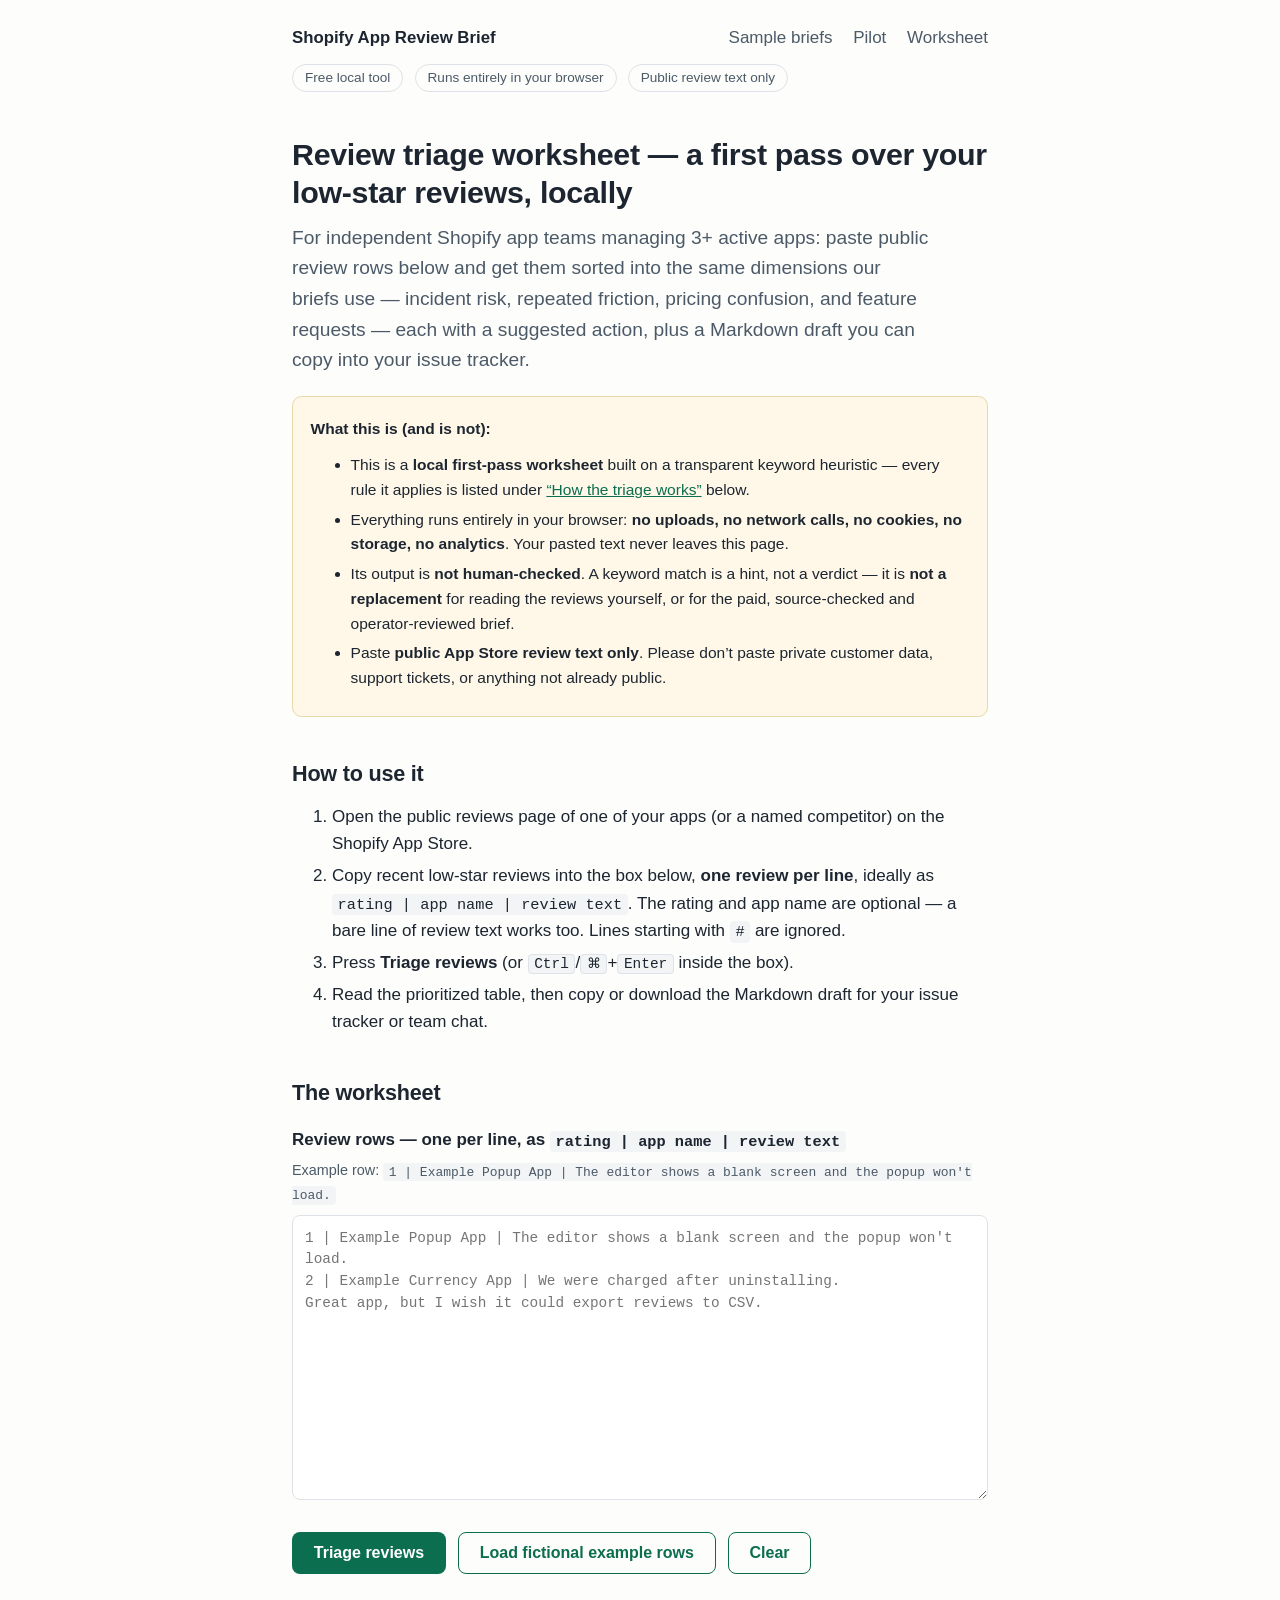
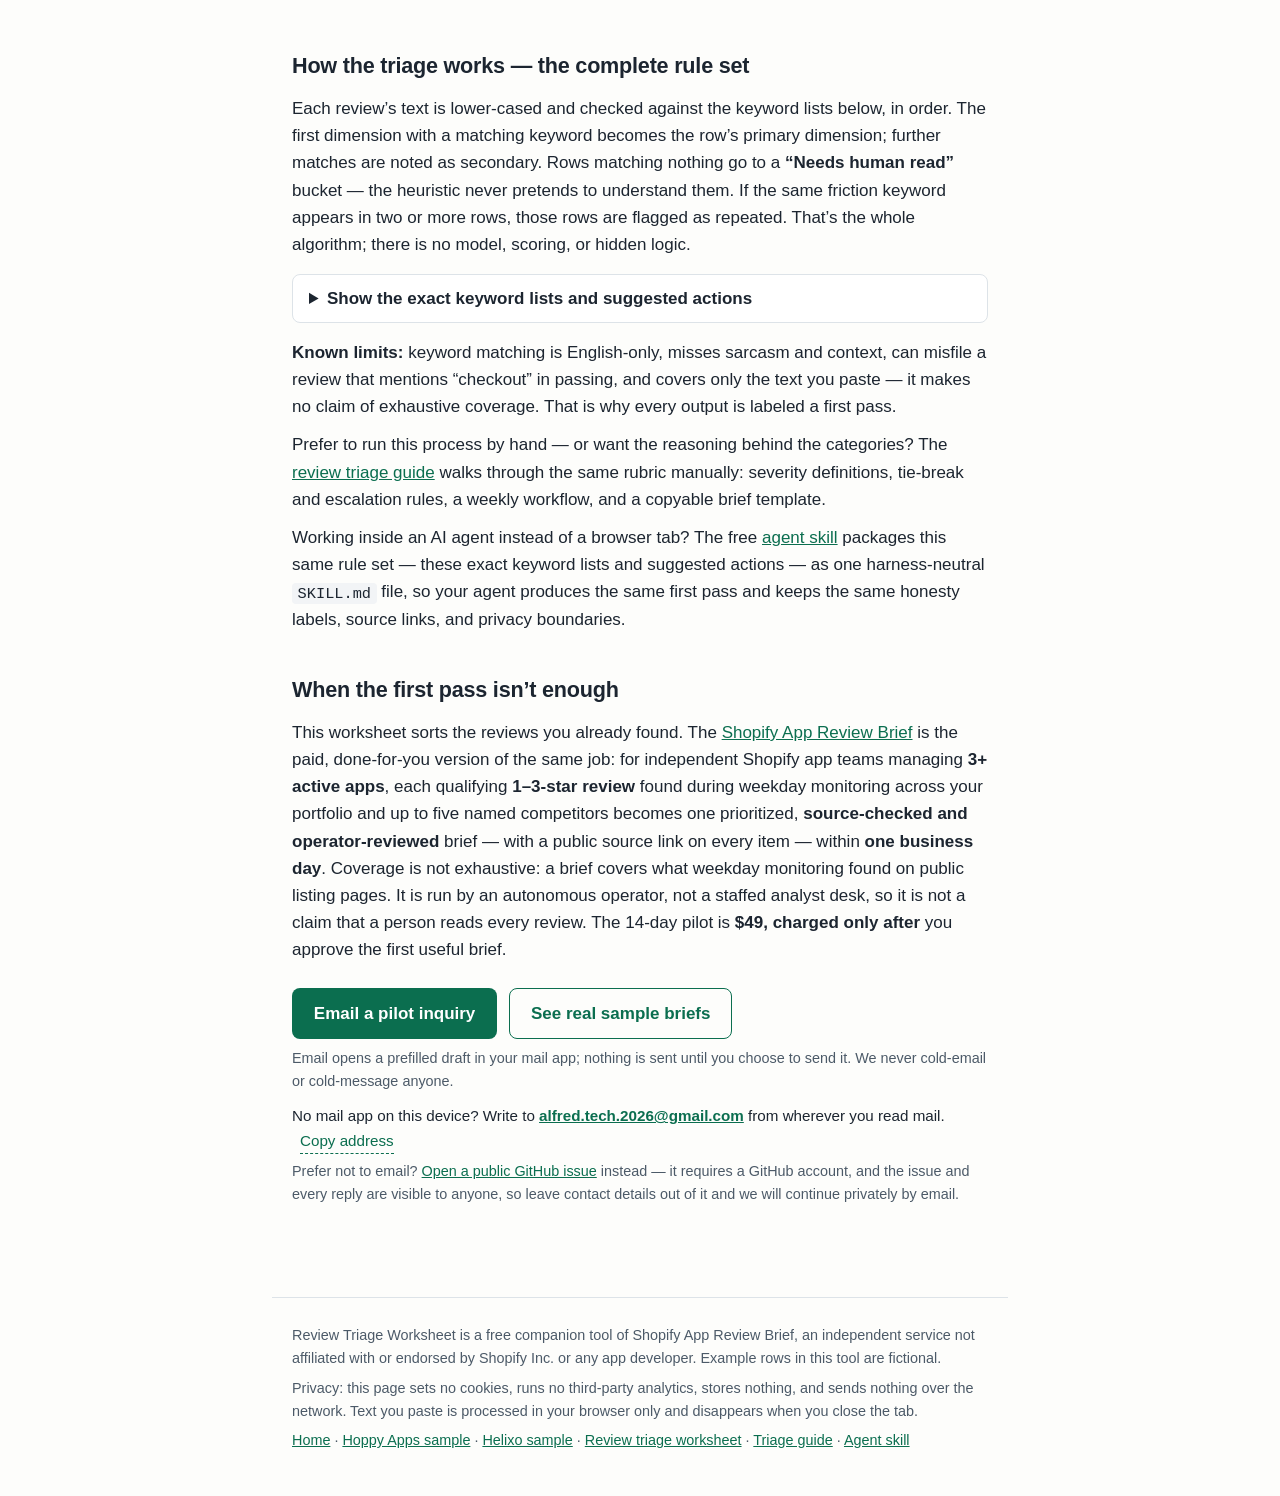
<file: docs/tools/review-triage-worksheet.html>
<!DOCTYPE html>
<html lang="en">
<head>
  <meta charset="utf-8">
  <meta name="viewport" content="width=device-width, initial-scale=1">
  <title>Review Triage Worksheet — sort Shopify app reviews locally, in your browser</title>
  <meta name="description" content="A free local first-pass worksheet for independent Shopify app teams managing 3+ active apps: paste public review rows and triage them into incident risk, repeated friction, pricing confusion, and feature requests — entirely in your browser, with a copyable Markdown draft. No uploads, no cookies, no analytics.">
  <link rel="canonical" href="https://alfredtech2026.github.io/shopify-app-review-brief/tools/review-triage-worksheet.html">
  <link rel="stylesheet" href="../assets/style.css">
  <link rel="icon" href="data:image/svg+xml,%3Csvg xmlns='http://www.w3.org/2000/svg' viewBox='0 0 100 100'%3E%3Ctext y='.9em' font-size='90'%3E%E2%98%85%3C/text%3E%3C/svg%3E">
  <meta property="og:type" content="website">
  <meta property="og:title" content="Review Triage Worksheet — a free local first pass for Shopify app reviews">
  <meta property="og:description" content="Paste public review rows and sort them into incident risk, repeated friction, pricing confusion, and feature requests — entirely in your browser. Copy or download a Markdown draft. No uploads, no cookies.">
  <meta property="og:url" content="https://alfredtech2026.github.io/shopify-app-review-brief/tools/review-triage-worksheet.html">
  <meta property="og:site_name" content="Shopify App Review Brief">
  <meta property="og:image" content="https://alfredtech2026.github.io/shopify-app-review-brief/assets/og-card.png">
  <meta property="og:image:secure_url" content="https://alfredtech2026.github.io/shopify-app-review-brief/assets/og-card.png">
  <meta property="og:image:type" content="image/png">
  <meta property="og:image:width" content="1200">
  <meta property="og:image:height" content="630">
  <meta property="og:image:alt" content="Dark card reading “Shopify App Review Brief — new 1–3-star reviews, turned into one prioritized action brief”, with the priority buckets P0 incident risk, P1 repeated friction, P2 pricing confusion and P3 feature requests, and the 14-day $49 pilot terms.">
  <meta name="twitter:card" content="summary_large_image">
  <meta name="twitter:title" content="Review Triage Worksheet — a free local first pass for Shopify app reviews">
  <meta name="twitter:description" content="Paste public review rows and sort them into incident risk, repeated friction, pricing confusion, and feature requests — entirely in your browser.">
  <meta name="twitter:image" content="https://alfredtech2026.github.io/shopify-app-review-brief/assets/og-card.png">
  <meta name="twitter:image:alt" content="Dark card reading “Shopify App Review Brief — new 1–3-star reviews, turned into one prioritized action brief”, with the priority buckets P0 incident risk, P1 repeated friction, P2 pricing confusion and P3 feature requests, and the 14-day $49 pilot terms.">
  <script type="application/ld+json">
  {
    "@context": "https://schema.org",
    "@type": "WebApplication",
    "name": "Review Triage Worksheet",
    "url": "https://alfredtech2026.github.io/shopify-app-review-brief/tools/review-triage-worksheet.html",
    "image": "https://alfredtech2026.github.io/shopify-app-review-brief/assets/og-card.png",
    "description": "A free local first-pass worksheet for Shopify app teams: paste public App Store review rows and triage them by transparent keyword heuristics into incident risk, repeated friction, pricing confusion, and feature requests, with a suggested action per group and a Markdown draft to copy or download. Runs entirely in the browser; no data is transmitted or stored.",
    "applicationCategory": "BusinessApplication",
    "operatingSystem": "Any",
    "browserRequirements": "Requires JavaScript. Runs entirely in the browser; no data is transmitted.",
    "isAccessibleForFree": true,
    "offers": { "@type": "Offer", "price": "0", "priceCurrency": "USD" },
    "provider": {
      "@type": "Service",
      "name": "Shopify App Review Brief",
      "url": "https://alfredtech2026.github.io/shopify-app-review-brief/"
    }
  }
  </script>
</head>
<body>
  <a class="skip-link" href="#main">Skip to content</a>
  <header class="site">
    <a class="brand" href="../">Shopify App Review Brief</a>
    <nav class="site" aria-label="Site">
      <a href="../#samples">Sample briefs</a>
      <a href="../#pilot">Pilot</a>
      <a href="#worksheet">Worksheet</a>
    </nav>
  </header>

  <main id="main">
    <p><span class="pill">Free local tool</span> <span class="pill">Runs entirely in your browser</span> <span class="pill">Public review text only</span></p>
    <h1>Review triage worksheet — a first pass over your low-star reviews, locally</h1>
    <p class="lede">For independent Shopify app teams managing 3+ active apps: paste public review rows below and get them sorted into the same dimensions our briefs use — incident risk, repeated friction, pricing confusion, and feature requests — each with a suggested action, plus a Markdown draft you can copy into your issue tracker.</p>

    <div class="notice">
      <p><strong>What this is (and is not):</strong></p>
      <ul>
        <li>This is a <strong>local first-pass worksheet</strong> built on a transparent keyword heuristic — every rule it applies is listed under <a href="#how-it-works">“How the triage works”</a> below.</li>
        <li>Everything runs entirely in your browser: <strong>no uploads, no network calls, no cookies, no storage, no analytics</strong>. Your pasted text never leaves this page.</li>
        <li>Its output is <strong>not human-checked</strong>. A keyword match is a hint, not a verdict — it is <strong>not a replacement</strong> for reading the reviews yourself, or for the paid, source-checked and operator-reviewed brief.</li>
        <li>Paste <strong>public App Store review text only</strong>. Please don’t paste private customer data, support tickets, or anything not already public.</li>
      </ul>
    </div>

    <h2 id="how-to-use">How to use it</h2>
    <ol>
      <li>Open the public reviews page of one of your apps (or a named competitor) on the Shopify App Store.</li>
      <li>Copy recent low-star reviews into the box below, <strong>one review per line</strong>, ideally as <code>rating | app name | review text</code>. The rating and app name are optional — a bare line of review text works too. Lines starting with <code>#</code> are ignored.</li>
      <li>Press <strong>Triage reviews</strong> (or <kbd>Ctrl</kbd>/<kbd>⌘</kbd>+<kbd>Enter</kbd> inside the box).</li>
      <li>Read the prioritized table, then copy or download the Markdown draft for your issue tracker or team chat.</li>
    </ol>

    <h2 id="worksheet">The worksheet</h2>
    <noscript>
      <div class="notice"><p>This worksheet needs JavaScript to run — it is a small inline script on this page that works entirely locally and makes no network requests. With JavaScript disabled, the triage rules under “How the triage works” below still describe exactly how to sort reviews by hand.</p></div>
    </noscript>
    <div class="field">
      <label for="triage-input">Review rows — one per line, as <code>rating | app name | review text</code></label>
      <p class="hint" id="triage-input-hint">Example row: <code>1 | Example Popup App | The editor shows a blank screen and the popup won't load.</code></p>
      <textarea id="triage-input" class="tool-input" rows="12" spellcheck="false"
        aria-describedby="triage-input-hint"
        placeholder="1 | Example Popup App | The editor shows a blank screen and the popup won't load.&#10;2 | Example Currency App | We were charged after uninstalling.&#10;Great app, but I wish it could export reviews to CSV."></textarea>
    </div>
    <div class="cta-row" role="group" aria-label="Worksheet actions">
      <button type="button" class="button" id="triage-run">Triage reviews</button>
      <button type="button" class="button secondary" id="triage-example">Load fictional example rows</button>
      <button type="button" class="button secondary" id="triage-clear">Clear</button>
    </div>
    <p class="status" id="triage-status" role="status" aria-live="polite"></p>

    <section id="triage-results-section" hidden>
      <h2 id="triage-results-heading" tabindex="-1">First-pass triage</h2>
      <p class="hint">Heuristic keyword output — not human-checked. Verify every row against the original review before acting.</p>
      <div id="triage-results"></div>

      <h2 id="triage-markdown-heading">Markdown draft</h2>
      <div class="cta-row" role="group" aria-label="Markdown draft actions">
        <button type="button" class="button" id="triage-copy" disabled>Copy Markdown</button>
        <button type="button" class="button secondary" id="triage-download" disabled>Download .md</button>
      </div>
      <div class="field">
        <label for="triage-markdown">Markdown draft (read-only — edit after pasting into your tracker)</label>
        <textarea id="triage-markdown" class="tool-input tool-output" rows="14" readonly spellcheck="false"></textarea>
      </div>
    </section>

    <h2 id="how-it-works">How the triage works — the complete rule set</h2>
    <p>Each review’s text is lower-cased and checked against the keyword lists below, in order. The first dimension with a matching keyword becomes the row’s primary dimension; further matches are noted as secondary. Rows matching nothing go to a <strong>“Needs human read”</strong> bucket — the heuristic never pretends to understand them. If the same friction keyword appears in two or more rows, those rows are flagged as repeated. That’s the whole algorithm; there is no model, scoring, or hidden logic.</p>
    <details class="rules">
      <summary>Show the exact keyword lists and suggested actions</summary>
      <dl class="kw-list" id="rules-list"></dl>
    </details>
    <p><strong>Known limits:</strong> keyword matching is English-only, misses sarcasm and context, can misfile a review that mentions “checkout” in passing, and covers only the text you paste — it makes no claim of exhaustive coverage. That is why every output is labeled a first pass.</p>
    <p>Prefer to run this process by hand — or want the reasoning behind the categories? The <a href="../guides/shopify-app-review-triage.html">review triage guide</a> walks through the same rubric manually: severity definitions, tie-break and escalation rules, a weekly workflow, and a copyable brief template.</p>
    <p>Working inside an AI agent instead of a browser tab? The free <a href="../skills/shopify-review-triage/">agent skill</a> packages this same rule set — these exact keyword lists and suggested actions — as one harness-neutral <code>SKILL.md</code> file, so your agent produces the same first pass and keeps the same honesty labels, source links, and privacy boundaries.</p>

    <h2 id="pilot-cta">When the first pass isn’t enough</h2>
    <p>This worksheet sorts the reviews you already found. The <a href="../">Shopify App Review Brief</a> is the paid, done-for-you version of the same job: for independent Shopify app teams managing <strong>3+ active apps</strong>, each qualifying <strong>1–3-star review</strong> found during weekday monitoring across your portfolio and up to five named competitors becomes one prioritized, <strong>source-checked and operator-reviewed</strong> brief — with a public source link on every item — within <strong>one business day</strong>. Coverage is not exhaustive: a brief covers what weekday monitoring found on public listing pages. It is run by an autonomous operator, not a staffed analyst desk, so it is not a claim that a person reads every review. The 14-day pilot is <strong>$49, charged only after</strong> you approve the first useful brief.</p>
    <div class="cta-row">
      <a class="button" data-email-cta href="mailto:alfred.tech.2026@gmail.com?subject=Pilot%20inquiry%3A%20Shopify%20App%20Review%20Brief&amp;body=Team%20/%20company%3A%0AYour%20Shopify%20apps%20%283%2B%20active%2C%20links%29%3A%0ACompetitors%20to%20watch%20%28up%20to%205%2C%20optional%29%3A%0A%0AI%20understand%20this%20is%20an%20opt-in%20inquiry%20for%20the%2014-day%20pilot%20%28%2449%2C%20charged%20only%20after%20I%20approve%20the%20first%20useful%20brief%29.%0A%0ASource%20page%3A%20tool-review-triage%0A">Email a pilot inquiry</a>
      <a class="button secondary" href="../#samples">See real sample briefs</a>
    </div>
    <p class="cta-note">Email opens a prefilled draft in your mail app; nothing is sent until you choose to send it. We never cold-email or cold-message anyone.</p>
    <p class="contact-direct">No mail app on this device? Write to <a class="inquiry-address" href="mailto:alfred.tech.2026@gmail.com">alfred.tech.2026@gmail.com</a> from wherever you read mail. <button type="button" class="link-button" data-copy-address="alfred.tech.2026@gmail.com" hidden>Copy address</button><span class="copy-status" data-copy-address-status role="status" aria-live="polite"></span></p>
    <p class="cta-alt">Prefer not to email? <a data-cta href="https://github.com/alfredtech2026/shopify-app-review-brief/issues/new?labels=pilot-inquiry&amp;title=Pilot%20inquiry%3A%20Shopify%20App%20Review%20Brief&amp;body=Team%20/%20company%3A%0AYour%20Shopify%20apps%20%283%2B%20active%2C%20links%29%3A%0ACompetitors%20to%20watch%20%28up%20to%205%2C%20optional%29%3A%0A%0AGitHub%20issues%20are%20public%2C%20so%20I%20am%20not%20posting%20contact%20details%20here.%20To%20continue%20privately%20I%20can%20email%20alfred.tech.2026%40gmail.com.%0A%0AI%20understand%20this%20is%20an%20opt-in%20inquiry%20for%20the%2014-day%20pilot%20%28%2449%2C%20charged%20only%20after%20I%20approve%20the%20first%20useful%20brief%29.%0A%0ASource%20page%3A%20tool-review-triage%0A">Open a public GitHub issue</a> instead &mdash; it requires a GitHub account, and the issue and every reply are visible to anyone, so leave contact details out of it and we will continue privately by email.</p>
  </main>

  <footer class="site">
    <p>Review Triage Worksheet is a free companion tool of Shopify App Review Brief, an independent service not affiliated with or endorsed by Shopify Inc. or any app developer. Example rows in this tool are fictional.</p>
    <p>Privacy: this page sets no cookies, runs no third-party analytics, stores nothing, and sends nothing over the network. Text you paste is processed in your browser only and disappears when you close the tab.</p>
    <p><a href="../">Home</a> · <a href="../samples/hoppy-apps.html">Hoppy Apps sample</a> · <a href="../samples/helixo.html">Helixo sample</a> · <a href="review-triage-worksheet.html">Review triage worksheet</a> · <a href="../guides/shopify-app-review-triage.html">Triage guide</a> · <a href="../skills/shopify-review-triage/">Agent skill</a></p>
  </footer>

  <script type="application/json" id="triage-rules">
  {
    "dimensions": [
      {
        "key": "incident-risk",
        "label": "Incident risk",
        "priority": "P0",
        "action": "Try to reproduce on a test store today. If confirmed, treat it as an incident: fix or mitigate first, then reply to the reviewer with what changed.",
        "keywords": ["won't load", "wont load", "won't open", "wont open", "can't close", "cannot close", "won't close", "blank screen", "broken", "crash", "stopped working", "not working", "doesn't work", "does not work", "checkout", "losing sales", "lost sales", "error"]
      },
      {
        "key": "repeated-friction",
        "label": "Repeated friction",
        "priority": "P1",
        "action": "Log it against the matching support theme. If the same complaint repeats across rows, schedule a UX fix ahead of new feature work.",
        "keywords": ["confusing", "unclear", "hard to", "difficult", "complicated", "clunky", "slow", "couldn't figure", "could not figure", "annoying", "had to contact support", "setup took", "too many steps"]
      },
      {
        "key": "pricing-confusion",
        "label": "Pricing confusion",
        "priority": "P2",
        "action": "Compare what the reviewer expected with the listing's pricing section and in-app upgrade prompts; clarify the copy where they diverge.",
        "keywords": ["pricing", "price", "charged", "charge", "billing", "billed", "expensive", "free plan", "trial", "refund", "hidden fee", "hidden cost", "paywall"]
      },
      {
        "key": "feature-request",
        "label": "Feature request",
        "priority": "P3",
        "action": "Add it to the feature-request log with a link to the review. If the capability already exists, reply to the reviewer with where to find it.",
        "keywords": ["wish", "would be great", "would love", "please add", "feature request", "missing", "if only", "would like", "no option to", "needs an option", "hope you add", "add support for"]
      }
    ],
    "unmatchedLabel": "Needs human read",
    "unmatchedPriority": "P2",
    "unmatchedAction": "No keyword matched. Read the full review yourself and file it manually — the heuristic makes no guess here.",
    "examples": [
      { "row": "1 | Example Popup App | The editor shows a blank screen and the popup won't load. We are losing sales every day.", "expected": ["incident-risk"] },
      { "row": "2 | Example Popup App | The overlay can't close on mobile and it blocks the checkout button.", "expected": ["incident-risk"] },
      { "row": "1 | Example Currency App | Conversion is broken at checkout and we were still billed for the month.", "expected": ["incident-risk", "pricing-confusion"] },
      { "row": "3 | Example Currency App | Setup took hours and the settings screen is confusing. Support was slow to reply.", "expected": ["repeated-friction"] },
      { "row": "3 | Example Reviews App | The widget looks fine but the template editor is confusing and hard to use on a tablet.", "expected": ["repeated-friction"] },
      { "row": "2 | Example Currency App | We kept getting charged after uninstalling, and the pricing page never mentioned this.", "expected": ["pricing-confusion"] },
      { "row": "4 | Example Reviews App | Great app, but I wish it could export reviews to CSV. Please add filtering by country.", "expected": ["feature-request"] },
      { "row": "5 | Example Reviews App | Does what it promises and support replied the same day.", "expected": [] }
    ]
  }
  </script>

  <script>
  (function () {
    "use strict";
    var TOOL_URL = "https://alfredtech2026.github.io/shopify-app-review-brief/tools/review-triage-worksheet.html";

    // >>> triage-core — pure functions, no DOM access.
    // Exercised directly by scripts/test_triage_worksheet.py via Node.
    function parseRating(field) {
      var m = /^\s*([1-5])\s*(?:★|stars?)?\s*$/i.exec(field || "");
      return m ? Number(m[1]) : null;
    }

    function parseRows(input) {
      var rows = [];
      String(input || "").split(/\r?\n/).forEach(function (raw) {
        var line = raw.trim();
        if (!line || line.charAt(0) === "#") return;
        var fields = line.split("|").map(function (f) { return f.trim(); });
        var rating = null, app = "", text = "";
        if (fields.length >= 3) {
          rating = parseRating(fields[0]);
          app = fields[1];
          text = fields.slice(2).join(" | ");
        } else if (fields.length === 2) {
          rating = parseRating(fields[0]);
          if (rating === null) app = fields[0];
          text = fields[1];
        } else {
          text = fields[0];
        }
        if (text) rows.push({ rating: rating, app: app, text: text });
      });
      return rows;
    }

    function classifyRow(text, rules) {
      // Curly apostrophes are normalized so pasted “won’t load” matches "won't load".
      var lower = String(text).toLowerCase().replace(/[‘’]/g, "'");
      var matched = [], hits = {};
      rules.dimensions.forEach(function (d) {
        var found = d.keywords.filter(function (kw) { return lower.indexOf(kw) !== -1; });
        if (found.length) { matched.push(d.key); hits[d.key] = found; }
      });
      return { matched: matched, hits: hits };
    }

    function triage(input, rules) {
      var items = parseRows(input).map(function (r) {
        var c = classifyRow(r.text, rules);
        return { rating: r.rating, app: r.app, text: r.text, matched: c.matched, hits: c.hits };
      });
      var frictionCounts = {};
      items.forEach(function (it) {
        (it.hits["repeated-friction"] || []).forEach(function (kw) {
          frictionCounts[kw] = (frictionCounts[kw] || 0) + 1;
        });
      });
      var order = {};
      rules.dimensions.forEach(function (d, i) { order[d.key] = i; });
      var sorted = items.map(function (it, i) { return { it: it, i: i }; })
        .sort(function (a, b) {
          var ra = a.it.matched.length ? order[a.it.matched[0]] : rules.dimensions.length;
          var rb = b.it.matched.length ? order[b.it.matched[0]] : rules.dimensions.length;
          return ra - rb || a.i - b.i;
        })
        .map(function (x) { return x.it; });
      var counts = { unmatched: 0 };
      rules.dimensions.forEach(function (d) { counts[d.key] = 0; });
      items.forEach(function (it) {
        if (it.matched.length) counts[it.matched[0]] += 1; else counts.unmatched += 1;
      });
      return { items: sorted, counts: counts, frictionCounts: frictionCounts, total: items.length };
    }

    function dimensionByKey(key, rules) {
      for (var i = 0; i < rules.dimensions.length; i++) {
        if (rules.dimensions[i].key === key) return rules.dimensions[i];
      }
      return null;
    }

    function repeatedNotes(it, result) {
      return (it.hits["repeated-friction"] || []).filter(function (kw) {
        return result.frictionCounts[kw] >= 2;
      }).map(function (kw) {
        return "repeated “" + kw + "” ×" + result.frictionCounts[kw];
      });
    }

    function itemMeta(it, dim, result, rules) {
      var meta = [];
      if (it.rating !== null) meta.push(it.rating + "★");
      var kws = dim ? it.hits[dim.key] : [];
      if (kws && kws.length) meta.push("matched: " + kws.join(", "));
      if (it.matched.length > 1) {
        meta.push("also: " + it.matched.slice(1).map(function (k) {
          return dimensionByKey(k, rules).label.toLowerCase();
        }).join(", "));
      }
      if (dim && dim.key === "repeated-friction") meta = meta.concat(repeatedNotes(it, result));
      return meta;
    }

    function toMarkdown(result, rules) {
      var lines = [
        "# Review triage worksheet — first-pass output",
        "",
        "> Generated locally in the browser by a transparent keyword heuristic.",
        "> This output is not human-checked. Verify every item against the original review before acting.",
        ""
      ];
      var summary = rules.dimensions.map(function (d) {
        return result.counts[d.key] + " " + d.label.toLowerCase();
      });
      summary.push(result.counts.unmatched + " needs human read");
      lines.push("Triaged " + result.total + " review row" + (result.total === 1 ? "" : "s") + ": " + summary.join(", ") + ".");
      function pushGroup(label, priority, action, group, dim) {
        if (!group.length) return;
        lines.push("", "## " + label + " — " + priority, "", "Suggested action: " + action, "");
        group.forEach(function (it) {
          var meta = itemMeta(it, dim, result, rules);
          lines.push("- **" + (it.app || "Unnamed app") + "**" + (meta.length ? " (" + meta.join("; ") + ")" : ""));
          lines.push("  > " + it.text);
        });
      }
      rules.dimensions.forEach(function (d) {
        pushGroup(d.label, d.priority, d.action, result.items.filter(function (it) {
          return it.matched[0] === d.key;
        }), d);
      });
      pushGroup(rules.unmatchedLabel, rules.unmatchedPriority, rules.unmatchedAction,
        result.items.filter(function (it) { return !it.matched.length; }), null);
      lines.push("", "---", "", "Made with the free local Review Triage Worksheet: " + TOOL_URL);
      return lines.join("\n") + "\n";
    }
    // <<< triage-core

    var rules = JSON.parse(document.getElementById("triage-rules").textContent);
    var input = document.getElementById("triage-input");
    var status = document.getElementById("triage-status");
    var section = document.getElementById("triage-results-section");
    var resultsEl = document.getElementById("triage-results");
    var mdArea = document.getElementById("triage-markdown");
    var copyBtn = document.getElementById("triage-copy");
    var downloadBtn = document.getElementById("triage-download");

    function el(tag, text, className) {
      var node = document.createElement(tag);
      if (text) node.textContent = text;
      if (className) node.className = className;
      return node;
    }

    function renderRulesList() {
      var dl = document.getElementById("rules-list");
      rules.dimensions.forEach(function (d) {
        dl.appendChild(el("dt", d.label + " (" + d.priority + ")"));
        dl.appendChild(el("dd", "Keywords: " + d.keywords.join(", ")));
        dl.appendChild(el("dd", "Suggested action: " + d.action));
      });
      dl.appendChild(el("dt", rules.unmatchedLabel + " (" + rules.unmatchedPriority + ")"));
      dl.appendChild(el("dd", rules.unmatchedAction));
    }

    function renderResults(result) {
      resultsEl.textContent = "";
      var summary = rules.dimensions.map(function (d) {
        return result.counts[d.key] + " " + d.label.toLowerCase();
      });
      summary.push(result.counts.unmatched + " needs human read");
      resultsEl.appendChild(el("p",
        "Triaged " + result.total + " review row" + (result.total === 1 ? "" : "s") + ": " + summary.join(", ") + "."));

      var wrap = el("div", "", "table-wrap");
      var table = document.createElement("table");
      var caption = el("caption", "First-pass triage — heuristic output, not human-checked");
      table.appendChild(caption);
      var thead = document.createElement("thead");
      var headRow = document.createElement("tr");
      ["Priority", "Dimension", "App", "Rating", "Review", "Matched keywords", "Suggested action"].forEach(function (h) {
        var th = el("th", h);
        th.setAttribute("scope", "col");
        headRow.appendChild(th);
      });
      thead.appendChild(headRow);
      table.appendChild(thead);
      var tbody = document.createElement("tbody");
      result.items.forEach(function (it) {
        var dim = it.matched.length ? dimensionByKey(it.matched[0], rules) : null;
        var tr = document.createElement("tr");
        var prio = el("td");
        prio.appendChild(el("span", dim ? dim.priority : rules.unmatchedPriority, "priority"));
        tr.appendChild(prio);
        var dimLabel = dim ? dim.label : rules.unmatchedLabel;
        if (it.matched.length > 1) {
          dimLabel += " (also: " + it.matched.slice(1).map(function (k) {
            return dimensionByKey(k, rules).label.toLowerCase();
          }).join(", ") + ")";
        }
        tr.appendChild(el("td", dimLabel));
        tr.appendChild(el("td", it.app || "—"));
        tr.appendChild(el("td", it.rating !== null ? it.rating + "★" : "—"));
        tr.appendChild(el("td", it.text));
        var kws = dim ? it.hits[dim.key].slice() : [];
        if (dim && dim.key === "repeated-friction") kws = kws.concat(repeatedNotes(it, result));
        tr.appendChild(el("td", kws.length ? kws.join(", ") : "—"));
        tr.appendChild(el("td", dim ? dim.action : rules.unmatchedAction));
        tbody.appendChild(tr);
      });
      table.appendChild(tbody);
      wrap.appendChild(table);
      resultsEl.appendChild(wrap);
    }

    function run() {
      var result = triage(input.value, rules);
      if (!result.total) {
        section.hidden = true;
        copyBtn.disabled = true;
        downloadBtn.disabled = true;
        status.textContent = "No review rows found — paste one review per line, then press “Triage reviews”.";
        return;
      }
      renderResults(result);
      mdArea.value = toMarkdown(result, rules);
      section.hidden = false;
      copyBtn.disabled = false;
      downloadBtn.disabled = false;
      status.textContent = "Triaged " + result.total + " row" + (result.total === 1 ? "" : "s") +
        " entirely in your browser — nothing was uploaded. Results below.";
      document.getElementById("triage-results-heading").focus();
    }

    document.getElementById("triage-run").addEventListener("click", run);

    document.getElementById("triage-example").addEventListener("click", function () {
      input.value = "# Fictional example rows — replace with public reviews of your own apps\n" +
        rules.examples.map(function (e) { return e.row; }).join("\n");
      status.textContent = "Loaded " + rules.examples.length +
        " fictional example rows. Press “Triage reviews” to see the first pass.";
      input.focus();
    });

    document.getElementById("triage-clear").addEventListener("click", function () {
      input.value = "";
      mdArea.value = "";
      resultsEl.textContent = "";
      section.hidden = true;
      copyBtn.disabled = true;
      downloadBtn.disabled = true;
      status.textContent = "Cleared. Nothing was stored.";
      input.focus();
    });

    copyBtn.addEventListener("click", function () {
      var done = function () { status.textContent = "Markdown draft copied to your clipboard."; };
      var fail = function () {
        mdArea.focus();
        mdArea.select();
        status.textContent = "Automatic copy was blocked — the draft below is selected; press Ctrl+C or ⌘C.";
      };
      if (navigator.clipboard && navigator.clipboard.writeText) {
        navigator.clipboard.writeText(mdArea.value).then(done, fail);
      } else {
        fail();
      }
    });

    downloadBtn.addEventListener("click", function () {
      var blob = new Blob([mdArea.value], { type: "text/markdown" });
      var url = URL.createObjectURL(blob);
      var a = document.createElement("a");
      a.href = url;
      a.download = "review-triage-worksheet.md";
      document.body.appendChild(a);
      a.click();
      a.remove();
      URL.revokeObjectURL(url);
      status.textContent = "Downloaded review-triage-worksheet.md — generated locally.";
    });

    input.addEventListener("keydown", function (e) {
      if ((e.ctrlKey || e.metaKey) && e.key === "Enter") {
        e.preventDefault();
        run();
      }
    });

    renderRulesList();

    // Privacy-respecting attribution: if the visitor arrived with utm_* params,
    // echo them into the prefilled inquiry body so inbound issues self-report
    // their channel. No cookies, no storage, no network calls.
    var utm = new URLSearchParams(location.search);
    var tags = ["utm_source", "utm_medium", "utm_campaign"].map(function (k) {
      return utm.get(k);
    }).filter(Boolean);
    if (tags.length) {
      document.querySelectorAll("a[data-cta], a[data-email-cta]").forEach(function (a) {
        var u = new URL(a.href);
        u.searchParams.set("body",
          u.searchParams.get("body") + "Channel: " + tags.join(" / ") + "\n");
        a.href = u.toString();
      });
    }
  })();
  </script>
  <script>
    // Copy-address fallback: mailto: links do nothing on a device with no mail
    // client, so every email CTA is backed by the visible address plus this
    // one-click copy. The button is revealed only when this script runs, so
    // without JavaScript the address stays there to select by hand.
    // No cookies, no storage, no network calls.
    (function () {
      "use strict";
      document.querySelectorAll("[data-copy-address]").forEach(function (btn) {
        var address = btn.getAttribute("data-copy-address");
        var status = btn.parentNode.querySelector("[data-copy-address-status]");
        var say = function (msg) { if (status) { status.textContent = msg; } };
        btn.hidden = false;
        btn.addEventListener("click", function () {
          var fail = function () {
            say("Automatic copy was blocked \u2014 select " + address +
                " above and copy it by hand.");
          };
          if (navigator.clipboard && navigator.clipboard.writeText) {
            navigator.clipboard.writeText(address).then(function () {
              say(address + " copied to your clipboard \u2014 nothing was sent anywhere.");
            }, fail);
          } else {
            fail();
          }
        });
      });
    })();
  </script>
</body>
</html>
</file>
<file: docs/assets/style.css>
/* Shopify App Review Brief — static site styles. No frameworks, no external assets. */

:root {
  --bg: #fdfdfb;
  --surface: #ffffff;
  --ink: #1c2530;
  --ink-soft: #4c5a68;
  --accent: #0b6e4f;
  --accent-ink: #ffffff;
  --border: #dde3e8;
  --warn-bg: #fff8e8;
  --warn-border: #e6d9a8;
  --code-bg: #f2f4f6;
  --max-width: 46rem;
}

@media (prefers-color-scheme: dark) {
  :root {
    --bg: #12181f;
    --surface: #1a222b;
    --ink: #e8edf2;
    --ink-soft: #a7b4c0;
    --accent: #37b98a;
    --accent-ink: #0c1310;
    --border: #2c3844;
    --warn-bg: #2a2517;
    --warn-border: #57482a;
    --code-bg: #232d37;
  }
}

* { box-sizing: border-box; }

html { scroll-behavior: smooth; }

body {
  margin: 0;
  background: var(--bg);
  color: var(--ink);
  font-family: -apple-system, BlinkMacSystemFont, "Segoe UI", Roboto, Helvetica, Arial, sans-serif;
  line-height: 1.6;
  font-size: 1.0625rem;
  -webkit-text-size-adjust: 100%;
}

.skip-link {
  position: absolute;
  left: -999px;
  top: 0;
  background: var(--accent);
  color: var(--accent-ink);
  padding: 0.5rem 1rem;
  z-index: 10;
}

.skip-link:focus { left: 0.5rem; top: 0.5rem; }

header.site, main, footer.site {
  max-width: var(--max-width);
  margin: 0 auto;
  padding: 0 1.25rem;
}

header.site {
  padding-top: 1.5rem;
  display: flex;
  flex-wrap: wrap;
  gap: 0.75rem;
  align-items: baseline;
  justify-content: space-between;
}

.brand {
  font-weight: 700;
  text-decoration: none;
  color: var(--ink);
  font-size: 1.05rem;
}

nav.site a {
  color: var(--ink-soft);
  text-decoration: none;
  margin-left: 1rem;
}

nav.site a:hover, nav.site a:focus { color: var(--accent); text-decoration: underline; }

main { padding-bottom: 3rem; }

h1 { font-size: 1.9rem; line-height: 1.25; margin: 2.25rem 0 0.75rem; letter-spacing: -0.01em; }
h2 { font-size: 1.35rem; margin: 2.5rem 0 0.6rem; letter-spacing: -0.01em; }
h3 { font-size: 1.1rem; margin: 1.6rem 0 0.4rem; }

p, ul, ol { margin: 0.7rem 0; }
li { margin: 0.3rem 0; }

a { color: var(--accent); }

.lede { font-size: 1.2rem; color: var(--ink-soft); max-width: 40rem; }

.pill {
  display: inline-block;
  border: 1px solid var(--border);
  border-radius: 999px;
  padding: 0.15rem 0.75rem;
  font-size: 0.85rem;
  color: var(--ink-soft);
  margin: 0 0.4rem 0.4rem 0;
}

.cta-row { margin: 1.5rem 0 0.5rem; display: flex; flex-wrap: wrap; gap: 0.75rem; align-items: center; }

.button {
  display: inline-block;
  background: var(--accent);
  color: var(--accent-ink);
  font-weight: 600;
  text-decoration: none;
  padding: 0.7rem 1.3rem;
  border-radius: 0.5rem;
  border: 1px solid transparent;
}

.button:hover, .button:focus { filter: brightness(1.08); }

.button.secondary {
  background: transparent;
  color: var(--accent);
  border-color: var(--accent);
}

.cta-note { font-size: 0.9rem; color: var(--ink-soft); margin-top: 0.35rem; }

/* Direct-address fallback. mailto: silently does nothing on a device with no
   mail client configured, so the mailbox itself stays visible, selectable and
   copyable next to every email CTA. */
.contact-direct { font-size: 0.95rem; margin: 0.35rem 0; }

.inquiry-address { font-weight: 600; overflow-wrap: anywhere; }

/* Copy control: a text-weight button, so it reads as an aid to the visible
   address rather than a competing call to action. Hidden until the script
   runs — without JavaScript the address alone is the fallback. */
.link-button {
  font: inherit;
  color: var(--accent);
  background: none;
  border: 0;
  border-bottom: 1px dashed currentColor;
  padding: 0;
  margin-left: 0.5rem;
  cursor: pointer;
}

.link-button:hover { filter: brightness(1.08); }

.link-button:focus-visible { outline: 2px solid var(--accent); outline-offset: 2px; }

.copy-status { font-size: 0.9rem; color: var(--ink-soft); }

.copy-status:not(:empty) { display: block; }

/* The GitHub path is a public thread that needs an account, so it is a plain
   text link below the primary email CTA — never a button beside it. */
.cta-alt { font-size: 0.9rem; color: var(--ink-soft); margin-top: 0.35rem; }

.card-grid {
  display: grid;
  grid-template-columns: repeat(auto-fit, minmax(17rem, 1fr));
  gap: 1rem;
  margin: 1.25rem 0;
}

.card {
  background: var(--surface);
  border: 1px solid var(--border);
  border-radius: 0.6rem;
  padding: 1.1rem 1.25rem;
}

.card h3 { margin-top: 0; }
.card p { color: var(--ink-soft); font-size: 0.97rem; }

.notice {
  background: var(--warn-bg);
  border: 1px solid var(--warn-border);
  border-radius: 0.6rem;
  padding: 0.9rem 1.1rem;
  margin: 1.25rem 0;
  font-size: 0.97rem;
}

.notice p { margin: 0.35rem 0; }

.table-wrap { overflow-x: auto; margin: 1rem 0; border: 1px solid var(--border); border-radius: 0.5rem; }

table { border-collapse: collapse; width: 100%; min-width: 38rem; font-size: 0.95rem; }

caption { text-align: left; padding: 0.6rem 0.8rem; font-weight: 600; background: var(--surface); border-bottom: 1px solid var(--border); }

th, td { text-align: left; vertical-align: top; padding: 0.55rem 0.8rem; border-bottom: 1px solid var(--border); }

thead th { background: var(--surface); }

tbody tr:last-child th, tbody tr:last-child td { border-bottom: none; }

dl.terms { margin: 1rem 0; }
dl.terms dt { font-weight: 600; margin-top: 0.9rem; }
dl.terms dd { margin: 0.15rem 0 0 0; color: var(--ink-soft); }

.priority {
  display: inline-block;
  font-weight: 700;
  font-size: 0.8rem;
  border-radius: 0.3rem;
  padding: 0.05rem 0.45rem;
  border: 1px solid var(--border);
  white-space: nowrap;
}

.source-link { font-size: 0.9rem; }

footer.site {
  border-top: 1px solid var(--border);
  padding-top: 1.25rem;
  padding-bottom: 2.5rem;
  margin-top: 2rem;
  color: var(--ink-soft);
  font-size: 0.9rem;
}

footer.site p { margin: 0.4rem 0; }

code { background: var(--code-bg); border-radius: 0.25rem; padding: 0.1rem 0.35rem; font-size: 0.9em; }

/* Tool pages (local worksheet) */

.field { margin: 1rem 0; }

.field label { display: block; font-weight: 600; margin-bottom: 0.35rem; }

.hint { font-size: 0.9rem; color: var(--ink-soft); margin: 0.25rem 0 0.5rem; }

.tool-input {
  width: 100%;
  min-height: 10rem;
  font-family: ui-monospace, SFMono-Regular, Menlo, Consolas, monospace;
  font-size: 0.9rem;
  line-height: 1.5;
  color: var(--ink);
  background: var(--surface);
  border: 1px solid var(--border);
  border-radius: 0.5rem;
  padding: 0.75rem;
  resize: vertical;
}

.tool-output { min-height: 12rem; }

button.button { font-family: inherit; font-size: 1rem; cursor: pointer; }

.button[disabled] { opacity: 0.55; cursor: not-allowed; }

.button:focus-visible, .tool-input:focus-visible, summary:focus-visible {
  outline: 2px solid var(--accent);
  outline-offset: 2px;
}

.status { min-height: 1.5rem; font-size: 0.95rem; color: var(--ink-soft); }

details.rules {
  background: var(--surface);
  border: 1px solid var(--border);
  border-radius: 0.5rem;
  padding: 0.6rem 1rem;
  margin: 1rem 0;
}

details.rules summary { cursor: pointer; font-weight: 600; }

.kw-list dt { font-weight: 600; margin-top: 0.9rem; }
.kw-list dd { margin: 0.15rem 0 0 0; color: var(--ink-soft); font-size: 0.92rem; }

/* Guide pages */

pre.template {
  background: var(--code-bg);
  border: 1px solid var(--border);
  border-radius: 0.5rem;
  padding: 1rem;
  overflow-x: auto;
  font-family: ui-monospace, SFMono-Regular, Menlo, Consolas, monospace;
  font-size: 0.85rem;
  line-height: 1.5;
}

kbd {
  background: var(--code-bg);
  border: 1px solid var(--border);
  border-radius: 0.25rem;
  padding: 0.05rem 0.35rem;
  font-size: 0.85em;
}

@media (max-width: 40rem) {
  h1 { font-size: 1.55rem; }
  .lede { font-size: 1.05rem; }
  nav.site a { margin-left: 0.75rem; }
  .cta-row .button { width: 100%; text-align: center; }
}

@media (prefers-reduced-motion: reduce) {
  html { scroll-behavior: auto; }
}
</file>
